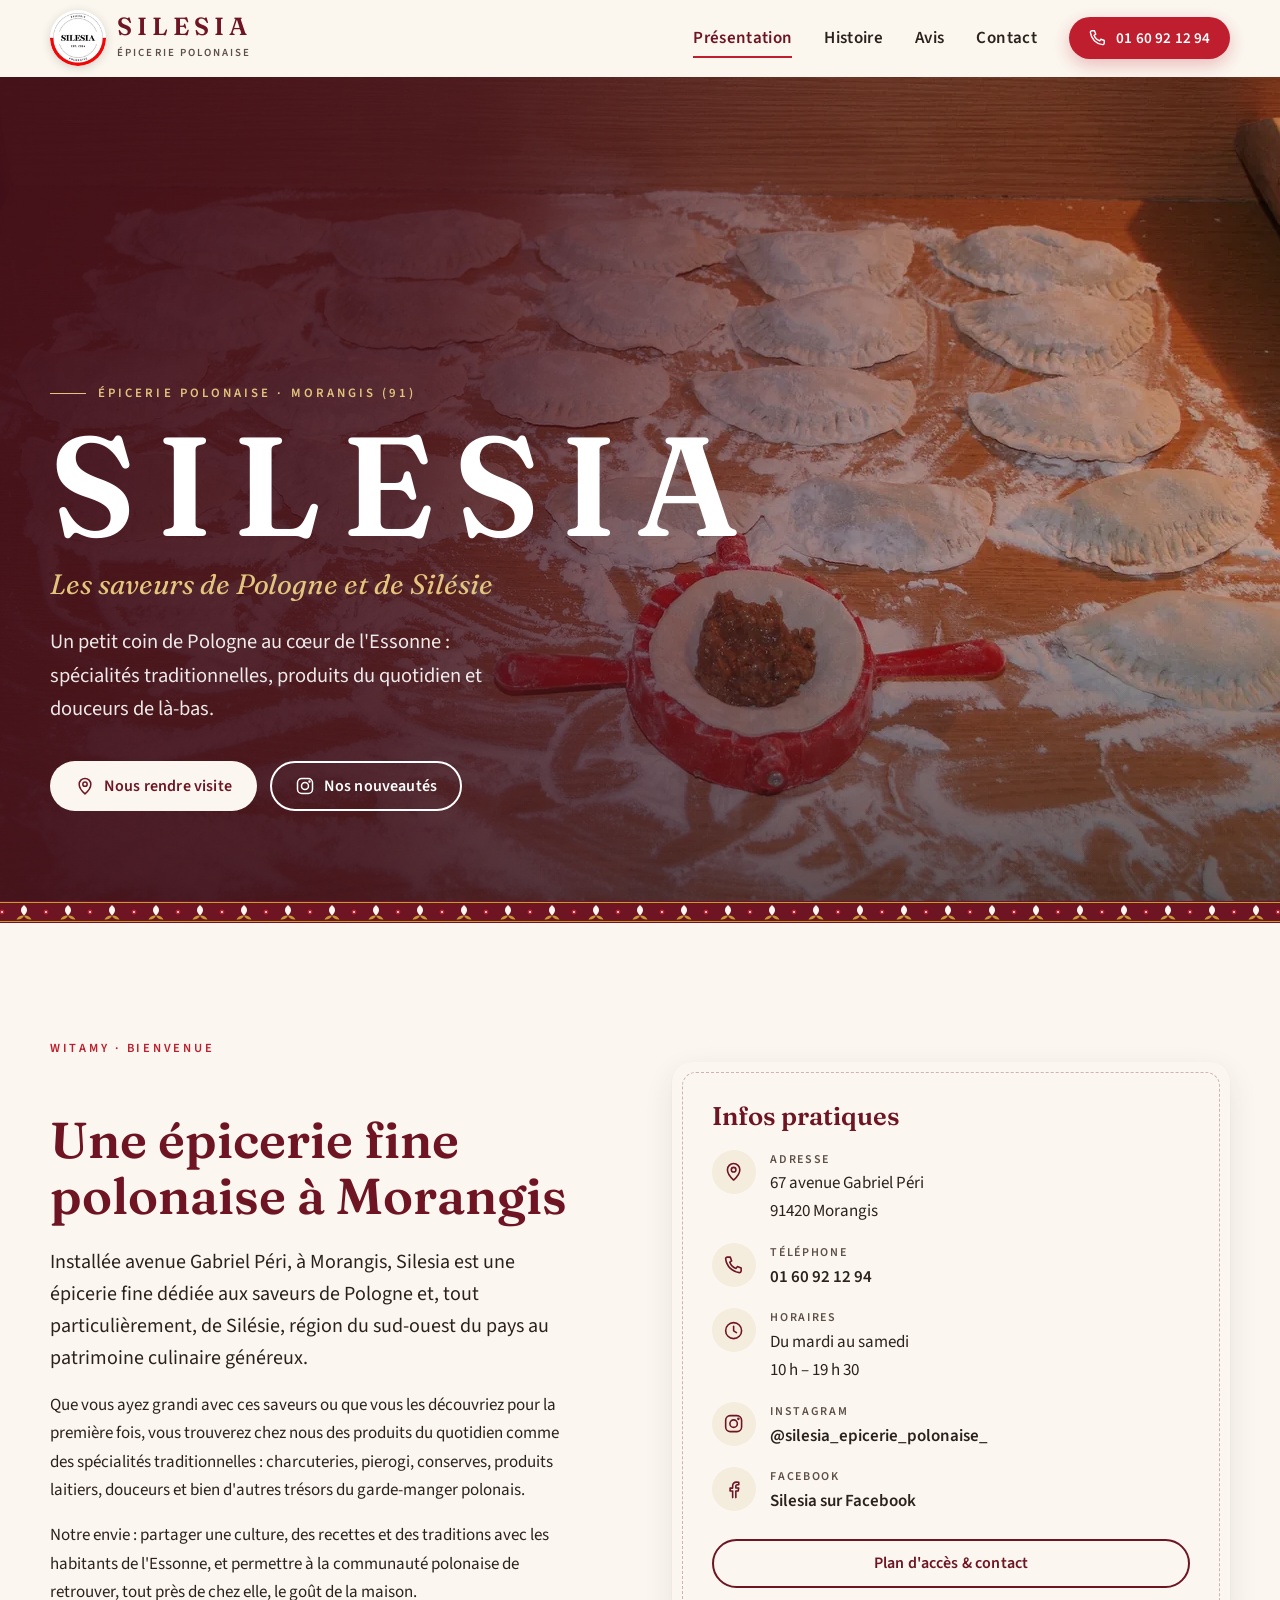
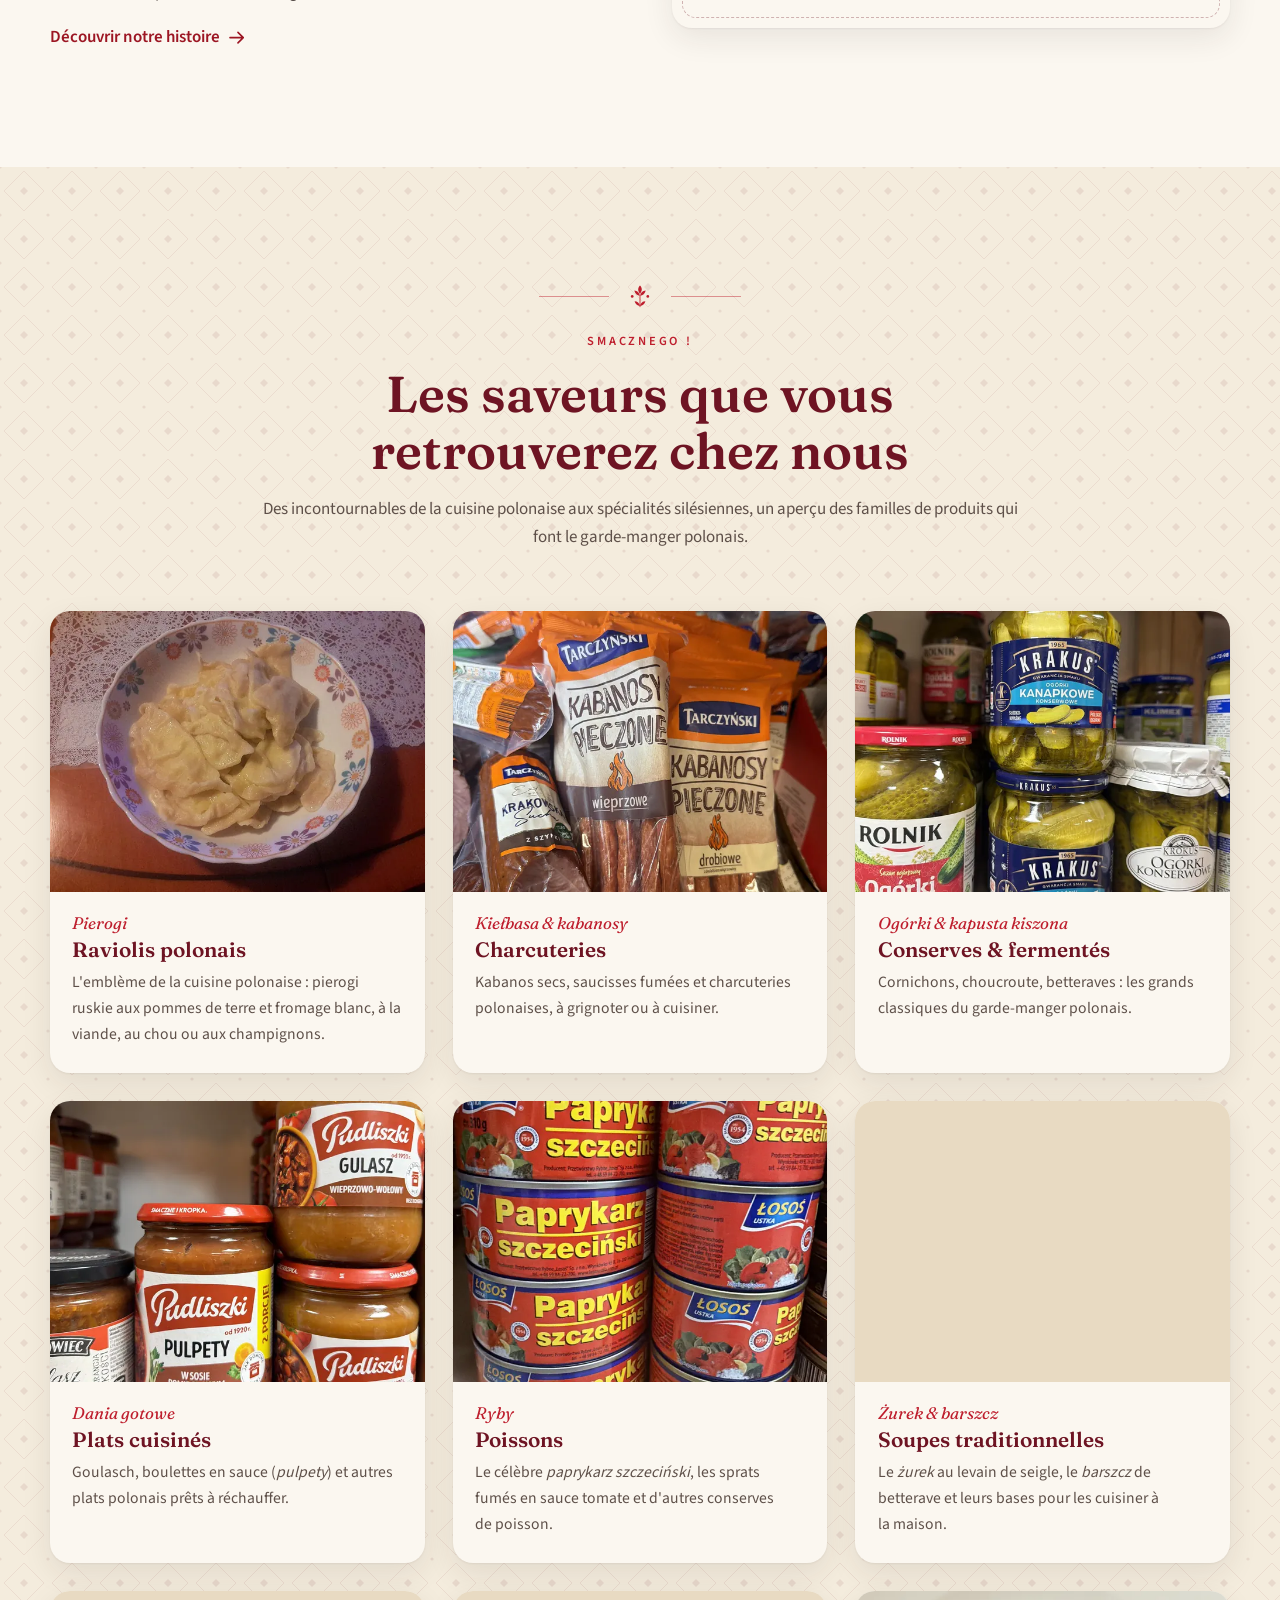
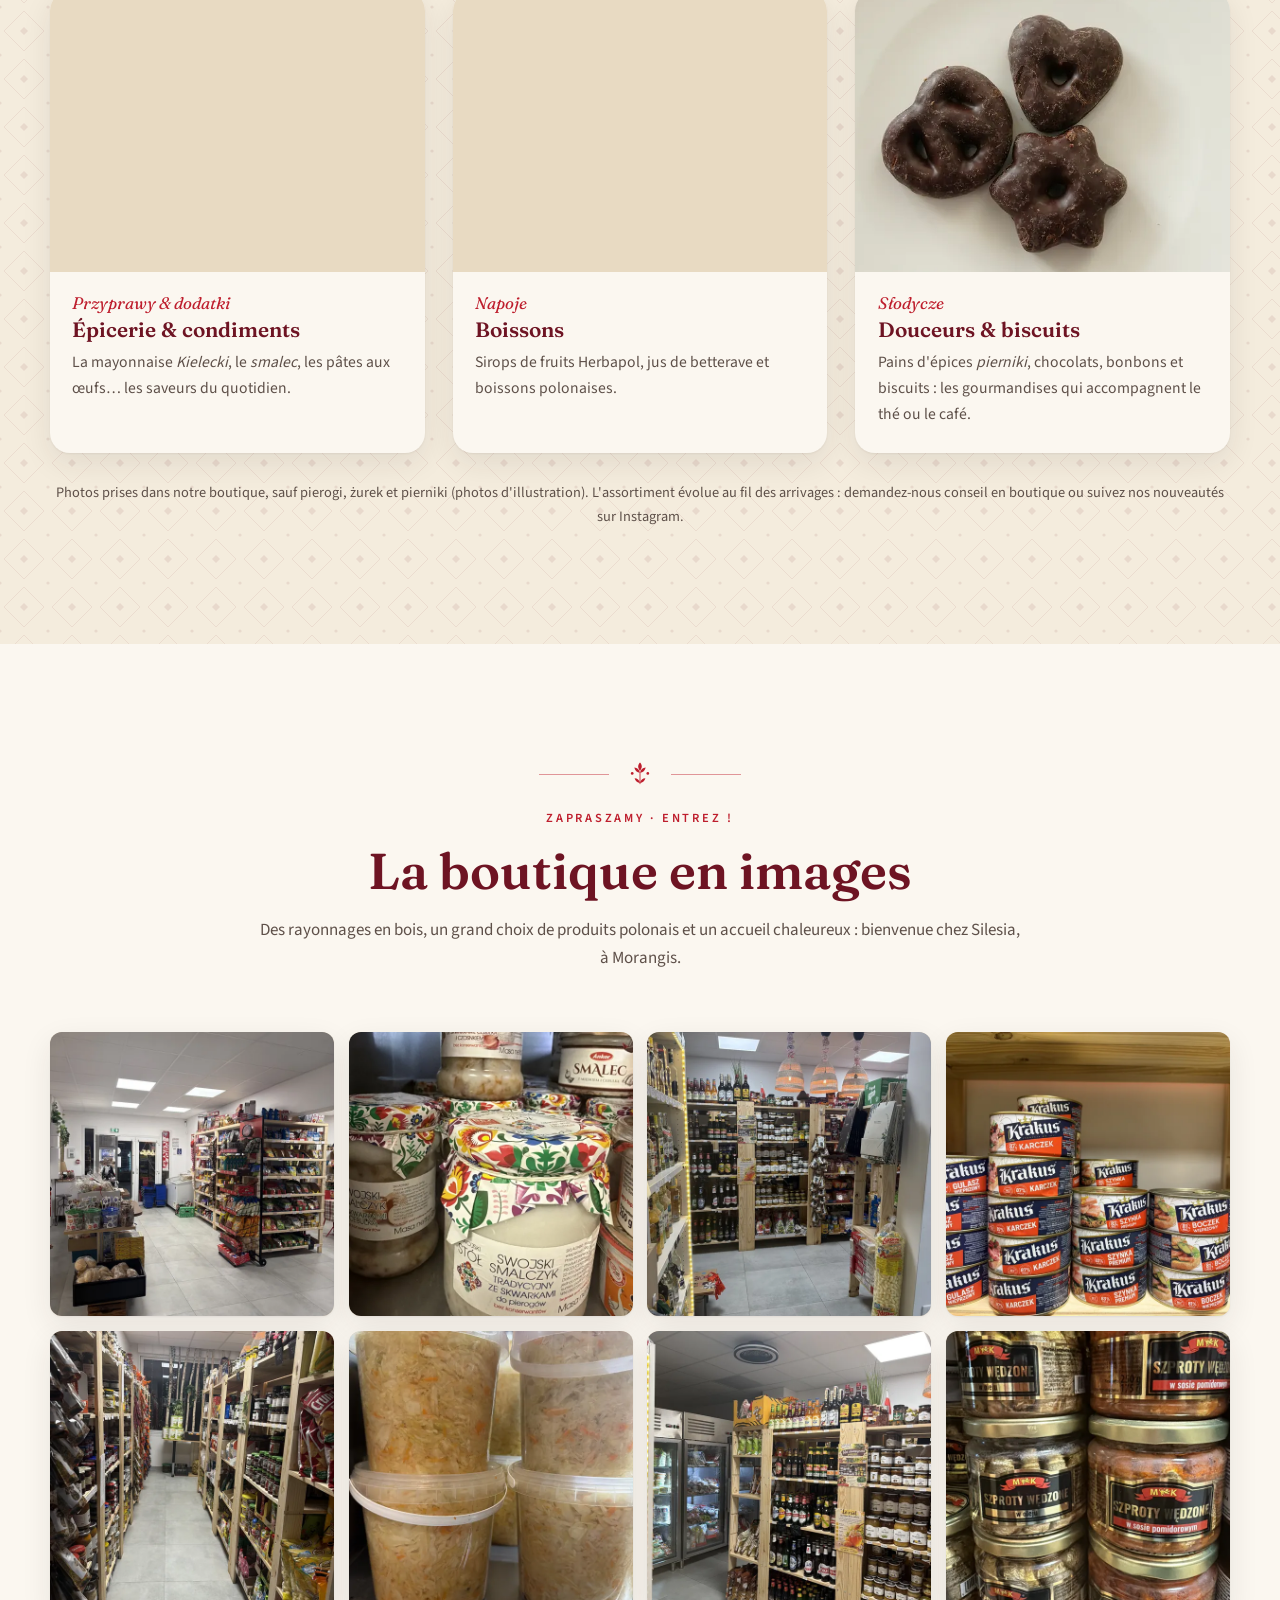
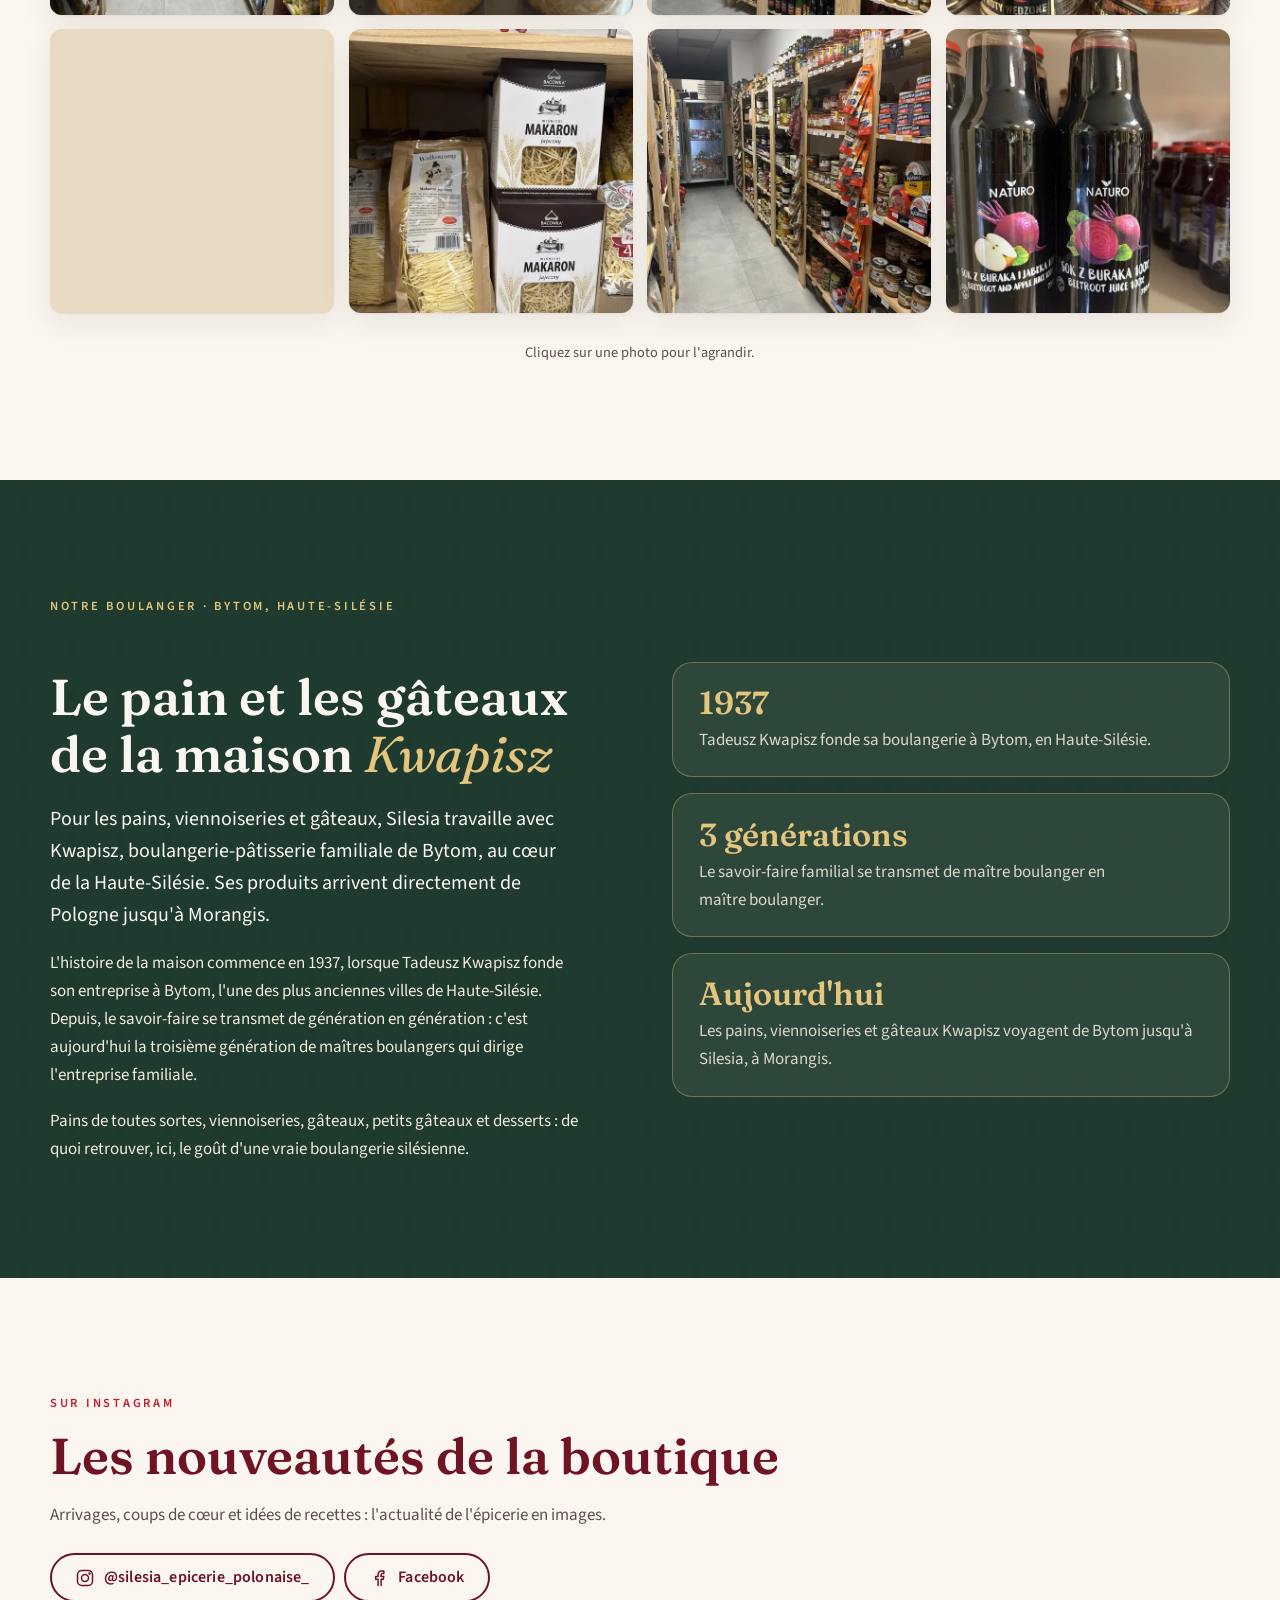
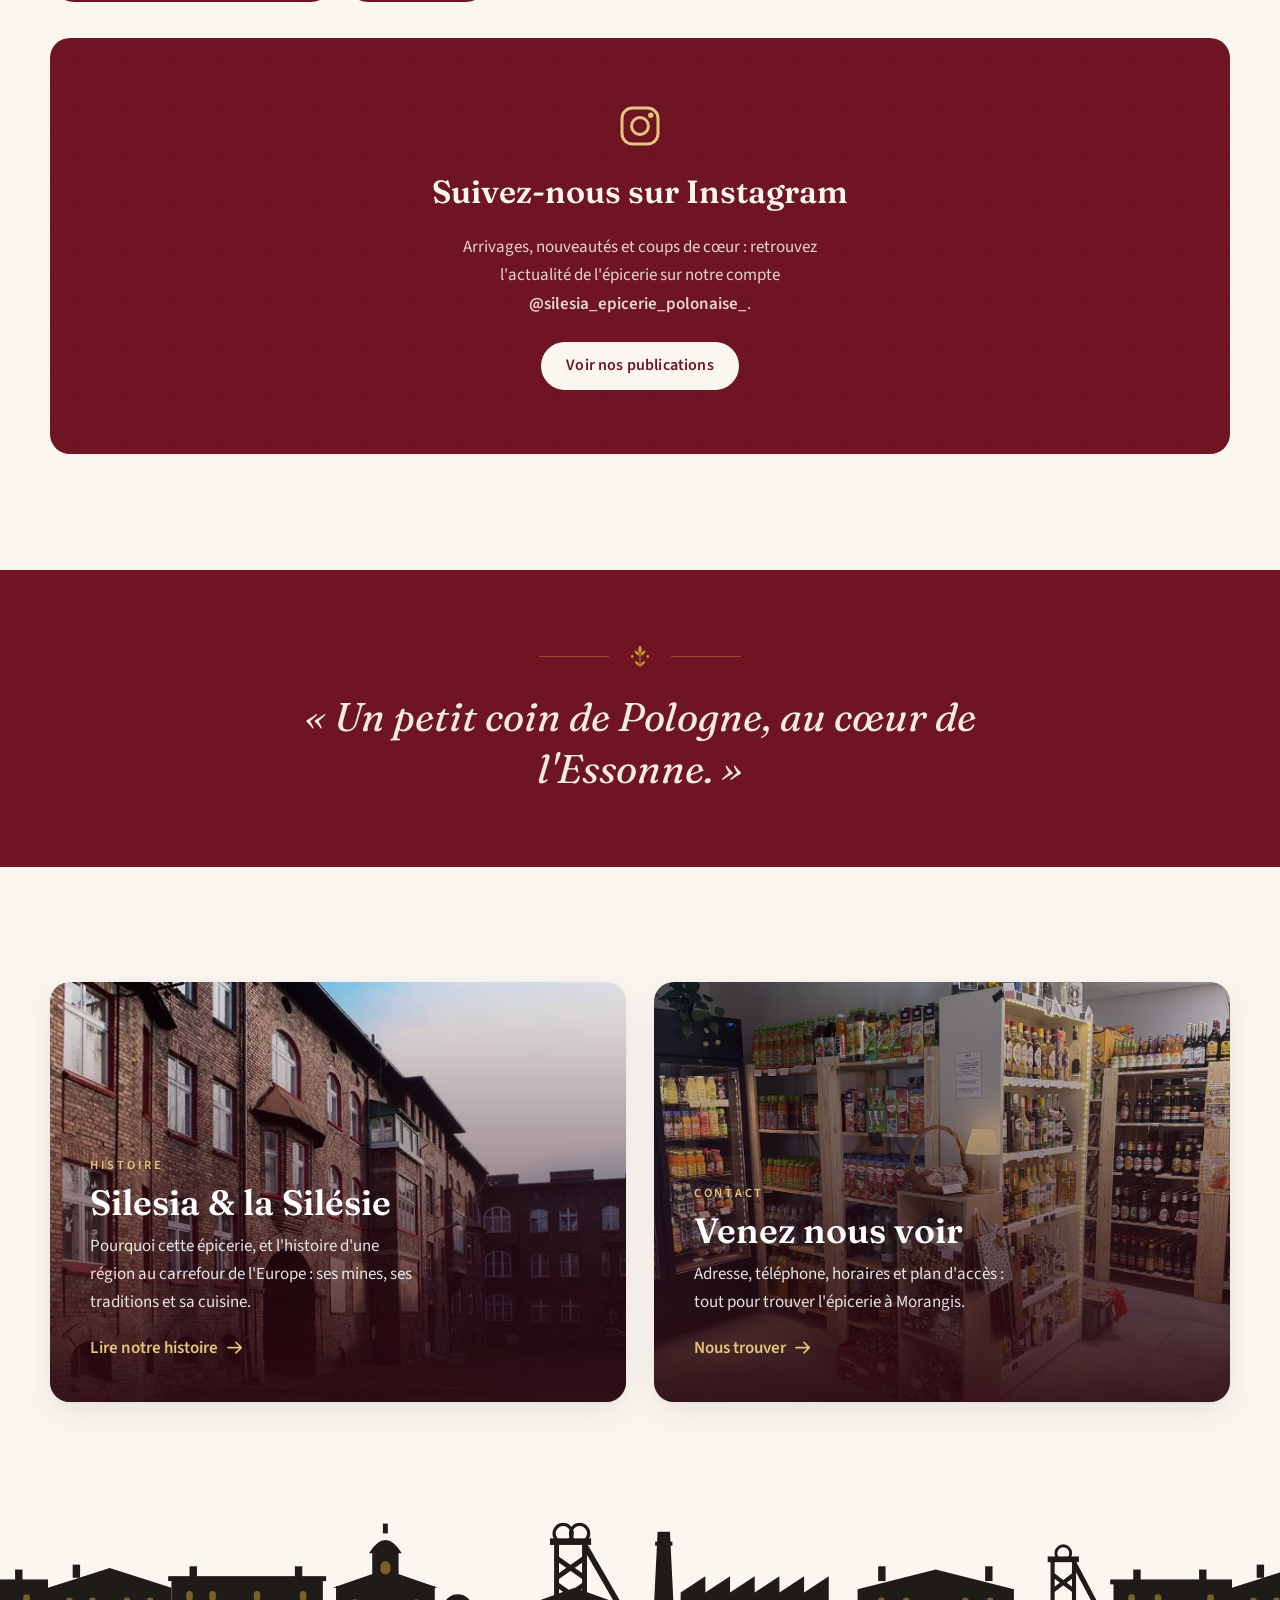
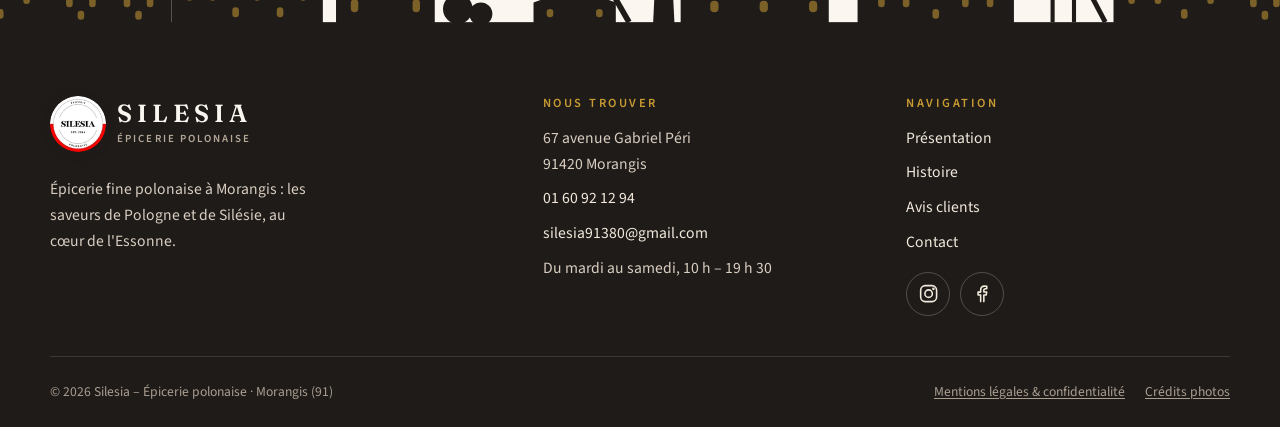
<file: index.html>
<!doctype html>
<html lang="fr">
<head>
  <meta charset="utf-8">
  <meta name="viewport" content="width=device-width, initial-scale=1">
  <title>Silesia – Épicerie polonaise à Morangis (91) | Produits polonais et silésiens</title>
  <meta name="description" content="Silesia, épicerie fine polonaise à Morangis (Essonne) : pierogi, charcuteries, kabanos, conserves, plats cuisinés, pains et gâteaux de Bytom, douceurs de Pologne et de Silésie. 67 avenue Gabriel Péri.">
  <link rel="canonical" href="https://SITE-URL/">
  <meta name="theme-color" content="#6E1423">
  <!-- Validation Google Search Console (ne pas supprimer) -->
  <meta name="google-site-verification" content="VaV1F73uS2Yorue4avq0N9XZgXknJYZbbEyVnaHCwKs" />
  <meta name="geo.region" content="FR-91">
  <meta name="geo.placename" content="Morangis">
  <meta name="geo.position" content="48.700933;2.32659">
  <meta name="ICBM" content="48.700933, 2.32659">

  <meta property="og:type" content="website">
  <meta property="og:locale" content="fr_FR">
  <meta property="og:site_name" content="Silesia – Épicerie polonaise">
  <meta property="og:title" content="Silesia – Épicerie polonaise à Morangis">
  <meta property="og:description" content="Les saveurs de Pologne et de Silésie au cœur de l'Essonne.">
  <meta property="og:url" content="https://SITE-URL/">
  <meta property="og:image" content="https://SITE-URL/assets/img/og-image.jpg">
  <meta property="og:image:width" content="1200">
  <meta property="og:image:height" content="630">
  <meta property="og:image:alt" content="Pierogi faits maison sur un plan de travail fariné">
  <meta name="twitter:card" content="summary_large_image">

  <link rel="icon" href="assets/img/favicon-48.png" sizes="48x48" type="image/png">
  <link rel="icon" href="assets/img/favicon-32.png" sizes="32x32" type="image/png">
  <link rel="apple-touch-icon" href="assets/img/apple-touch-icon.png">
  <link rel="manifest" href="site.webmanifest">
  <link rel="preload" href="assets/fonts/fraunces-latin-600-normal.woff2" as="font" type="font/woff2" crossorigin>
  <link rel="stylesheet" href="assets/css/style.css">
  <script>document.documentElement.classList.add("js")</script>
  <script src="assets/js/main.js" defer></script>

  <!-- Données structurées pour le référencement local (Google, Bing…).
       Les horaires et le téléphone doivent rester identiques à ceux affichés sur le site. -->
  <script type="application/ld+json">
  {
    "@context": "https://schema.org",
    "@type": "GroceryStore",
    "@id": "https://SITE-URL/#epicerie",
    "name": "Silesia – Épicerie polonaise",
    "alternateName": "Épicerie Silesia",
    "description": "Épicerie fine polonaise à Morangis (Essonne) : spécialités et produits traditionnels de Pologne et de Silésie.",
    "url": "https://SITE-URL/",
    "image": "https://SITE-URL/assets/img/og-image.jpg",
    "logo": "https://SITE-URL/assets/img/icon-512.png",
    "foundingDate": "2024",
    "telephone": "+33160921294",
    "address": {
      "@type": "PostalAddress",
      "streetAddress": "67 avenue Gabriel Péri",
      "postalCode": "91420",
      "addressLocality": "Morangis",
      "addressRegion": "Essonne",
      "addressCountry": "FR"
    },
    "geo": { "@type": "GeoCoordinates", "latitude": 48.700933, "longitude": 2.32659 },
    "openingHoursSpecification": [
      { "@type": "OpeningHoursSpecification", "dayOfWeek": ["Tuesday", "Wednesday", "Thursday", "Friday", "Saturday"], "opens": "10:00", "closes": "19:30" }
    ],
    "areaServed": ["Morangis", "Chilly-Mazarin", "Paray-Vieille-Poste", "Savigny-sur-Orge", "Athis-Mons", "Juvisy-sur-Orge", "Longjumeau", "Wissous", "Massy", "Essonne"],
    "email": "silesia91380@gmail.com",
    "sameAs": ["https://www.instagram.com/silesia_epicerie_polonaise_/", "https://www.facebook.com/p/Silesia-61571059755196/"]
  }
  </script>
</head>
<body>
  <!-- Bibliothèque d'icônes et d'ornements (réutilisés via <use href="#...">) -->
  <svg width="0" height="0" style="position:absolute" aria-hidden="true" focusable="false">
    <symbol id="fleur" viewBox="0 0 100 100">
      <g fill="currentColor">
        <rect x="48.6" y="44" width="2.8" height="40" rx="1.4"/>
        <path d="M50 80c-9-1-16-7-18-16 9 0 16 6 18 16zM50 80c9-1 16-7 18-16-9 0-16 6-18 16z"/>
        <path d="M50 12c7 7 9 16 0 28-9-12-7-21 0-28zM50 46c-10-1-17-8-19-18 10 0 17 7 19 18zM50 46c10-1 17-8 19-18-10 0-17 7-19 18z"/>
        <circle cx="24" cy="48" r="4.5"/><circle cx="76" cy="48" r="4.5"/>
      </g>
    </symbol>
    <symbol id="i-phone" viewBox="0 0 24 24"><path d="M5 3.5h3.2l1.6 4.3-2.1 1.4a11.5 11.5 0 0 0 7.1 7.1l1.4-2.1 4.3 1.6v3.2a2 2 0 0 1-2.1 2A17.5 17.5 0 0 1 3 5.6a2 2 0 0 1 2-2.1z"/></symbol>
    <symbol id="i-pin" viewBox="0 0 24 24"><path d="M12 21.5s-7-6.1-7-11.6a7 7 0 0 1 14 0c0 5.5-7 11.6-7 11.6z"/><circle cx="12" cy="9.8" r="2.6"/></symbol>
    <symbol id="i-clock" viewBox="0 0 24 24"><circle cx="12" cy="12" r="9"/><path d="M12 7v5.2l3.2 2"/></symbol>
    <symbol id="i-instagram" viewBox="0 0 24 24"><rect x="3" y="3" width="18" height="18" rx="5.2"/><circle cx="12" cy="12" r="4.2"/><circle cx="17.4" cy="6.6" r=".6" fill="currentColor"/></symbol>
    <symbol id="i-facebook" viewBox="0 0 24 24"><path d="M14.5 21v-7.5h2.7l.5-3.3h-3.2V8.3c0-.9.4-1.8 1.9-1.8h1.4V3.7s-1.3-.2-2.6-.2c-2.6 0-4.3 1.6-4.3 4.4v2.4H8v3.3h2.9V21"/></symbol>
    <symbol id="i-mail" viewBox="0 0 24 24"><rect x="3" y="5" width="18" height="14" rx="2.2"/><path d="m3.8 6.8 8.2 6.2 8.2-6.2"/></symbol>
    <symbol id="i-arrow" viewBox="0 0 24 24"><path d="M4.5 12h15M13.5 6l6 6-6 6"/></symbol>
    <symbol id="i-route" viewBox="0 0 24 24"><path d="M3.5 11 20.5 3.5 13 20.5l-2-7.5z"/></symbol>
  </svg>

  <a class="skip-link" href="#contenu">Aller au contenu</a>

  <!-- ===================== EN-TÊTE (identique sur toutes les pages) ===================== -->
  <header class="site-header" data-header>
    <div class="container header-inner">
      <a class="brand" href="./" aria-label="Silesia, épicerie polonaise – retour à l'accueil">
        <img class="brand__logo" src="assets/img/logo-silesia-96.webp" srcset="assets/img/logo-silesia-192.webp 2x" width="56" height="56" alt="">
        <span><span class="brand__name">SILESIA</span><span class="brand__sub">Épicerie polonaise</span></span>
      </a>
      <button class="nav-toggle" type="button" aria-expanded="false" aria-controls="site-nav" data-nav-toggle>
        <span class="nav-toggle__bars" aria-hidden="true"></span><span class="visually-hidden">Ouvrir le menu</span>
      </button>
      <nav class="site-nav" id="site-nav" aria-label="Navigation principale" data-nav>
        <ul class="nav-list">
          <li><a class="nav-link" href="./" aria-current="page">Présentation</a></li>
          <li><a class="nav-link" href="histoire.html">Histoire</a></li>
          <li><a class="nav-link" href="avis.html">Avis</a></li>
          <li><a class="nav-link" href="contact.html">Contact</a></li>
        </ul>
        <!-- TÉLÉPHONE -->
        <a class="btn btn--primary btn--sm nav-call" href="tel:+33160921294"><svg class="icon" aria-hidden="true"><use href="#i-phone"/></svg>01 60 92 12 94</a>
      </nav>
    </div>
  </header>

  <main id="contenu">
    <!-- ===================== HÉROS ===================== -->
    <section class="hero" aria-labelledby="titre-accueil">
      <img class="hero__img" src="assets/img/hero-pierogi-1280.webp"
           srcset="assets/img/hero-pierogi-640.webp 640w, assets/img/hero-pierogi-1280.webp 1280w, assets/img/hero-pierogi-1920.webp 1920w"
           sizes="100vw" width="1920" height="1278" alt="" fetchpriority="high" decoding="async">
      <div class="container">
        <div class="hero__content">
          <p class="hero__eyebrow">Épicerie polonaise · Morangis (91)</p>
          <h1 class="hero__title" id="titre-accueil">SILESIA<span class="hero__title-sub">Les saveurs de Pologne et de Silésie</span></h1>
          <p class="hero__lead">Un petit coin de Pologne au cœur de l'Essonne : spécialités traditionnelles, produits du quotidien et douceurs de là-bas.</p>
          <div class="hero__actions">
            <a class="btn btn--light" href="contact.html"><svg class="icon" aria-hidden="true"><use href="#i-pin"/></svg>Nous rendre visite</a>
            <a class="btn btn--ghost" href="#instagram"><svg class="icon" aria-hidden="true"><use href="#i-instagram"/></svg>Nos nouveautés</a>
          </div>
        </div>
      </div>
    </section>
    <div class="ribbon" aria-hidden="true"></div>

    <!-- ===================== BIENVENUE ===================== -->
    <section class="section" aria-labelledby="titre-bienvenue">
      <div class="container grid-2">
        <div class="prose" data-reveal>
          <span class="eyebrow">Witamy · Bienvenue</span>
          <h2 id="titre-bienvenue">Une épicerie fine polonaise à Morangis</h2>
          <p class="lead">Installée avenue Gabriel Péri, à Morangis, Silesia est une épicerie fine dédiée aux saveurs de Pologne et, tout particulièrement, de Silésie, région du sud-ouest du pays au patrimoine culinaire généreux.</p>
          <p>Que vous ayez grandi avec ces saveurs ou que vous les découvriez pour la première fois, vous trouverez chez nous des produits du quotidien comme des spécialités traditionnelles : charcuteries, pierogi, conserves, produits laitiers, douceurs et bien d'autres trésors du garde-manger polonais.</p>
          <p>Notre envie : partager une culture, des recettes et des traditions avec les habitants de l'Essonne, et permettre à la communauté polonaise de retrouver, tout près de chez elle, le goût de la maison.</p>
          <p><a class="link-arrow" href="histoire.html">Découvrir notre histoire <svg class="icon" aria-hidden="true"><use href="#i-arrow"/></svg></a></p>
        </div>

        <aside class="info-panel" aria-labelledby="titre-infos" data-reveal data-reveal-delay="1">
          <h3 id="titre-infos">Infos pratiques</h3>
          <ul class="info-list">
            <li class="info-item">
              <span class="info-item__icon"><svg class="icon" aria-hidden="true"><use href="#i-pin"/></svg></span>
              <span><span class="info-item__label">Adresse</span>67 avenue Gabriel Péri<br>91420 Morangis</span>
            </li>
            <li class="info-item">
              <span class="info-item__icon"><svg class="icon" aria-hidden="true"><use href="#i-phone"/></svg></span>
              <!-- TÉLÉPHONE -->
              <span><span class="info-item__label">Téléphone</span><a href="tel:+33160921294">01 60 92 12 94</a></span>
            </li>
            <li class="info-item">
              <span class="info-item__icon"><svg class="icon" aria-hidden="true"><use href="#i-clock"/></svg></span>
              <!-- HORAIRES -->
              <span><span class="info-item__label">Horaires</span>Du mardi au samedi<br>10 h – 19 h 30</span>
            </li>
            <li class="info-item">
              <span class="info-item__icon"><svg class="icon" aria-hidden="true"><use href="#i-instagram"/></svg></span>
              <span><span class="info-item__label">Instagram</span><a href="https://www.instagram.com/silesia_epicerie_polonaise_/" rel="noopener" target="_blank">@silesia_epicerie_polonaise_</a></span>
            </li>
            <li class="info-item">
              <span class="info-item__icon"><svg class="icon" aria-hidden="true"><use href="#i-facebook"/></svg></span>
              <!-- FACEBOOK -->
              <span><span class="info-item__label">Facebook</span><a href="https://www.facebook.com/p/Silesia-61571059755196/" rel="noopener" target="_blank">Silesia sur Facebook</a></span>
            </li>
          </ul>
          <p style="margin-top:1.5rem"><a class="btn btn--outline btn--block" href="contact.html">Plan d'accès &amp; contact</a></p>
        </aside>
      </div>
    </section>

    <!-- ===================== SPÉCIALITÉS ===================== -->
    <section class="section section--cream pattern-bg" aria-labelledby="titre-specialites">
      <div class="container">
        <div class="section-head" data-reveal>
          <div class="ornament" aria-hidden="true"><svg><use href="#fleur"/></svg></div>
          <span class="eyebrow">Smacznego !</span>
          <h2 id="titre-specialites">Les saveurs que vous retrouverez chez nous</h2>
          <p class="muted">Des incontournables de la cuisine polonaise aux spécialités silésiennes, un aperçu des familles de produits qui font le garde-manger polonais.</p>
        </div>

        <ul class="cards" role="list">
          <li class="card" data-reveal>
            <div class="card__media"><img src="assets/img/pierogi-640.webp" width="640" height="480" loading="lazy" decoding="async" alt="Assiette de pierogi, raviolis polonais"></div>
            <div class="card__body">
              <span class="card__pl" lang="pl">Pierogi</span>
              <h3>Raviolis polonais</h3>
              <p>L'emblème de la cuisine polonaise : pierogi ruskie aux pommes de terre et fromage blanc, à la viande, au chou ou aux champignons.</p>
            </div>
          </li>
          <li class="card" data-reveal data-reveal-delay="1">
            <div class="card__media"><img src="assets/img/boutique/carte-kabanosy-640.webp" srcset="assets/img/boutique/carte-kabanosy-640.webp 640w, assets/img/boutique/carte-kabanosy-1280.webp 1280w" sizes="(min-width: 1180px) 380px, (min-width: 560px) 50vw, 100vw" width="640" height="480" loading="lazy" decoding="async" alt="Sachets de kabanos Tarczyński dans un rayon de l'épicerie Silesia"></div>
            <div class="card__body">
              <span class="card__pl" lang="pl">Kiełbasa &amp; kabanosy</span>
              <h3>Charcuteries</h3>
              <p>Kabanos secs, saucisses fumées et charcuteries polonaises, à grignoter ou à cuisiner.</p>
            </div>
          </li>
          <li class="card" data-reveal data-reveal-delay="2">
            <div class="card__media"><img src="assets/img/boutique/carte-ogorki-640.webp" srcset="assets/img/boutique/carte-ogorki-640.webp 640w, assets/img/boutique/carte-ogorki-1280.webp 1280w" sizes="(min-width: 1180px) 380px, (min-width: 560px) 50vw, 100vw" width="640" height="480" loading="lazy" decoding="async" alt="Bocaux de cornichons polonais Krakus et Rolnik en rayon"></div>
            <div class="card__body">
              <span class="card__pl" lang="pl">Ogórki &amp; kapusta kiszona</span>
              <h3>Conserves &amp; fermentés</h3>
              <p>Cornichons, choucroute, betteraves : les grands classiques du garde-manger polonais.</p>
            </div>
          </li>
          <li class="card" data-reveal>
            <div class="card__media"><img src="assets/img/boutique/carte-gulasz-640.webp" srcset="assets/img/boutique/carte-gulasz-640.webp 640w, assets/img/boutique/carte-gulasz-1280.webp 1280w" sizes="(min-width: 1180px) 380px, (min-width: 560px) 50vw, 100vw" width="640" height="480" loading="lazy" decoding="async" alt="Bocaux de goulasch et de boulettes en sauce Pudliszki"></div>
            <div class="card__body">
              <span class="card__pl" lang="pl">Dania gotowe</span>
              <h3>Plats cuisinés</h3>
              <p>Goulasch, boulettes en sauce (<i lang="pl">pulpety</i>) et autres plats polonais prêts à réchauffer.</p>
            </div>
          </li>
          <li class="card" data-reveal data-reveal-delay="1">
            <div class="card__media"><img src="assets/img/boutique/carte-paprykarz-640.webp" srcset="assets/img/boutique/carte-paprykarz-640.webp 640w, assets/img/boutique/carte-paprykarz-1280.webp 1280w" sizes="(min-width: 1180px) 380px, (min-width: 560px) 50vw, 100vw" width="640" height="480" loading="lazy" decoding="async" alt="Boîtes de paprykarz szczeciński empilées en rayon"></div>
            <div class="card__body">
              <span class="card__pl" lang="pl">Ryby</span>
              <h3>Poissons</h3>
              <p>Le célèbre <i lang="pl">paprykarz szczeciński</i>, les sprats fumés en sauce tomate et d'autres conserves de poisson.</p>
            </div>
          </li>
          <li class="card" data-reveal data-reveal-delay="2">
            <div class="card__media"><img src="assets/img/zurek-640.webp" srcset="assets/img/zurek-640.webp 640w, assets/img/zurek-1280.webp 1280w" sizes="(min-width: 1180px) 380px, (min-width: 560px) 50vw, 100vw" width="640" height="444" loading="lazy" decoding="async" alt="Bol de żurek, soupe polonaise au levain de seigle"></div>
            <div class="card__body">
              <span class="card__pl" lang="pl">Żurek &amp; barszcz</span>
              <h3>Soupes traditionnelles</h3>
              <p>Le <i lang="pl">żurek</i> au levain de seigle, le <i lang="pl">barszcz</i> de betterave et leurs bases pour les cuisiner à la maison.</p>
            </div>
          </li>
          <li class="card" data-reveal>
            <div class="card__media"><img src="assets/img/boutique/carte-majonez-640.webp" srcset="assets/img/boutique/carte-majonez-640.webp 640w, assets/img/boutique/carte-majonez-1280.webp 1280w" sizes="(min-width: 1180px) 380px, (min-width: 560px) 50vw, 100vw" width="640" height="480" loading="lazy" decoding="async" alt="Bocal de mayonnaise Majonez Kielecki"></div>
            <div class="card__body">
              <span class="card__pl" lang="pl">Przyprawy &amp; dodatki</span>
              <h3>Épicerie &amp; condiments</h3>
              <p>La mayonnaise <i lang="pl">Kielecki</i>, le <i lang="pl">smalec</i>, les pâtes aux œufs… les saveurs du quotidien.</p>
            </div>
          </li>
          <li class="card" data-reveal data-reveal-delay="1">
            <div class="card__media"><img src="assets/img/boutique/carte-syropy-640.webp" srcset="assets/img/boutique/carte-syropy-640.webp 640w, assets/img/boutique/carte-syropy-1280.webp 1280w" sizes="(min-width: 1180px) 380px, (min-width: 560px) 50vw, 100vw" width="640" height="480" loading="lazy" decoding="async" alt="Bouteilles de sirops de fruits Herbapol alignées sur une étagère"></div>
            <div class="card__body">
              <span class="card__pl" lang="pl">Napoje</span>
              <h3>Boissons</h3>
              <p>Sirops de fruits Herbapol, jus de betterave et boissons polonaises.</p>
            </div>
          </li>
          <li class="card" data-reveal data-reveal-delay="2">
            <div class="card__media"><img src="assets/img/pierniki-640.webp" srcset="assets/img/pierniki-640.webp 640w, assets/img/pierniki-1280.webp 1280w" sizes="(min-width: 1180px) 380px, (min-width: 560px) 50vw, 100vw" width="640" height="427" loading="lazy" decoding="async" alt="Pierniki, pains d'épices enrobés de chocolat"></div>
            <div class="card__body">
              <span class="card__pl" lang="pl">Słodycze</span>
              <h3>Douceurs &amp; biscuits</h3>
              <p>Pains d'épices <i lang="pl">pierniki</i>, chocolats, bonbons et biscuits : les gourmandises qui accompagnent le thé ou le café.</p>
            </div>
          </li>
        </ul>
        <p class="cards-note">Photos prises dans notre boutique, sauf pierogi, żurek et pierniki (photos d'illustration). L'assortiment évolue au fil des arrivages : demandez-nous conseil en boutique ou suivez nos nouveautés sur Instagram.</p>
      </div>
    </section>

    <!-- ===================== LA BOUTIQUE EN IMAGES (photos de l'épicerie) ===================== -->
    <section class="section" aria-labelledby="titre-boutique">
      <div class="container">
        <div class="section-head" data-reveal>
          <div class="ornament" aria-hidden="true"><svg><use href="#fleur"/></svg></div>
          <span class="eyebrow">Zapraszamy · Entrez !</span>
          <h2 id="titre-boutique">La boutique en images</h2>
          <p class="muted">Des rayonnages en bois, un grand choix de produits polonais et un accueil chaleureux : bienvenue chez Silesia, à Morangis.</p>
        </div>
        <ul class="photo-grid" role="list" data-reveal>
          <li><a class="photo-grid__item" href="assets/img/boutique/boutique-entree-1280.webp" data-lightbox><img src="assets/img/boutique/boutique-entree-carre.webp" width="600" height="600" loading="lazy" decoding="async" alt="Vue d'ensemble de l'épicerie Silesia : rayonnages et étals à l'entrée de la boutique"></a></li>
          <li><a class="photo-grid__item" href="assets/img/boutique/smalczyk-1280.webp" data-lightbox><img src="assets/img/boutique/smalczyk-carre.webp" width="600" height="600" loading="lazy" decoding="async" alt="Bocaux de smalczyk traditionnel, couvercle en tissu à motifs folkloriques"></a></li>
          <li><a class="photo-grid__item" href="assets/img/boutique/boutique-rayons-1280.webp" data-lightbox><img src="assets/img/boutique/boutique-rayons-carre.webp" width="600" height="600" loading="lazy" decoding="async" alt="Rayonnages de bocaux, de bouteilles et de conserves polonaises, sous des suspensions en osier"></a></li>
          <li><a class="photo-grid__item" href="assets/img/boutique/krakus-1280.webp" data-lightbox><img src="assets/img/boutique/krakus-carre.webp" width="600" height="600" loading="lazy" decoding="async" alt="Conserves de viande Krakus empilées sur une étagère"></a></li>
          <li><a class="photo-grid__item" href="assets/img/boutique/boutique-allee-1280.webp" data-lightbox><img src="assets/img/boutique/boutique-allee-carre.webp" width="600" height="600" loading="lazy" decoding="async" alt="Allée bordée d'étagères en bois remplies de produits polonais"></a></li>
          <li><a class="photo-grid__item" href="assets/img/boutique/kapusta-1280.webp" data-lightbox><img src="assets/img/boutique/kapusta-carre.webp" width="600" height="600" loading="lazy" decoding="async" alt="Pots de choucroute polonaise (kapusta kiszona)"></a></li>
          <li><a class="photo-grid__item" href="assets/img/boutique/boutique-epicerie-1280.webp" data-lightbox><img src="assets/img/boutique/boutique-epicerie-carre.webp" width="600" height="600" loading="lazy" decoding="async" alt="Étagères de bocaux, de sauces et de boissons à côté des vitrines réfrigérées"></a></li>
          <li><a class="photo-grid__item" href="assets/img/boutique/szproty-1280.webp" data-lightbox><img src="assets/img/boutique/szproty-carre.webp" width="600" height="600" loading="lazy" decoding="async" alt="Bocaux de sprats fumés en sauce (szproty wędzone)"></a></li>
          <li><a class="photo-grid__item" href="assets/img/boutique/boutique-douceurs-1280.webp" data-lightbox><img src="assets/img/boutique/boutique-douceurs-carre.webp" width="600" height="600" loading="lazy" decoding="async" alt="Rayon de biscuits, de bonbons et de douceurs polonaises"></a></li>
          <li><a class="photo-grid__item" href="assets/img/boutique/makaron-1280.webp" data-lightbox><img src="assets/img/boutique/makaron-carre.webp" width="600" height="600" loading="lazy" decoding="async" alt="Sachets de pâtes aux œufs polonaises (makaron)"></a></li>
          <li><a class="photo-grid__item" href="assets/img/boutique/boutique-conserves-1280.webp" data-lightbox><img src="assets/img/boutique/boutique-conserves-carre.webp" width="600" height="600" loading="lazy" decoding="async" alt="Allée de conserves, de bocaux et de produits d'épicerie polonaise"></a></li>
          <li><a class="photo-grid__item" href="assets/img/boutique/sok-buraczany-1280.webp" data-lightbox><img src="assets/img/boutique/sok-buraczany-carre.webp" width="600" height="600" loading="lazy" decoding="async" alt="Bouteilles de jus de betterave Naturo"></a></li>
        </ul>
        <p class="cards-note">Cliquez sur une photo pour l'agrandir.</p>
      </div>
    </section>

    <!-- Visionneuse photo (s'ouvre au clic sur une photo de la galerie) -->
    <dialog class="lightbox" data-lightbox-dialog aria-label="Photo agrandie">
      <figure class="lightbox__figure">
        <img class="lightbox__img" alt="">
        <figcaption class="lightbox__caption"></figcaption>
      </figure>
      <button class="lightbox__btn lightbox__close" type="button" data-lightbox-close aria-label="Fermer">×</button>
      <button class="lightbox__btn lightbox__prev" type="button" data-lightbox-prev aria-label="Photo précédente">‹</button>
      <button class="lightbox__btn lightbox__next" type="button" data-lightbox-next aria-label="Photo suivante">›</button>
    </dialog>

    <!-- ===================== NOTRE BOULANGER : KWAPISZ (Bytom) =====================
         Sources : annuaires professionnels Orły Piekarnictwa / Orły Branży Spożywczej. -->
    <section class="section section--green kwapisz" id="kwapisz" aria-labelledby="titre-kwapisz">
      <div class="container grid-2">
        <div class="prose" data-reveal>
          <span class="eyebrow">Notre boulanger · Bytom, Haute-Silésie</span>
          <h2 id="titre-kwapisz">Le pain et les gâteaux de la maison <span class="title-pl">Kwapisz</span></h2>
          <p class="lead">Pour les pains, viennoiseries et gâteaux, Silesia travaille avec Kwapisz, boulangerie-pâtisserie familiale de Bytom, au cœur de la Haute-Silésie. Ses produits arrivent directement de Pologne jusqu'à Morangis.</p>
          <p>L'histoire de la maison commence en 1937, lorsque Tadeusz Kwapisz fonde son entreprise à Bytom, l'une des plus anciennes villes de Haute-Silésie. Depuis, le savoir-faire se transmet de génération en génération : c'est aujourd'hui la troisième génération de maîtres boulangers qui dirige l'entreprise familiale.</p>
          <p>Pains de toutes sortes, viennoiseries, gâteaux, petits gâteaux et desserts : de quoi retrouver, ici, le goût d'une vraie boulangerie silésienne.</p>
        </div>
        <ol class="kw-steps" role="list" data-reveal data-reveal-delay="1">
          <li><span class="kw-steps__key">1937</span><p>Tadeusz Kwapisz fonde sa boulangerie à Bytom, en Haute-Silésie.</p></li>
          <li><span class="kw-steps__key">3 générations</span><p>Le savoir-faire familial se transmet de maître boulanger en maître boulanger.</p></li>
          <li><span class="kw-steps__key">Aujourd'hui</span><p>Les pains, viennoiseries et gâteaux Kwapisz voyagent de Bytom jusqu'à Silesia, à Morangis.</p></li>
        </ol>
      </div>
    </section>

    <!-- ===================== INSTAGRAM =====================
         Le contenu entre les deux marqueurs INSTAGRAM est généré automatiquement
         par scripts/instagram_sync.py (voir GUIDE.md). Ne modifiez pas cette zone à la main. -->
    <section class="section" id="instagram" aria-labelledby="titre-instagram">
      <div class="container">
        <div class="insta-head" data-reveal>
          <div class="section-head">
            <span class="eyebrow">Sur Instagram</span>
            <h2 id="titre-instagram">Les nouveautés de la boutique</h2>
            <p class="muted">Arrivages, coups de cœur et idées de recettes : l'actualité de l'épicerie en images.</p>
          </div>
          <div class="insta-head__links">
            <a class="btn btn--outline" href="https://www.instagram.com/silesia_epicerie_polonaise_/" target="_blank" rel="noopener"><svg class="icon" aria-hidden="true"><use href="#i-instagram"/></svg>@silesia_epicerie_polonaise_</a>
            <a class="btn btn--outline" href="https://www.facebook.com/p/Silesia-61571059755196/" target="_blank" rel="noopener"><svg class="icon" aria-hidden="true"><use href="#i-facebook"/></svg>Facebook</a>
          </div>
        </div>
<!-- INSTAGRAM:DEBUT -->
        <div class="insta-cta" data-reveal>
          <svg class="icon" aria-hidden="true"><use href="#i-instagram"/></svg>
          <h3>Suivez-nous sur Instagram</h3>
          <p>Arrivages, nouveautés et coups de cœur : retrouvez l'actualité de l'épicerie sur notre compte <strong>@silesia_epicerie_polonaise_</strong>.</p>
          <a class="btn btn--light" href="https://www.instagram.com/silesia_epicerie_polonaise_/" target="_blank" rel="noopener">Voir nos publications</a>
        </div>
<!-- INSTAGRAM:FIN -->
      </div>
    </section>

    <!-- ===================== CITATION ===================== -->
    <section class="section section--tight section--burgundy quote-band" aria-label="Notre devise">
      <div class="container" data-reveal>
        <div class="ornament" aria-hidden="true"><svg><use href="#fleur"/></svg></div>
        <p>« Un petit coin de Pologne, au cœur de l'Essonne. »</p>
      </div>
    </section>

    <!-- ===================== RACCOURCIS ===================== -->
    <section class="section" aria-label="Pour aller plus loin">
      <div class="container duo">
        <a class="teaser" href="histoire.html" data-reveal>
          <img src="assets/img/familoki-640.webp" srcset="assets/img/familoki-640.webp 640w, assets/img/familoki-1280.webp 1280w" sizes="(min-width: 760px) 50vw, 100vw" width="640" height="415" loading="lazy" decoding="async" alt="">
          <span class="eyebrow">Histoire</span>
          <h3>Silesia &amp; la Silésie</h3>
          <p>Pourquoi cette épicerie, et l'histoire d'une région au carrefour de l'Europe : ses mines, ses traditions et sa cuisine.</p>
          <span class="link-arrow">Lire notre histoire <svg class="icon" aria-hidden="true"><use href="#i-arrow"/></svg></span>
        </a>
        <a class="teaser" href="contact.html" data-reveal data-reveal-delay="1">
          <img src="assets/img/boutique/boutique-vue-1280.webp" width="1280" height="1707" loading="lazy" decoding="async" alt="">
          <span class="eyebrow">Contact</span>
          <h3>Venez nous voir</h3>
          <p>Adresse, téléphone, horaires et plan d'accès : tout pour trouver l'épicerie à Morangis.</p>
          <span class="link-arrow">Nous trouver <svg class="icon" aria-hidden="true"><use href="#i-arrow"/></svg></span>
        </a>
      </div>
    </section>
  </main>

  <!-- ===================== PIED DE PAGE (identique sur toutes les pages) ===================== -->
  <footer class="site-footer">
    <div class="footer-skyline" aria-hidden="true"></div>
    <div class="footer-body">
      <div class="container">
        <div class="footer-grid">
          <div class="footer-brand">
            <a class="brand" href="./" aria-label="Silesia – accueil">
              <img class="brand__logo" src="assets/img/logo-silesia-96.webp" srcset="assets/img/logo-silesia-192.webp 2x" width="56" height="56" alt="">
              <span><span class="brand__name">SILESIA</span><span class="brand__sub">Épicerie polonaise</span></span>
            </a>
            <p>Épicerie fine polonaise à Morangis : les saveurs de Pologne et de Silésie, au cœur de l'Essonne.</p>
          </div>
          <div>
            <h2 class="footer-title">Nous trouver</h2>
            <ul class="footer-list">
              <li>67 avenue Gabriel Péri<br>91420 Morangis</li>
              <!-- TÉLÉPHONE -->
              <li><a href="tel:+33160921294">01 60 92 12 94</a></li>
              <!-- E-MAIL -->
              <li><a href="mailto:silesia91380@gmail.com">silesia91380@gmail.com</a></li>
              <!-- HORAIRES -->
              <li>Du mardi au samedi, 10 h – 19 h 30</li>
            </ul>
          </div>
          <div>
            <h2 class="footer-title">Navigation</h2>
            <ul class="footer-list">
              <li><a href="./">Présentation</a></li>
              <li><a href="histoire.html">Histoire</a></li>
              <li><a href="avis.html">Avis clients</a></li>
              <li><a href="contact.html">Contact</a></li>
            </ul>
            <ul class="footer-social">
              <li><a href="https://www.instagram.com/silesia_epicerie_polonaise_/" target="_blank" rel="noopener" aria-label="Instagram de Silesia"><svg class="icon" aria-hidden="true"><use href="#i-instagram"/></svg></a></li>
              <!-- FACEBOOK -->
              <li><a href="https://www.facebook.com/p/Silesia-61571059755196/" target="_blank" rel="noopener" aria-label="Facebook de Silesia"><svg class="icon" aria-hidden="true"><use href="#i-facebook"/></svg></a></li>
            </ul>
          </div>
        </div>
        <div class="footer-bottom">
          <p>© <span data-year>2026</span> Silesia – Épicerie polonaise · Morangis (91)</p>
          <ul>
            <li><a href="mentions-legales.html">Mentions légales &amp; confidentialité</a></li>
            <li><a href="mentions-legales.html#credits">Crédits photos</a></li>
          </ul>
        </div>
      </div>
    </div>
  </footer>
</body>
</html>
</file>
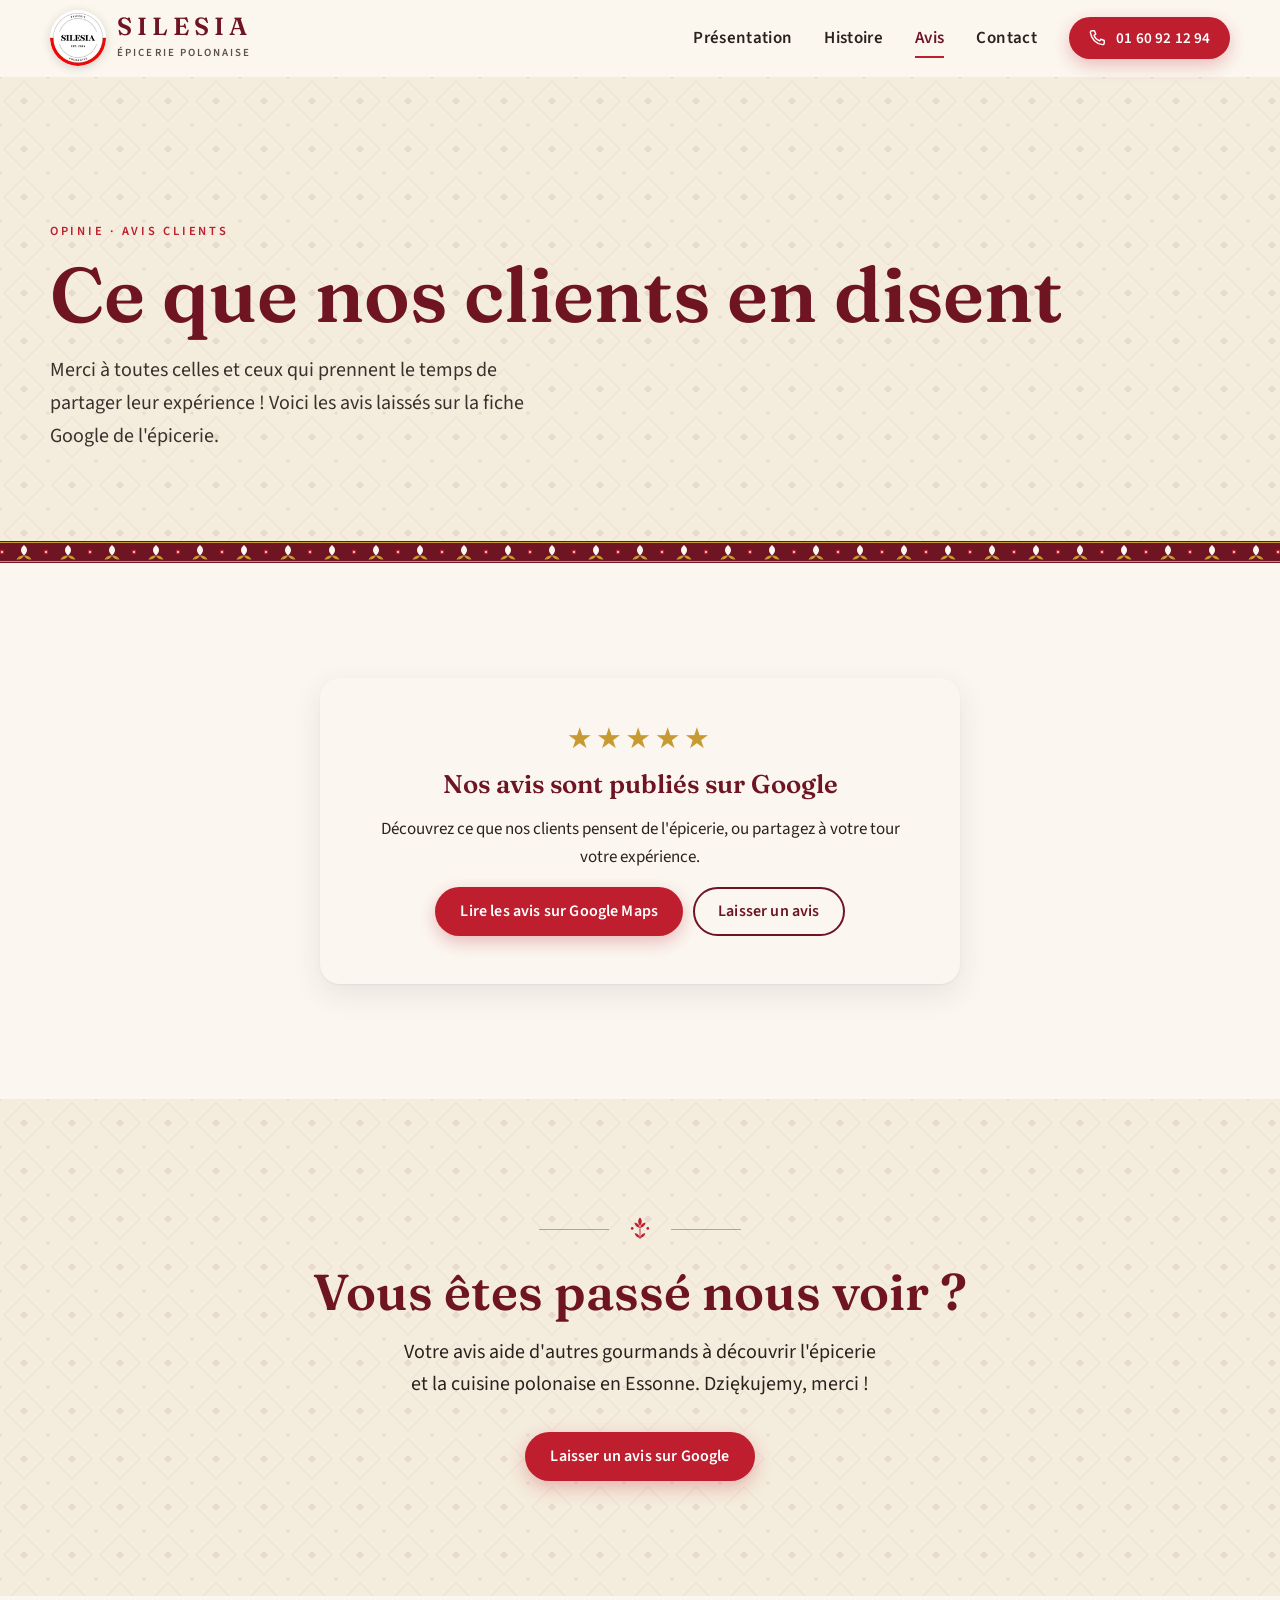
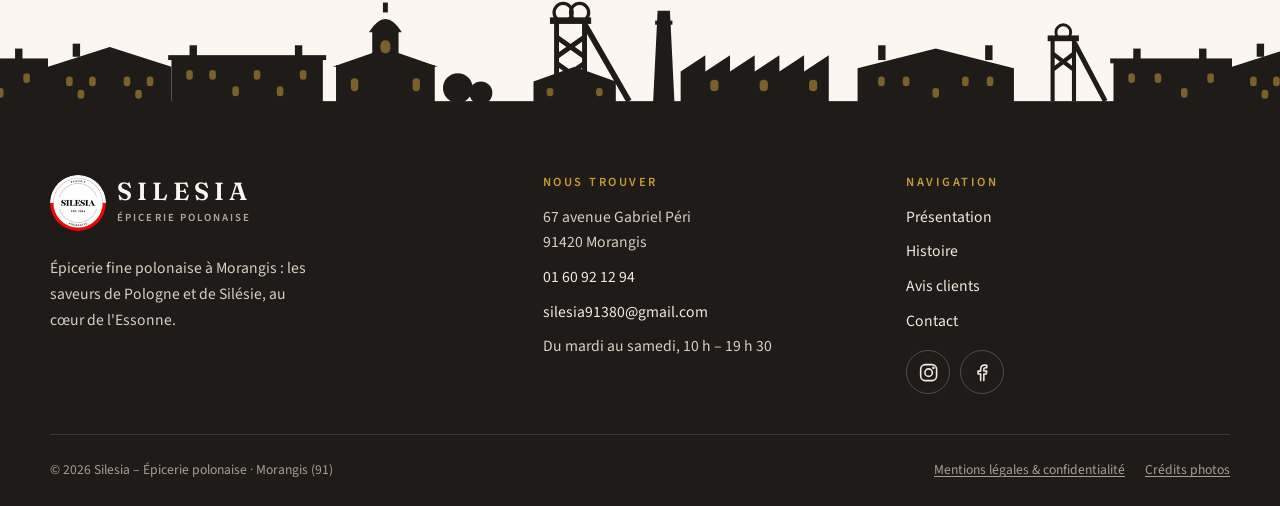
<file: avis.html>
<!doctype html>
<html lang="fr">
<head>
  <meta charset="utf-8">
  <meta name="viewport" content="width=device-width, initial-scale=1">
  <title>Avis clients | Silesia – Épicerie polonaise à Morangis</title>
  <meta name="description" content="Les avis Google des clients de Silesia, épicerie polonaise à Morangis (Essonne), mis à jour en direct. Partagez à votre tour votre expérience !">
  <link rel="canonical" href="https://SITE-URL/avis.html">
  <meta name="theme-color" content="#6E1423">

  <meta property="og:type" content="website">
  <meta property="og:locale" content="fr_FR">
  <meta property="og:site_name" content="Silesia – Épicerie polonaise">
  <meta property="og:title" content="Avis clients – Silesia, épicerie polonaise à Morangis">
  <meta property="og:description" content="Ce que nos clients disent de l'épicerie Silesia.">
  <meta property="og:url" content="https://SITE-URL/avis.html">
  <meta property="og:image" content="https://SITE-URL/assets/img/og-image.jpg">
  <meta property="og:image:width" content="1200">
  <meta property="og:image:height" content="630">
  <meta name="twitter:card" content="summary_large_image">

  <link rel="icon" href="assets/img/favicon-48.png" sizes="48x48" type="image/png">
  <link rel="icon" href="assets/img/favicon-32.png" sizes="32x32" type="image/png">
  <link rel="apple-touch-icon" href="assets/img/apple-touch-icon.png">
  <link rel="manifest" href="site.webmanifest">
  <link rel="preload" href="assets/fonts/fraunces-latin-600-normal.woff2" as="font" type="font/woff2" crossorigin>
  <link rel="stylesheet" href="assets/css/style.css">
  <script>document.documentElement.classList.add("js")</script>
  <script src="assets/js/main.js" defer></script>
  <script src="assets/js/avis.js" defer></script>
</head>
<body>
  <svg width="0" height="0" style="position:absolute" aria-hidden="true" focusable="false">
    <symbol id="fleur" viewBox="0 0 100 100">
      <g fill="currentColor">
        <rect x="48.6" y="44" width="2.8" height="40" rx="1.4"/>
        <path d="M50 80c-9-1-16-7-18-16 9 0 16 6 18 16zM50 80c9-1 16-7 18-16-9 0-16 6-18 16z"/>
        <path d="M50 12c7 7 9 16 0 28-9-12-7-21 0-28zM50 46c-10-1-17-8-19-18 10 0 17 7 19 18zM50 46c10-1 17-8 19-18-10 0-17 7-19 18z"/>
        <circle cx="24" cy="48" r="4.5"/><circle cx="76" cy="48" r="4.5"/>
      </g>
    </symbol>
    <symbol id="i-phone" viewBox="0 0 24 24"><path d="M5 3.5h3.2l1.6 4.3-2.1 1.4a11.5 11.5 0 0 0 7.1 7.1l1.4-2.1 4.3 1.6v3.2a2 2 0 0 1-2.1 2A17.5 17.5 0 0 1 3 5.6a2 2 0 0 1 2-2.1z"/></symbol>
    <symbol id="i-pin" viewBox="0 0 24 24"><path d="M12 21.5s-7-6.1-7-11.6a7 7 0 0 1 14 0c0 5.5-7 11.6-7 11.6z"/><circle cx="12" cy="9.8" r="2.6"/></symbol>
    <symbol id="i-clock" viewBox="0 0 24 24"><circle cx="12" cy="12" r="9"/><path d="M12 7v5.2l3.2 2"/></symbol>
    <symbol id="i-instagram" viewBox="0 0 24 24"><rect x="3" y="3" width="18" height="18" rx="5.2"/><circle cx="12" cy="12" r="4.2"/><circle cx="17.4" cy="6.6" r=".6" fill="currentColor"/></symbol>
    <symbol id="i-facebook" viewBox="0 0 24 24"><path d="M14.5 21v-7.5h2.7l.5-3.3h-3.2V8.3c0-.9.4-1.8 1.9-1.8h1.4V3.7s-1.3-.2-2.6-.2c-2.6 0-4.3 1.6-4.3 4.4v2.4H8v3.3h2.9V21"/></symbol>
    <symbol id="i-mail" viewBox="0 0 24 24"><rect x="3" y="5" width="18" height="14" rx="2.2"/><path d="m3.8 6.8 8.2 6.2 8.2-6.2"/></symbol>
    <symbol id="i-arrow" viewBox="0 0 24 24"><path d="M4.5 12h15M13.5 6l6 6-6 6"/></symbol>
    <symbol id="i-route" viewBox="0 0 24 24"><path d="M3.5 11 20.5 3.5 13 20.5l-2-7.5z"/></symbol>
  </svg>

  <a class="skip-link" href="#contenu">Aller au contenu</a>

  <header class="site-header" data-header>
    <div class="container header-inner">
      <a class="brand" href="./" aria-label="Silesia, épicerie polonaise – retour à l'accueil">
        <img class="brand__logo" src="assets/img/logo-silesia-96.webp" srcset="assets/img/logo-silesia-192.webp 2x" width="56" height="56" alt="">
        <span><span class="brand__name">SILESIA</span><span class="brand__sub">Épicerie polonaise</span></span>
      </a>
      <button class="nav-toggle" type="button" aria-expanded="false" aria-controls="site-nav" data-nav-toggle>
        <span class="nav-toggle__bars" aria-hidden="true"></span><span class="visually-hidden">Ouvrir le menu</span>
      </button>
      <nav class="site-nav" id="site-nav" aria-label="Navigation principale" data-nav>
        <ul class="nav-list">
          <li><a class="nav-link" href="./">Présentation</a></li>
          <li><a class="nav-link" href="histoire.html">Histoire</a></li>
          <li><a class="nav-link" href="avis.html" aria-current="page">Avis</a></li>
          <li><a class="nav-link" href="contact.html">Contact</a></li>
        </ul>
        <!-- TÉLÉPHONE -->
        <a class="btn btn--primary btn--sm nav-call" href="tel:+33160921294"><svg class="icon" aria-hidden="true"><use href="#i-phone"/></svg>01 60 92 12 94</a>
      </nav>
    </div>
  </header>

  <main id="contenu">
    <section class="page-hero page-hero--plain" aria-labelledby="titre-page">
      <div class="container">
        <span class="eyebrow">Opinie · Avis clients</span>
        <h1 class="page-hero__title" id="titre-page">Ce que nos clients en disent</h1>
        <p class="page-hero__lead">Merci à toutes celles et ceux qui prennent le temps de partager leur expérience ! Voici les avis laissés sur la fiche Google de l'épicerie.</p>
      </div>
    </section>
    <div class="ribbon" aria-hidden="true"></div>

    <section class="section" aria-labelledby="titre-avis">
      <div class="container">
        <h2 class="visually-hidden" id="titre-avis">Avis Google</h2>
        <!-- ============ CONFIGURATION DES AVIS GOOGLE (voir GUIDE.md, partie 5) ============
             data-place-id : identifiant Google de la fiche de l'épicerie (« Place ID », commence souvent par ChIJ)
             data-api-key  : clé d'API Google Maps Platform, restreinte à l'adresse du site
             Tant que ces deux valeurs sont vides, la page affiche simplement des liens vers Google Maps.
             Les avis ne sont jamais copiés sur le site : ils sont lus en direct chez Google
             (obligation des conditions de Google), donc toujours à jour. -->
        <div class="reviews" data-reviews data-place-id="" data-api-key="">

          <div class="reviews-panel" data-reviews-state="fallback">
            <span class="stars stars--lg" style="--rating:5" aria-hidden="true"></span>
            <h3>Nos avis sont publiés sur Google</h3>
            <p>Découvrez ce que nos clients pensent de l'épicerie, ou partagez à votre tour votre expérience.</p>
            <div class="reviews-actions">
              <a class="btn btn--primary" href="https://www.google.com/maps/search/?api=1&amp;query=Silesia+%C3%A9picerie+polonaise+67+avenue+Gabriel+P%C3%A9ri+91420+Morangis" target="_blank" rel="noopener" data-review-maps>Lire les avis sur Google Maps</a>
              <a class="btn btn--outline" href="https://www.google.com/maps/search/?api=1&amp;query=Silesia+%C3%A9picerie+polonaise+67+avenue+Gabriel+P%C3%A9ri+91420+Morangis" target="_blank" rel="noopener" data-review-write>Laisser un avis</a>
            </div>
          </div>

          <div class="reviews-panel" data-reviews-state="consent" hidden>
            <span class="stars stars--lg" style="--rating:5" aria-hidden="true"></span>
            <h3>Afficher les avis Google</h3>
            <p>Les avis sont lus en direct sur Google, pour être toujours à jour. En les affichant, votre navigateur se connecte aux serveurs de Google (<a href="mentions-legales.html#confidentialite">en savoir plus</a>).</p>
            <button class="btn btn--primary" type="button" data-reviews-load>Afficher les avis Google</button>
            <label class="reviews-remember"><input type="checkbox" data-reviews-remember> Mémoriser mon choix sur cet appareil</label>
          </div>

          <div class="reviews-panel" data-reviews-state="loading" hidden>
            <p class="reviews-loading" role="status">Chargement des avis…</p>
          </div>

          <div class="reviews-panel" data-reviews-state="error" role="alert" hidden>
            <h3>Les avis n'ont pas pu être chargés</h3>
            <p>Vous pouvez les consulter directement sur Google Maps.</p>
            <div class="reviews-actions">
              <a class="btn btn--primary" href="https://www.google.com/maps/search/?api=1&amp;query=Silesia+%C3%A9picerie+polonaise+67+avenue+Gabriel+P%C3%A9ri+91420+Morangis" target="_blank" rel="noopener" data-review-maps>Voir les avis sur Google Maps</a>
            </div>
          </div>

          <div data-reviews-state="loaded" hidden>
            <div class="reviews-summary" data-reviews-summary></div>
            <ul class="reviews-list" role="list" data-reviews-list></ul>
            <p class="reviews-attribution">Avis fournis par <strong>Google Maps</strong>. Google les trie par pertinence et n'en transmet que 5 au maximum : retrouvez tous les avis sur <a href="https://www.google.com/maps/search/?api=1&amp;query=Silesia+%C3%A9picerie+polonaise+67+avenue+Gabriel+P%C3%A9ri+91420+Morangis" target="_blank" rel="noopener" data-review-maps>notre fiche Google</a>.</p>
            <p class="reviews-forget"><button class="link-button" type="button" data-reviews-forget hidden>Ne plus afficher automatiquement les avis Google sur cet appareil</button></p>
          </div>
        </div>
      </div>
    </section>

    <section class="section section--cream pattern-bg" aria-labelledby="titre-laisser-avis">
      <div class="container container--narrow center" data-reveal>
        <div class="ornament" aria-hidden="true"><svg><use href="#fleur"/></svg></div>
        <h2 id="titre-laisser-avis">Vous êtes passé nous voir ?</h2>
        <p class="lead" style="margin:1rem auto 2rem;max-width:48ch">Votre avis aide d'autres gourmands à découvrir l'épicerie et la cuisine polonaise en Essonne. <span lang="pl">Dziękujemy</span>, merci !</p>
        <a class="btn btn--primary" href="https://www.google.com/maps/search/?api=1&amp;query=Silesia+%C3%A9picerie+polonaise+67+avenue+Gabriel+P%C3%A9ri+91420+Morangis" target="_blank" rel="noopener" data-review-write>Laisser un avis sur Google</a>
      </div>
    </section>
  </main>

  <footer class="site-footer">
    <div class="footer-skyline" aria-hidden="true"></div>
    <div class="footer-body">
      <div class="container">
        <div class="footer-grid">
          <div class="footer-brand">
            <a class="brand" href="./" aria-label="Silesia – accueil">
              <img class="brand__logo" src="assets/img/logo-silesia-96.webp" srcset="assets/img/logo-silesia-192.webp 2x" width="56" height="56" alt="">
              <span><span class="brand__name">SILESIA</span><span class="brand__sub">Épicerie polonaise</span></span>
            </a>
            <p>Épicerie fine polonaise à Morangis : les saveurs de Pologne et de Silésie, au cœur de l'Essonne.</p>
          </div>
          <div>
            <h2 class="footer-title">Nous trouver</h2>
            <ul class="footer-list">
              <li>67 avenue Gabriel Péri<br>91420 Morangis</li>
              <!-- TÉLÉPHONE -->
              <li><a href="tel:+33160921294">01 60 92 12 94</a></li>
              <!-- E-MAIL -->
              <li><a href="mailto:silesia91380@gmail.com">silesia91380@gmail.com</a></li>
              <!-- HORAIRES -->
              <li>Du mardi au samedi, 10 h – 19 h 30</li>
            </ul>
          </div>
          <div>
            <h2 class="footer-title">Navigation</h2>
            <ul class="footer-list">
              <li><a href="./">Présentation</a></li>
              <li><a href="histoire.html">Histoire</a></li>
              <li><a href="avis.html">Avis clients</a></li>
              <li><a href="contact.html">Contact</a></li>
            </ul>
            <ul class="footer-social">
              <li><a href="https://www.instagram.com/silesia_epicerie_polonaise_/" target="_blank" rel="noopener" aria-label="Instagram de Silesia"><svg class="icon" aria-hidden="true"><use href="#i-instagram"/></svg></a></li>
              <!-- FACEBOOK -->
              <li><a href="https://www.facebook.com/p/Silesia-61571059755196/" target="_blank" rel="noopener" aria-label="Facebook de Silesia"><svg class="icon" aria-hidden="true"><use href="#i-facebook"/></svg></a></li>
            </ul>
          </div>
        </div>
        <div class="footer-bottom">
          <p>© <span data-year>2026</span> Silesia – Épicerie polonaise · Morangis (91)</p>
          <ul>
            <li><a href="mentions-legales.html">Mentions légales &amp; confidentialité</a></li>
            <li><a href="mentions-legales.html#credits">Crédits photos</a></li>
          </ul>
        </div>
      </div>
    </div>
  </footer>
</body>
</html>
</file>
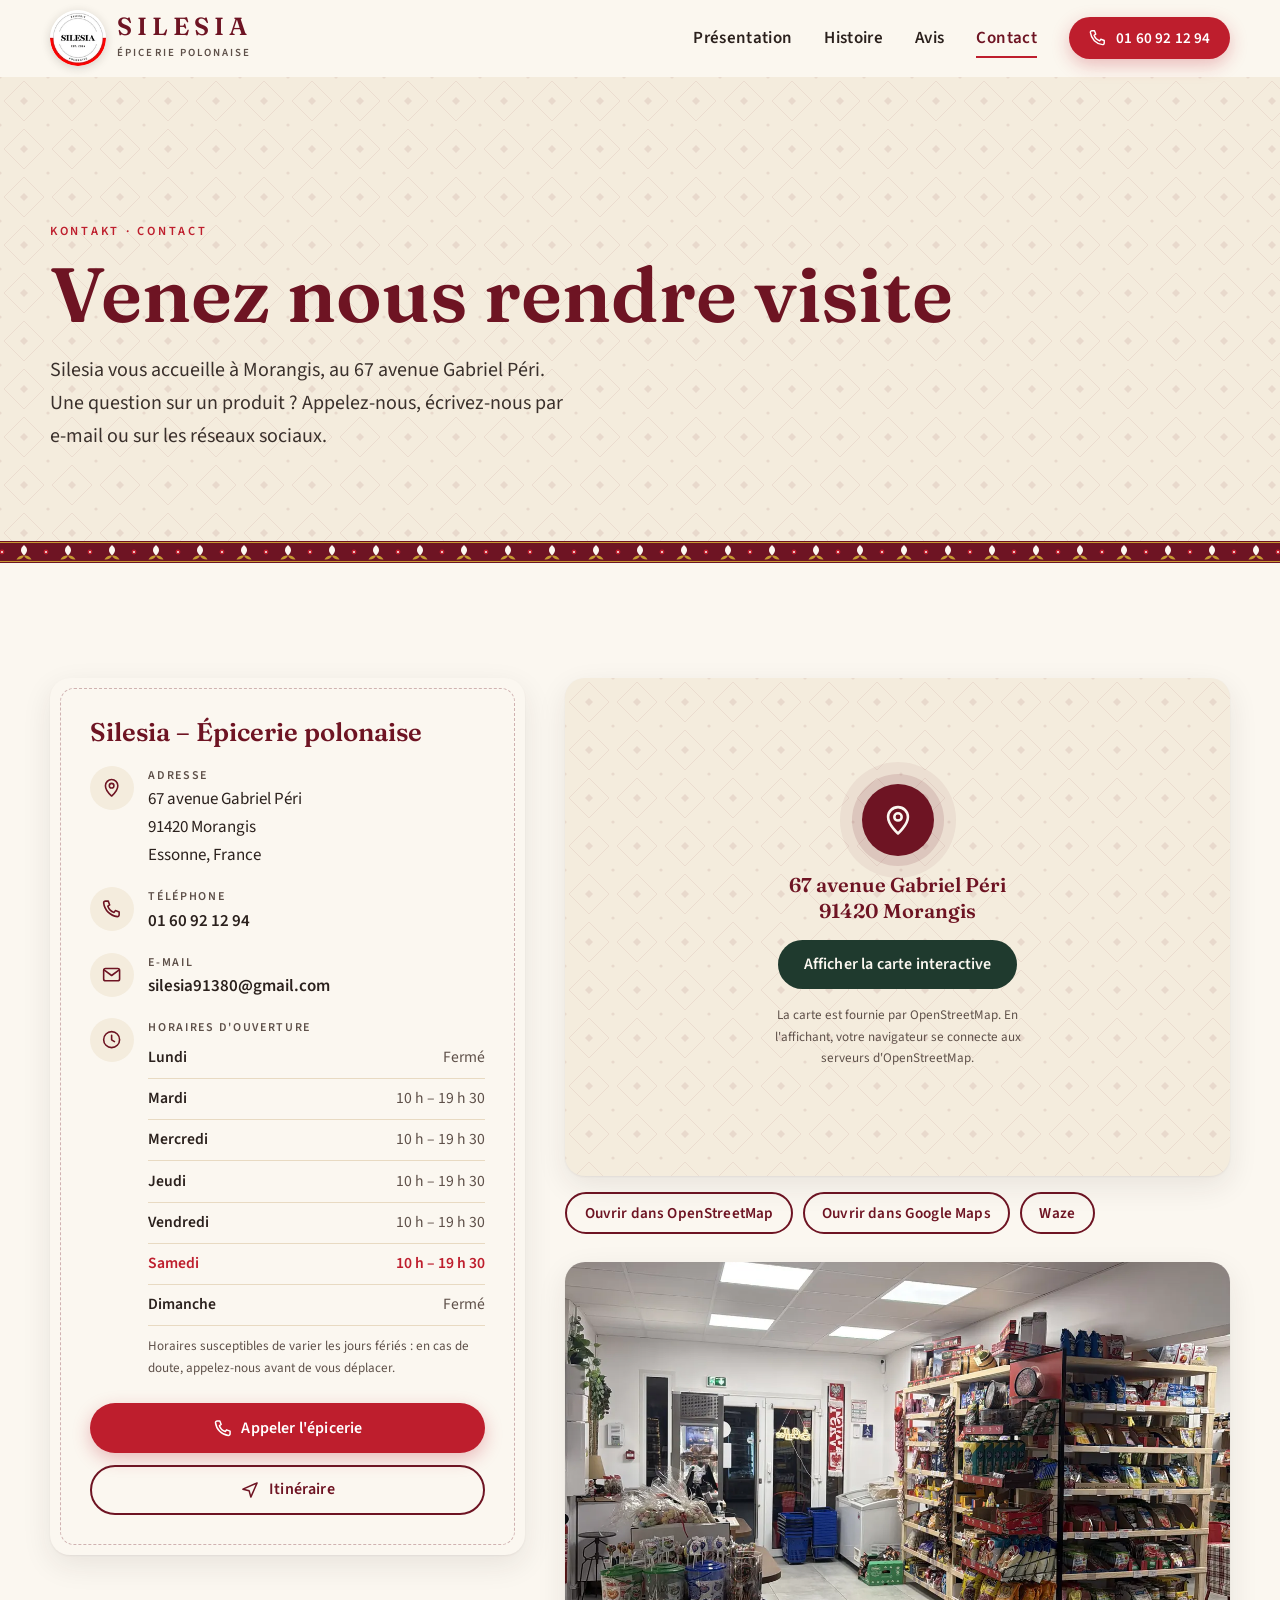
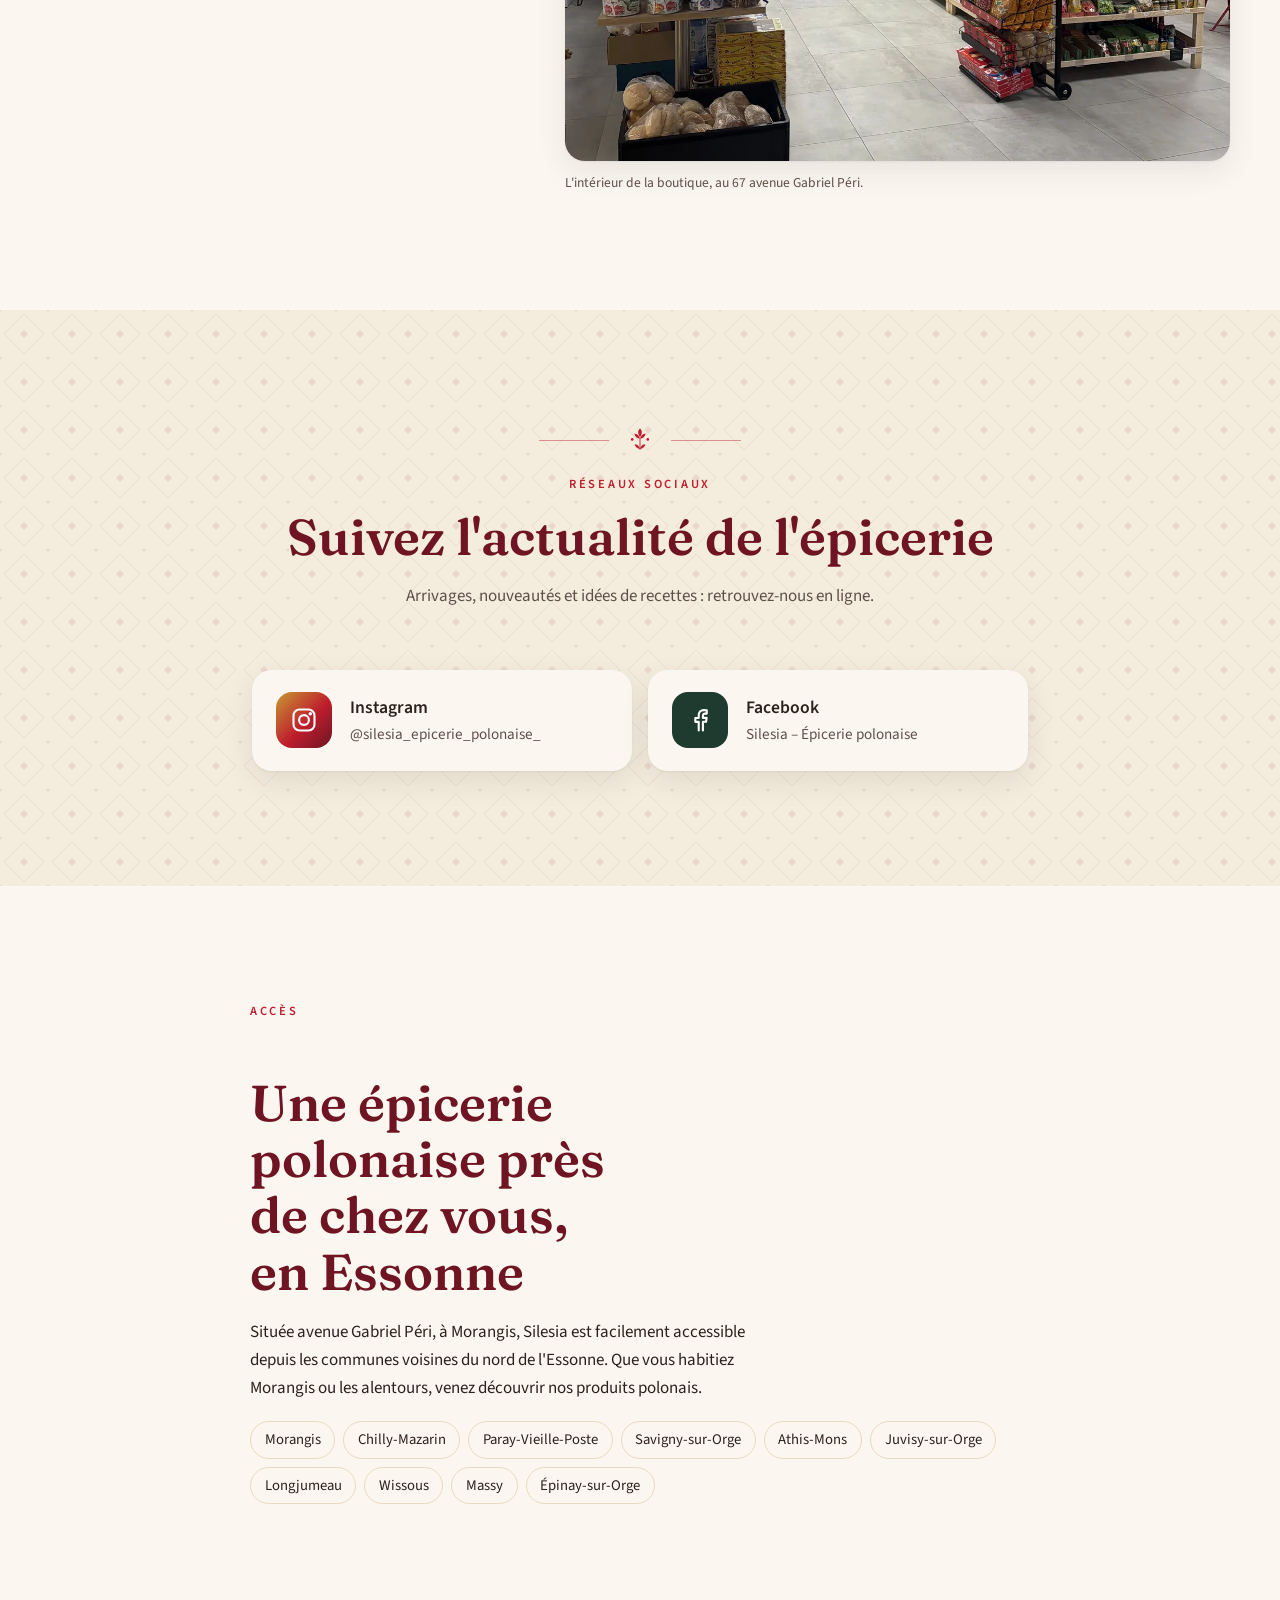
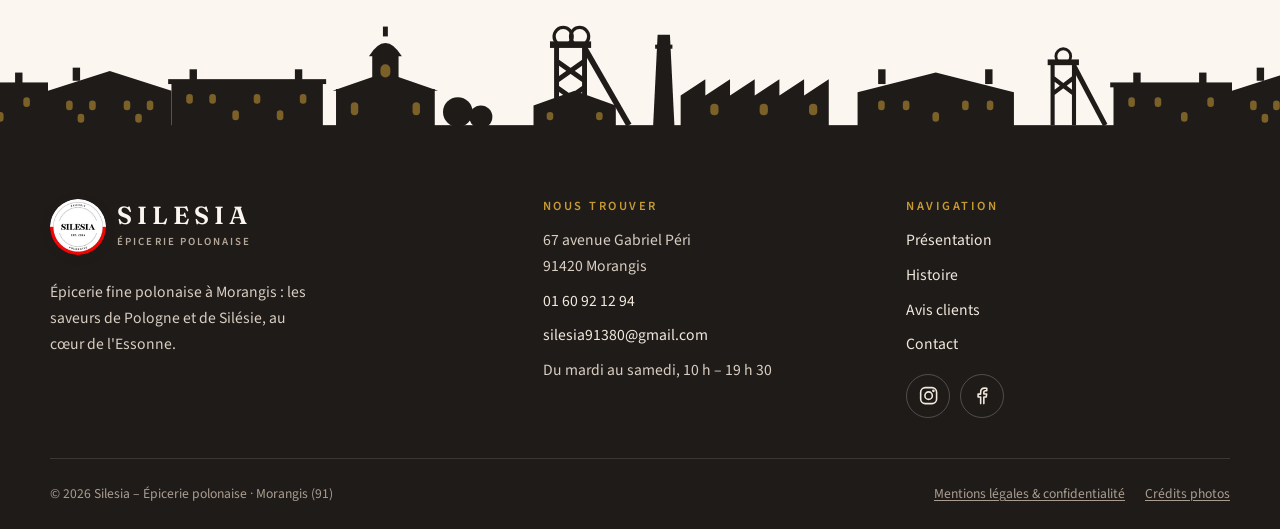
<file: contact.html>
<!doctype html>
<html lang="fr">
<head>
  <meta charset="utf-8">
  <meta name="viewport" content="width=device-width, initial-scale=1">
  <title>Contact &amp; accès | Silesia – Épicerie polonaise, 67 av. Gabriel Péri, Morangis</title>
  <meta name="description" content="Venir à l'épicerie polonaise Silesia : 67 avenue Gabriel Péri, 91420 Morangis (Essonne). Téléphone, horaires, plan d'accès et réseaux sociaux.">
  <link rel="canonical" href="https://SITE-URL/contact.html">
  <meta name="theme-color" content="#6E1423">
  <meta name="geo.region" content="FR-91">
  <meta name="geo.placename" content="Morangis">
  <meta name="geo.position" content="48.700933;2.32659">
  <meta name="ICBM" content="48.700933, 2.32659">

  <meta property="og:type" content="website">
  <meta property="og:locale" content="fr_FR">
  <meta property="og:site_name" content="Silesia – Épicerie polonaise">
  <meta property="og:title" content="Contact &amp; accès – Silesia, épicerie polonaise à Morangis">
  <meta property="og:description" content="67 avenue Gabriel Péri, 91420 Morangis. Téléphone, horaires et plan d'accès.">
  <meta property="og:url" content="https://SITE-URL/contact.html">
  <meta property="og:image" content="https://SITE-URL/assets/img/og-image.jpg">
  <meta property="og:image:width" content="1200">
  <meta property="og:image:height" content="630">
  <meta name="twitter:card" content="summary_large_image">

  <link rel="icon" href="assets/img/favicon-48.png" sizes="48x48" type="image/png">
  <link rel="icon" href="assets/img/favicon-32.png" sizes="32x32" type="image/png">
  <link rel="apple-touch-icon" href="assets/img/apple-touch-icon.png">
  <link rel="manifest" href="site.webmanifest">
  <link rel="preload" href="assets/fonts/fraunces-latin-600-normal.woff2" as="font" type="font/woff2" crossorigin>
  <link rel="stylesheet" href="assets/css/style.css">
  <script>document.documentElement.classList.add("js")</script>
  <script src="assets/js/main.js" defer></script>
  <script type="application/ld+json">
  {
    "@context": "https://schema.org",
    "@type": "GroceryStore",
    "@id": "https://SITE-URL/#epicerie",
    "name": "Silesia – Épicerie polonaise",
    "url": "https://SITE-URL/",
    "image": "https://SITE-URL/assets/img/og-image.jpg",
    "logo": "https://SITE-URL/assets/img/icon-512.png",
    "telephone": "+33160921294",
    "address": {
      "@type": "PostalAddress",
      "streetAddress": "67 avenue Gabriel Péri",
      "postalCode": "91420",
      "addressLocality": "Morangis",
      "addressRegion": "Essonne",
      "addressCountry": "FR"
    },
    "geo": { "@type": "GeoCoordinates", "latitude": 48.700933, "longitude": 2.32659 },
    "hasMap": "https://www.openstreetmap.org/?mlat=48.700933&mlon=2.32659#map=18/48.700933/2.32659",
    "openingHoursSpecification": [
      { "@type": "OpeningHoursSpecification", "dayOfWeek": ["Tuesday", "Wednesday", "Thursday", "Friday", "Saturday"], "opens": "10:00", "closes": "19:30" }
    ],
    "email": "silesia91380@gmail.com",
    "sameAs": ["https://www.instagram.com/silesia_epicerie_polonaise_/", "https://www.facebook.com/p/Silesia-61571059755196/"]
  }
  </script>
</head>
<body>
  <svg width="0" height="0" style="position:absolute" aria-hidden="true" focusable="false">
    <symbol id="fleur" viewBox="0 0 100 100">
      <g fill="currentColor">
        <rect x="48.6" y="44" width="2.8" height="40" rx="1.4"/>
        <path d="M50 80c-9-1-16-7-18-16 9 0 16 6 18 16zM50 80c9-1 16-7 18-16-9 0-16 6-18 16z"/>
        <path d="M50 12c7 7 9 16 0 28-9-12-7-21 0-28zM50 46c-10-1-17-8-19-18 10 0 17 7 19 18zM50 46c10-1 17-8 19-18-10 0-17 7-19 18z"/>
        <circle cx="24" cy="48" r="4.5"/><circle cx="76" cy="48" r="4.5"/>
      </g>
    </symbol>
    <symbol id="i-phone" viewBox="0 0 24 24"><path d="M5 3.5h3.2l1.6 4.3-2.1 1.4a11.5 11.5 0 0 0 7.1 7.1l1.4-2.1 4.3 1.6v3.2a2 2 0 0 1-2.1 2A17.5 17.5 0 0 1 3 5.6a2 2 0 0 1 2-2.1z"/></symbol>
    <symbol id="i-pin" viewBox="0 0 24 24"><path d="M12 21.5s-7-6.1-7-11.6a7 7 0 0 1 14 0c0 5.5-7 11.6-7 11.6z"/><circle cx="12" cy="9.8" r="2.6"/></symbol>
    <symbol id="i-clock" viewBox="0 0 24 24"><circle cx="12" cy="12" r="9"/><path d="M12 7v5.2l3.2 2"/></symbol>
    <symbol id="i-instagram" viewBox="0 0 24 24"><rect x="3" y="3" width="18" height="18" rx="5.2"/><circle cx="12" cy="12" r="4.2"/><circle cx="17.4" cy="6.6" r=".6" fill="currentColor"/></symbol>
    <symbol id="i-facebook" viewBox="0 0 24 24"><path d="M14.5 21v-7.5h2.7l.5-3.3h-3.2V8.3c0-.9.4-1.8 1.9-1.8h1.4V3.7s-1.3-.2-2.6-.2c-2.6 0-4.3 1.6-4.3 4.4v2.4H8v3.3h2.9V21"/></symbol>
    <symbol id="i-mail" viewBox="0 0 24 24"><rect x="3" y="5" width="18" height="14" rx="2.2"/><path d="m3.8 6.8 8.2 6.2 8.2-6.2"/></symbol>
    <symbol id="i-arrow" viewBox="0 0 24 24"><path d="M4.5 12h15M13.5 6l6 6-6 6"/></symbol>
    <symbol id="i-route" viewBox="0 0 24 24"><path d="M3.5 11 20.5 3.5 13 20.5l-2-7.5z"/></symbol>
  </svg>

  <a class="skip-link" href="#contenu">Aller au contenu</a>

  <header class="site-header" data-header>
    <div class="container header-inner">
      <a class="brand" href="./" aria-label="Silesia, épicerie polonaise – retour à l'accueil">
        <img class="brand__logo" src="assets/img/logo-silesia-96.webp" srcset="assets/img/logo-silesia-192.webp 2x" width="56" height="56" alt="">
        <span><span class="brand__name">SILESIA</span><span class="brand__sub">Épicerie polonaise</span></span>
      </a>
      <button class="nav-toggle" type="button" aria-expanded="false" aria-controls="site-nav" data-nav-toggle>
        <span class="nav-toggle__bars" aria-hidden="true"></span><span class="visually-hidden">Ouvrir le menu</span>
      </button>
      <nav class="site-nav" id="site-nav" aria-label="Navigation principale" data-nav>
        <ul class="nav-list">
          <li><a class="nav-link" href="./">Présentation</a></li>
          <li><a class="nav-link" href="histoire.html">Histoire</a></li>
          <li><a class="nav-link" href="avis.html">Avis</a></li>
          <li><a class="nav-link" href="contact.html" aria-current="page">Contact</a></li>
        </ul>
        <!-- TÉLÉPHONE -->
        <a class="btn btn--primary btn--sm nav-call" href="tel:+33160921294"><svg class="icon" aria-hidden="true"><use href="#i-phone"/></svg>01 60 92 12 94</a>
      </nav>
    </div>
  </header>

  <main id="contenu">
    <section class="page-hero page-hero--plain" aria-labelledby="titre-page">
      <div class="container">
        <span class="eyebrow">Kontakt · Contact</span>
        <h1 class="page-hero__title" id="titre-page">Venez nous rendre visite</h1>
        <p class="page-hero__lead">Silesia vous accueille à Morangis, au 67 avenue Gabriel Péri. Une question sur un produit ? Appelez-nous, écrivez-nous par e-mail ou sur les réseaux sociaux.</p>
      </div>
    </section>
    <div class="ribbon" aria-hidden="true"></div>

    <section class="section" aria-label="Coordonnées et plan d'accès">
      <div class="container contact-grid">
        <div class="info-panel" data-reveal>
          <h2 class="h3">Silesia – Épicerie polonaise</h2>
          <ul class="info-list" style="margin-top:1.2rem">
            <li class="info-item">
              <span class="info-item__icon"><svg class="icon" aria-hidden="true"><use href="#i-pin"/></svg></span>
              <address style="font-style:normal"><span class="info-item__label">Adresse</span>67 avenue Gabriel Péri<br>91420 Morangis<br>Essonne, France</address>
            </li>
            <li class="info-item">
              <span class="info-item__icon"><svg class="icon" aria-hidden="true"><use href="#i-phone"/></svg></span>
              <!-- TÉLÉPHONE -->
              <span><span class="info-item__label">Téléphone</span><a href="tel:+33160921294">01 60 92 12 94</a></span>
            </li>
            <li class="info-item">
              <span class="info-item__icon"><svg class="icon" aria-hidden="true"><use href="#i-mail"/></svg></span>
              <!-- E-MAIL -->
              <span><span class="info-item__label">E-mail</span><a href="mailto:silesia91380@gmail.com">silesia91380@gmail.com</a></span>
            </li>
            <li class="info-item">
              <span class="info-item__icon"><svg class="icon" aria-hidden="true"><use href="#i-clock"/></svg></span>
              <div>
                <span class="info-item__label" id="horaires">Horaires d'ouverture</span>
                <!-- HORAIRES : pour modifier un jour, changez simplement le texte de la ligne correspondante. -->
                <table class="hours" aria-labelledby="horaires">
                  <tbody>
                    <tr data-day="1"><th scope="row">Lundi</th><td>Fermé</td></tr>
                    <tr data-day="2"><th scope="row">Mardi</th><td>10 h – 19 h 30</td></tr>
                    <tr data-day="3"><th scope="row">Mercredi</th><td>10 h – 19 h 30</td></tr>
                    <tr data-day="4"><th scope="row">Jeudi</th><td>10 h – 19 h 30</td></tr>
                    <tr data-day="5"><th scope="row">Vendredi</th><td>10 h – 19 h 30</td></tr>
                    <tr data-day="6"><th scope="row">Samedi</th><td>10 h – 19 h 30</td></tr>
                    <tr data-day="0"><th scope="row">Dimanche</th><td>Fermé</td></tr>
                  </tbody>
                </table>
                <p class="hours__note">Horaires susceptibles de varier les jours fériés : en cas de doute, appelez-nous avant de vous déplacer.</p>
              </div>
            </li>
          </ul>
          <div class="call-cta">
            <!-- TÉLÉPHONE -->
            <a class="btn btn--primary btn--block" href="tel:+33160921294"><svg class="icon" aria-hidden="true"><use href="#i-phone"/></svg>Appeler l'épicerie</a>
            <a class="btn btn--outline btn--block" href="https://www.google.com/maps/dir/?api=1&amp;destination=67+avenue+Gabriel+P%C3%A9ri+91420+Morangis" target="_blank" rel="noopener"><svg class="icon" aria-hidden="true"><use href="#i-route"/></svg>Itinéraire</a>
          </div>
        </div>

        <div data-reveal data-reveal-delay="1">
          <!-- Carte : l'iframe OpenStreetMap n'est chargée qu'après un clic du visiteur.
               Aucun contenu tiers n'est donc chargé sans son accord (pas de bandeau cookies nécessaire). -->
          <div class="map" data-map
               data-map-src="https://www.openstreetmap.org/export/embed.html?bbox=2.3196%2C48.6975%2C2.3336%2C48.7044&amp;layer=mapnik&amp;marker=48.700933%2C2.32659">
            <div class="map__placeholder">
              <span class="map__pin"><svg class="icon" aria-hidden="true"><use href="#i-pin"/></svg></span>
              <p class="map__address">67 avenue Gabriel Péri<br>91420 Morangis</p>
              <button class="btn btn--green" type="button" data-map-load>Afficher la carte interactive</button>
              <p class="map__note">La carte est fournie par OpenStreetMap. En l'affichant, votre navigateur se connecte aux serveurs d'OpenStreetMap.</p>
            </div>
          </div>
          <div class="map-links">
            <a class="btn btn--outline btn--sm" href="https://www.openstreetmap.org/?mlat=48.700933&amp;mlon=2.32659#map=18/48.700933/2.32659" target="_blank" rel="noopener">Ouvrir dans OpenStreetMap</a>
            <a class="btn btn--outline btn--sm" href="https://www.google.com/maps/search/?api=1&amp;query=67+avenue+Gabriel+P%C3%A9ri+91420+Morangis" target="_blank" rel="noopener">Ouvrir dans Google Maps</a>
            <a class="btn btn--outline btn--sm" href="https://waze.com/ul?ll=48.700933,2.32659&amp;navigate=yes" target="_blank" rel="noopener">Waze</a>
          </div>
          <figure class="figure contact-photo">
            <img src="assets/img/boutique/boutique-entree-1280.webp" width="1280" height="1707" loading="lazy" decoding="async" alt="Intérieur de l'épicerie Silesia : rayonnages de produits polonais et étals">
            <figcaption>L'intérieur de la boutique, au 67 avenue Gabriel Péri.</figcaption>
          </figure>
        </div>
      </div>
    </section>

    <section class="section section--cream pattern-bg" aria-labelledby="titre-reseaux">
      <div class="container">
        <div class="section-head" data-reveal>
          <div class="ornament" aria-hidden="true"><svg><use href="#fleur"/></svg></div>
          <span class="eyebrow">Réseaux sociaux</span>
          <h2 id="titre-reseaux">Suivez l'actualité de l'épicerie</h2>
          <p class="muted">Arrivages, nouveautés et idées de recettes : retrouvez-nous en ligne.</p>
        </div>
        <div class="socials">
          <a class="social-card social-card--instagram" href="https://www.instagram.com/silesia_epicerie_polonaise_/" target="_blank" rel="noopener" data-reveal>
            <span class="social-card__icon"><svg class="icon" aria-hidden="true"><use href="#i-instagram"/></svg></span>
            <span class="social-card__text"><strong>Instagram</strong><span>@silesia_epicerie_polonaise_</span></span>
          </a>
          <!-- FACEBOOK -->
          <a class="social-card social-card--facebook" href="https://www.facebook.com/p/Silesia-61571059755196/" target="_blank" rel="noopener" data-reveal data-reveal-delay="1">
            <span class="social-card__icon"><svg class="icon" aria-hidden="true"><use href="#i-facebook"/></svg></span>
            <span class="social-card__text"><strong>Facebook</strong><span>Silesia – Épicerie polonaise</span></span>
          </a>
        </div>
      </div>
    </section>

    <section class="section" aria-labelledby="titre-alentours">
      <div class="container container--narrow">
        <div class="prose" data-reveal>
          <span class="eyebrow">Accès</span>
          <h2 id="titre-alentours">Une épicerie polonaise près de chez vous, en Essonne</h2>
          <p>Située avenue Gabriel Péri, à Morangis, Silesia est facilement accessible depuis les communes voisines du nord de l'Essonne. Que vous habitiez Morangis ou les alentours, venez découvrir nos produits polonais.</p>
        </div>
        <ul class="towns" role="list" data-reveal>
          <li>Morangis</li><li>Chilly-Mazarin</li><li>Paray-Vieille-Poste</li><li>Savigny-sur-Orge</li><li>Athis-Mons</li><li>Juvisy-sur-Orge</li><li>Longjumeau</li><li>Wissous</li><li>Massy</li><li>Épinay-sur-Orge</li>
        </ul>
      </div>
    </section>
  </main>

  <footer class="site-footer">
    <div class="footer-skyline" aria-hidden="true"></div>
    <div class="footer-body">
      <div class="container">
        <div class="footer-grid">
          <div class="footer-brand">
            <a class="brand" href="./" aria-label="Silesia – accueil">
              <img class="brand__logo" src="assets/img/logo-silesia-96.webp" srcset="assets/img/logo-silesia-192.webp 2x" width="56" height="56" alt="">
              <span><span class="brand__name">SILESIA</span><span class="brand__sub">Épicerie polonaise</span></span>
            </a>
            <p>Épicerie fine polonaise à Morangis : les saveurs de Pologne et de Silésie, au cœur de l'Essonne.</p>
          </div>
          <div>
            <h2 class="footer-title">Nous trouver</h2>
            <ul class="footer-list">
              <li>67 avenue Gabriel Péri<br>91420 Morangis</li>
              <!-- TÉLÉPHONE -->
              <li><a href="tel:+33160921294">01 60 92 12 94</a></li>
              <!-- E-MAIL -->
              <li><a href="mailto:silesia91380@gmail.com">silesia91380@gmail.com</a></li>
              <!-- HORAIRES -->
              <li>Du mardi au samedi, 10 h – 19 h 30</li>
            </ul>
          </div>
          <div>
            <h2 class="footer-title">Navigation</h2>
            <ul class="footer-list">
              <li><a href="./">Présentation</a></li>
              <li><a href="histoire.html">Histoire</a></li>
              <li><a href="avis.html">Avis clients</a></li>
              <li><a href="contact.html">Contact</a></li>
            </ul>
            <ul class="footer-social">
              <li><a href="https://www.instagram.com/silesia_epicerie_polonaise_/" target="_blank" rel="noopener" aria-label="Instagram de Silesia"><svg class="icon" aria-hidden="true"><use href="#i-instagram"/></svg></a></li>
              <!-- FACEBOOK -->
              <li><a href="https://www.facebook.com/p/Silesia-61571059755196/" target="_blank" rel="noopener" aria-label="Facebook de Silesia"><svg class="icon" aria-hidden="true"><use href="#i-facebook"/></svg></a></li>
            </ul>
          </div>
        </div>
        <div class="footer-bottom">
          <p>© <span data-year>2026</span> Silesia – Épicerie polonaise · Morangis (91)</p>
          <ul>
            <li><a href="mentions-legales.html">Mentions légales &amp; confidentialité</a></li>
            <li><a href="mentions-legales.html#credits">Crédits photos</a></li>
          </ul>
        </div>
      </div>
    </div>
  </footer>
</body>
</html>
</file>
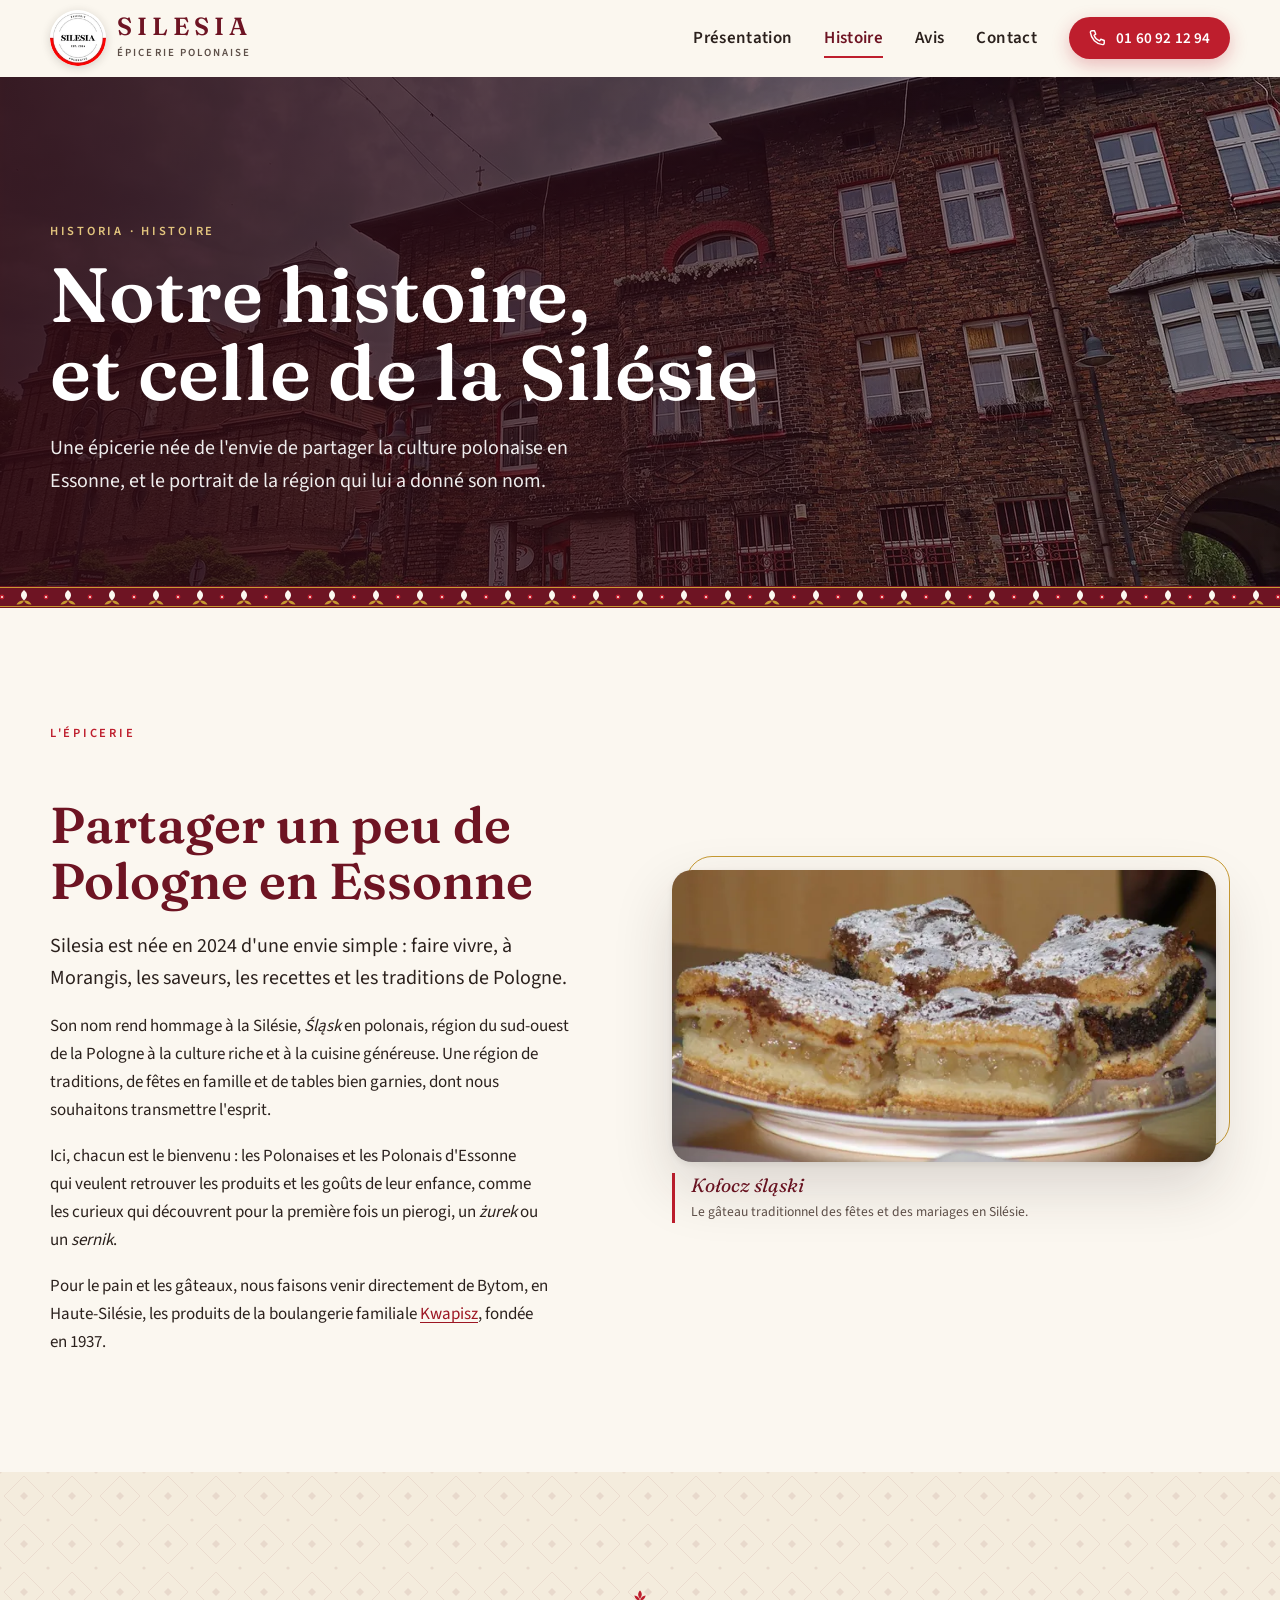
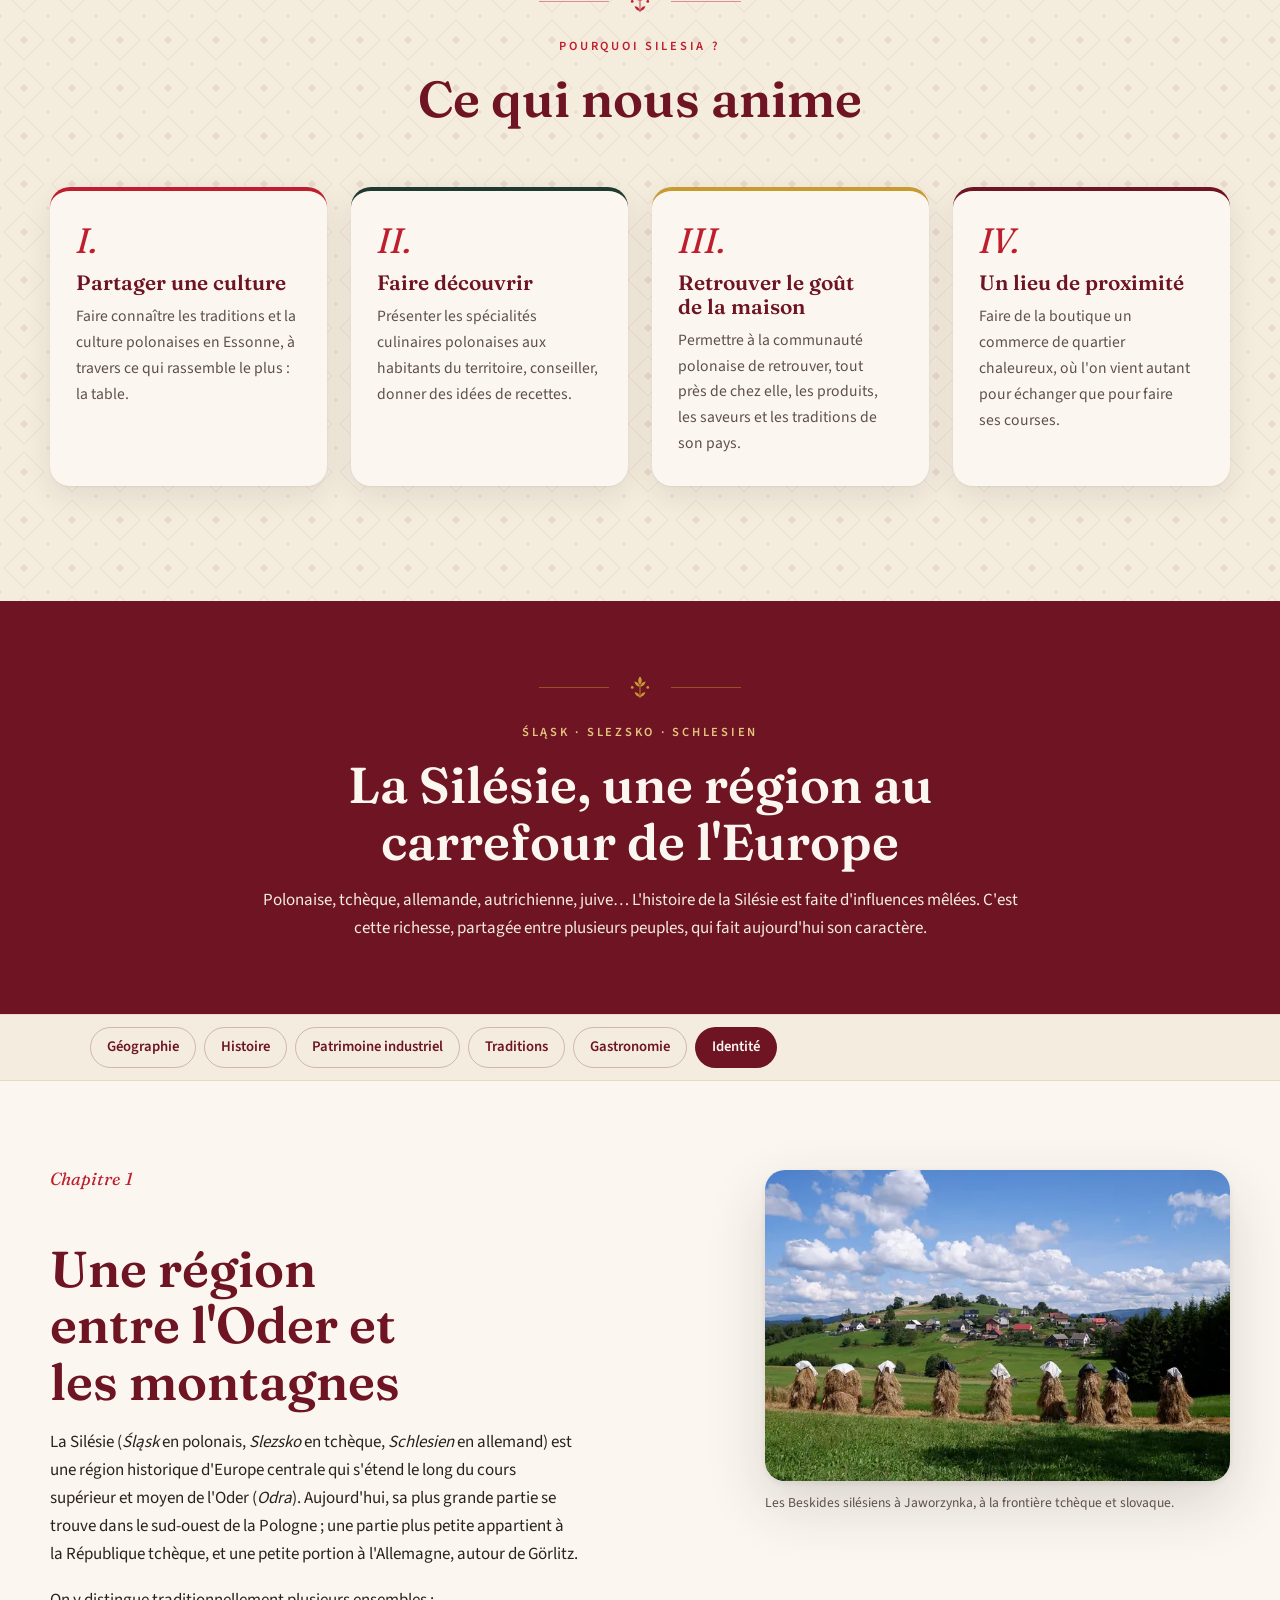
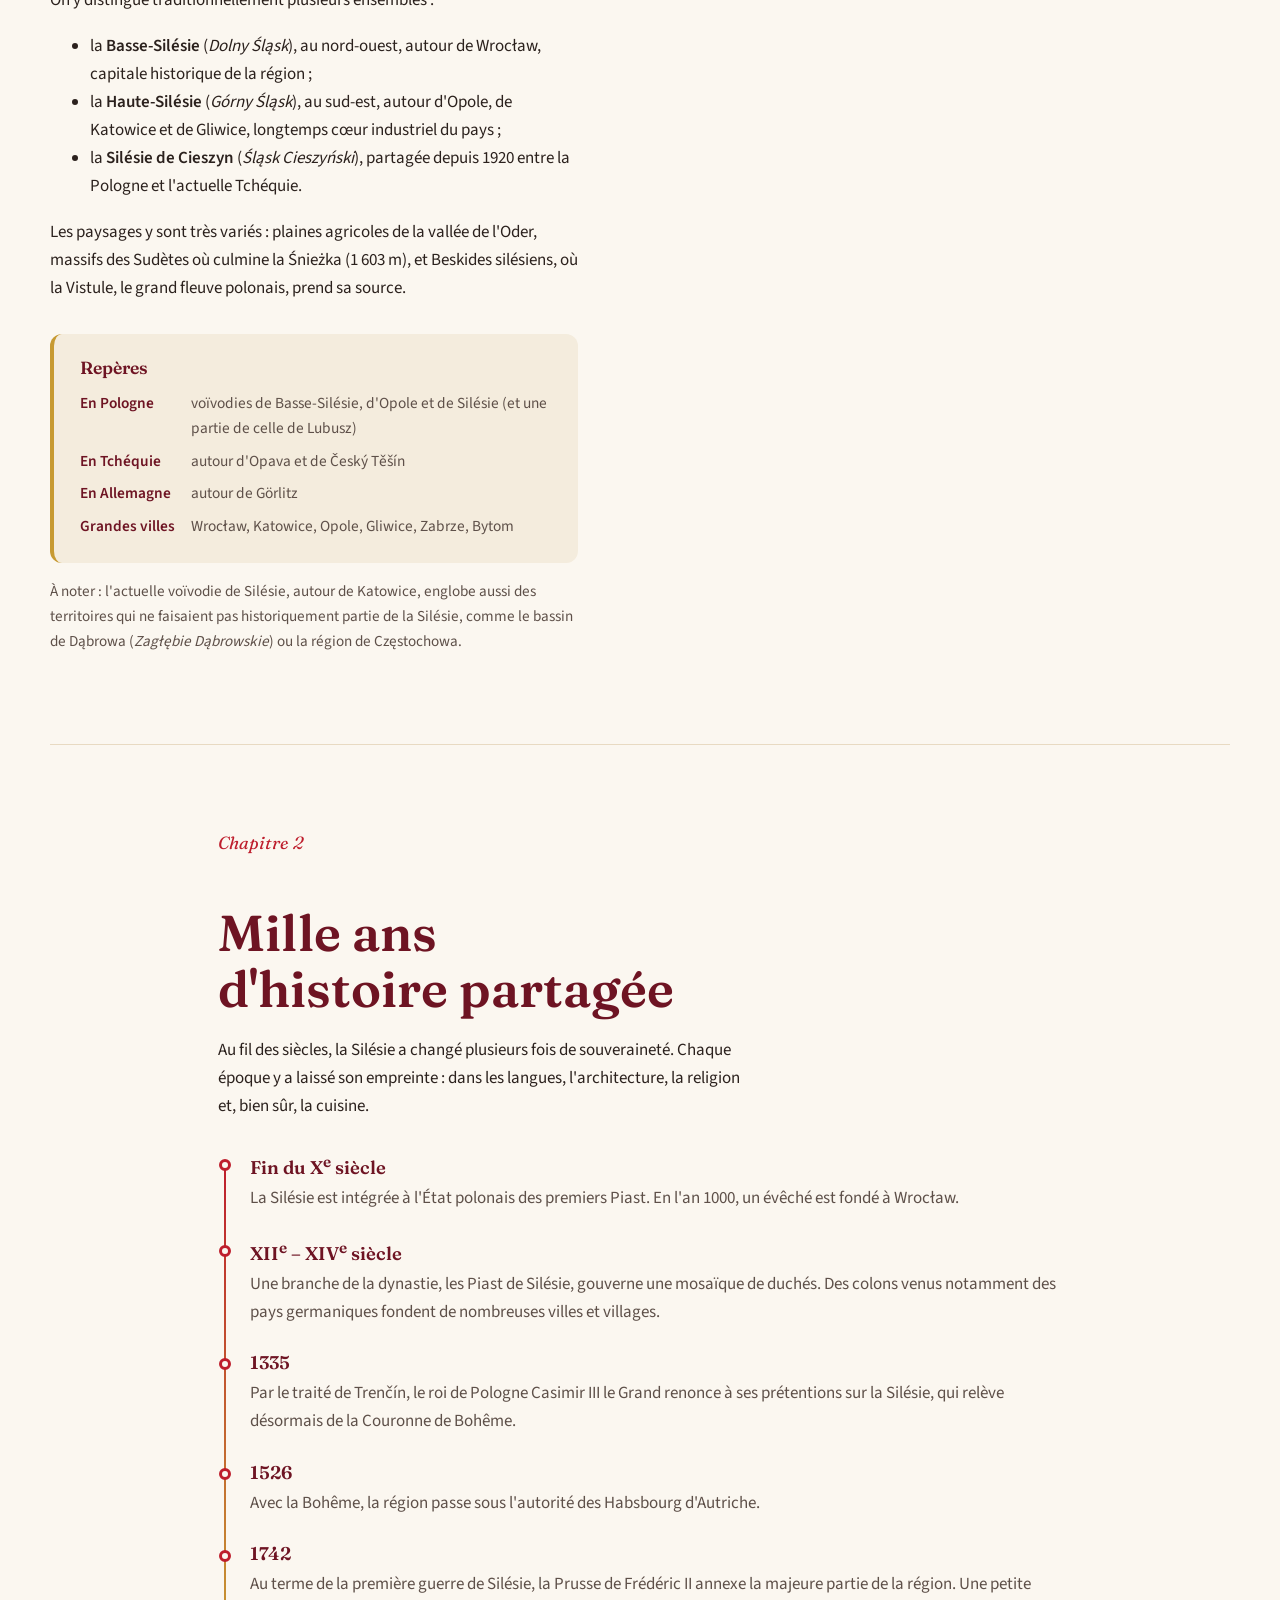
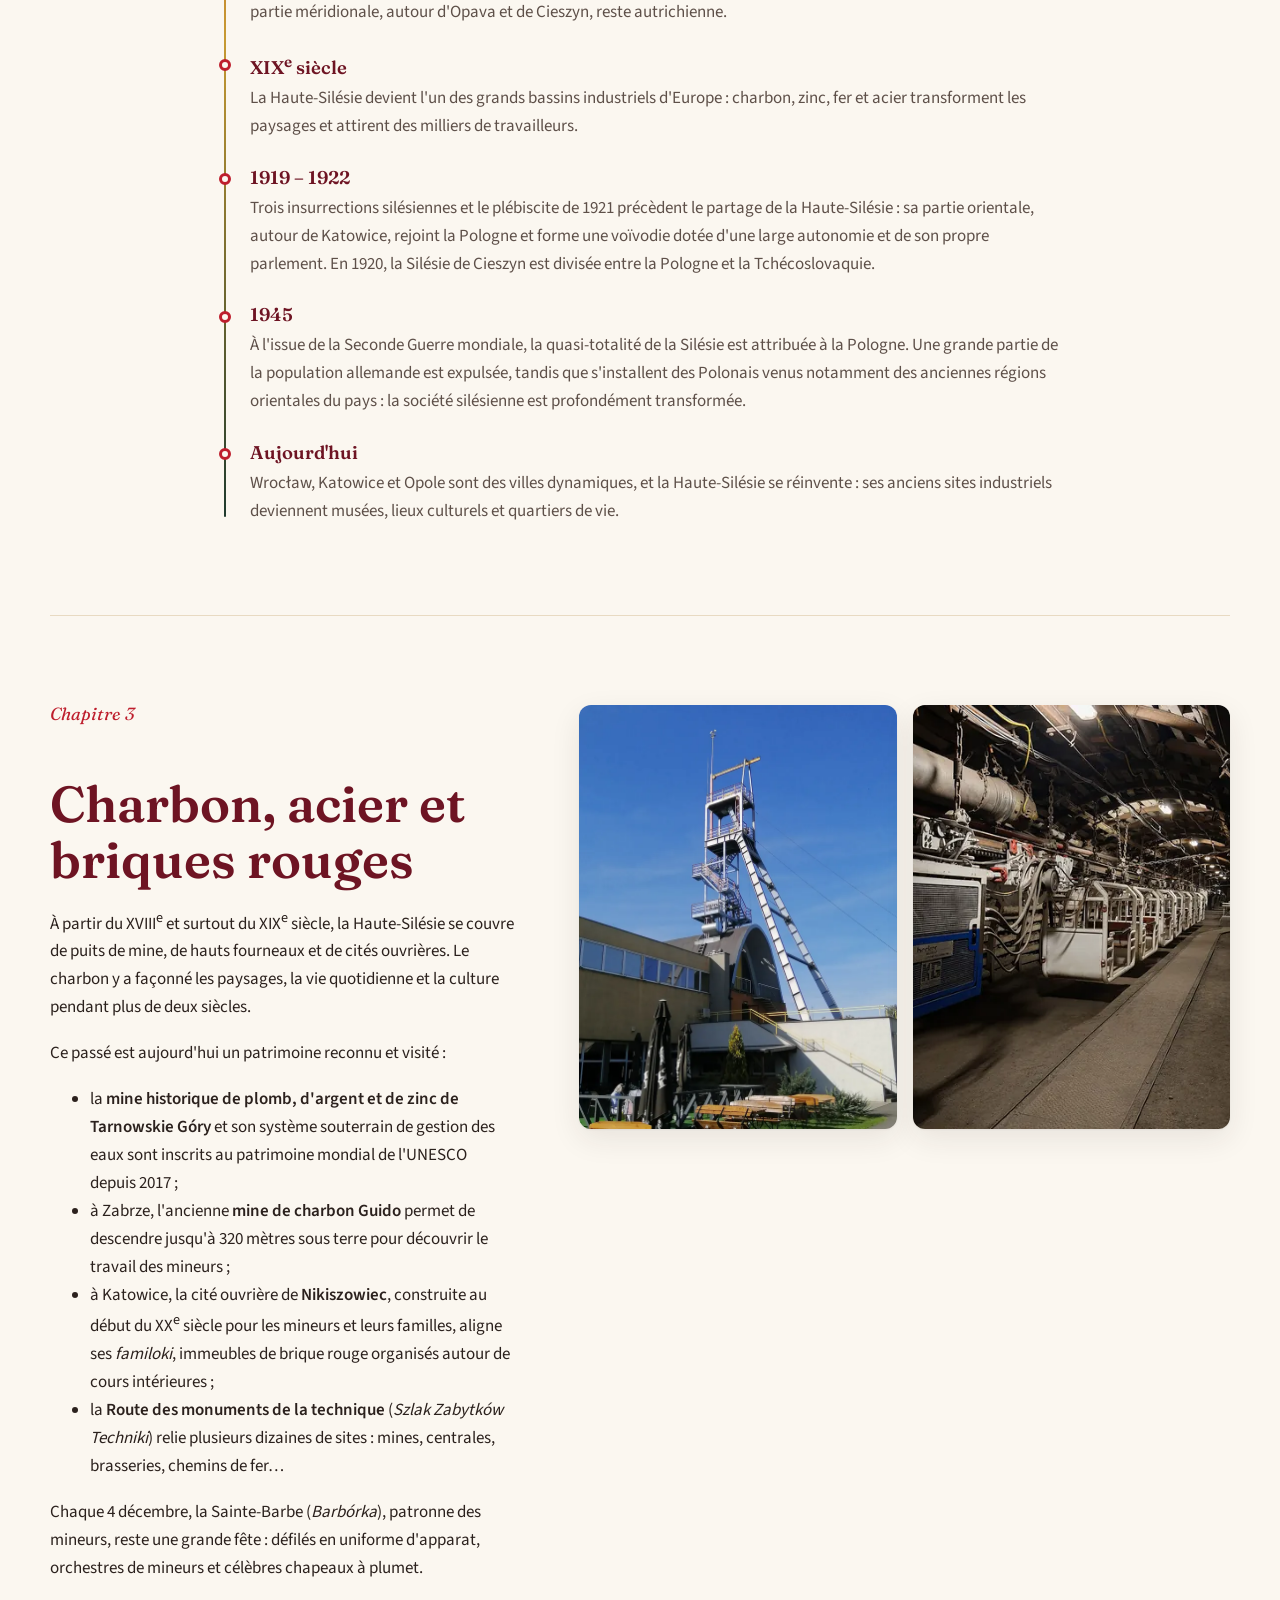
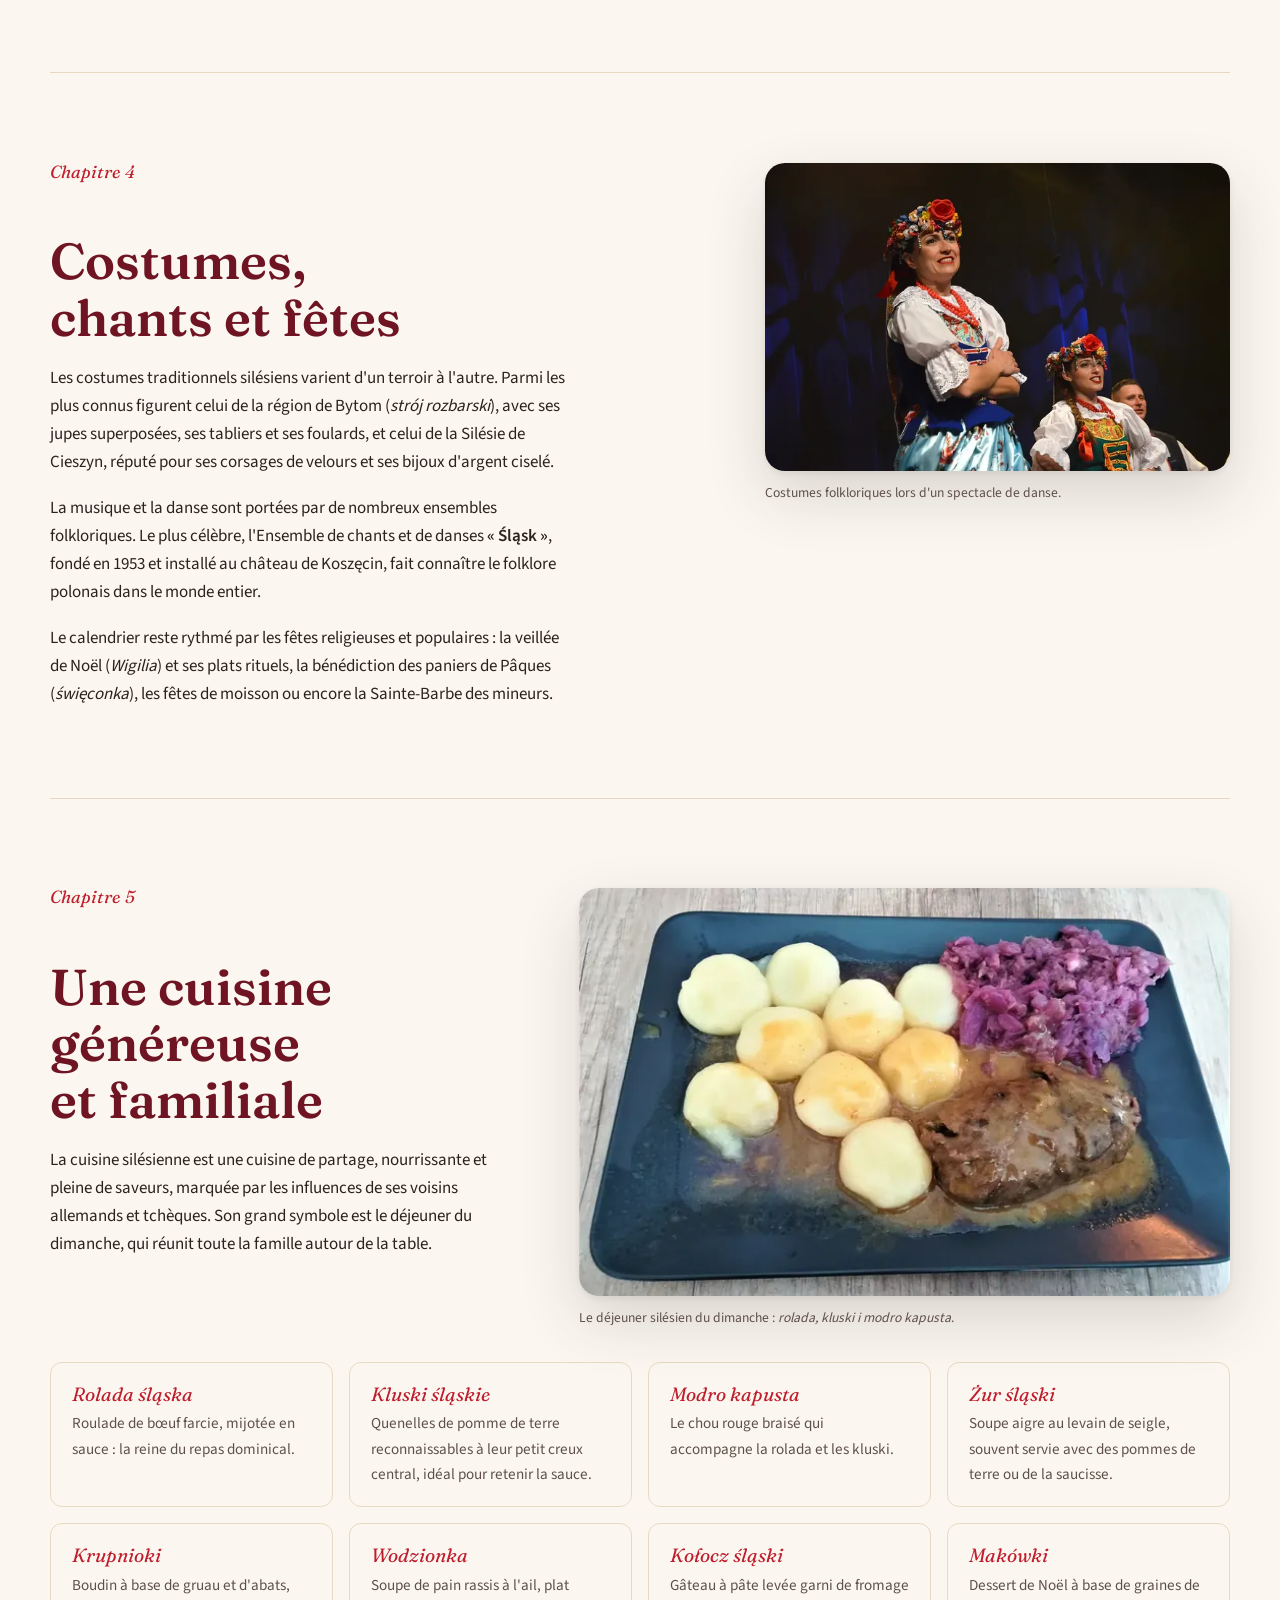
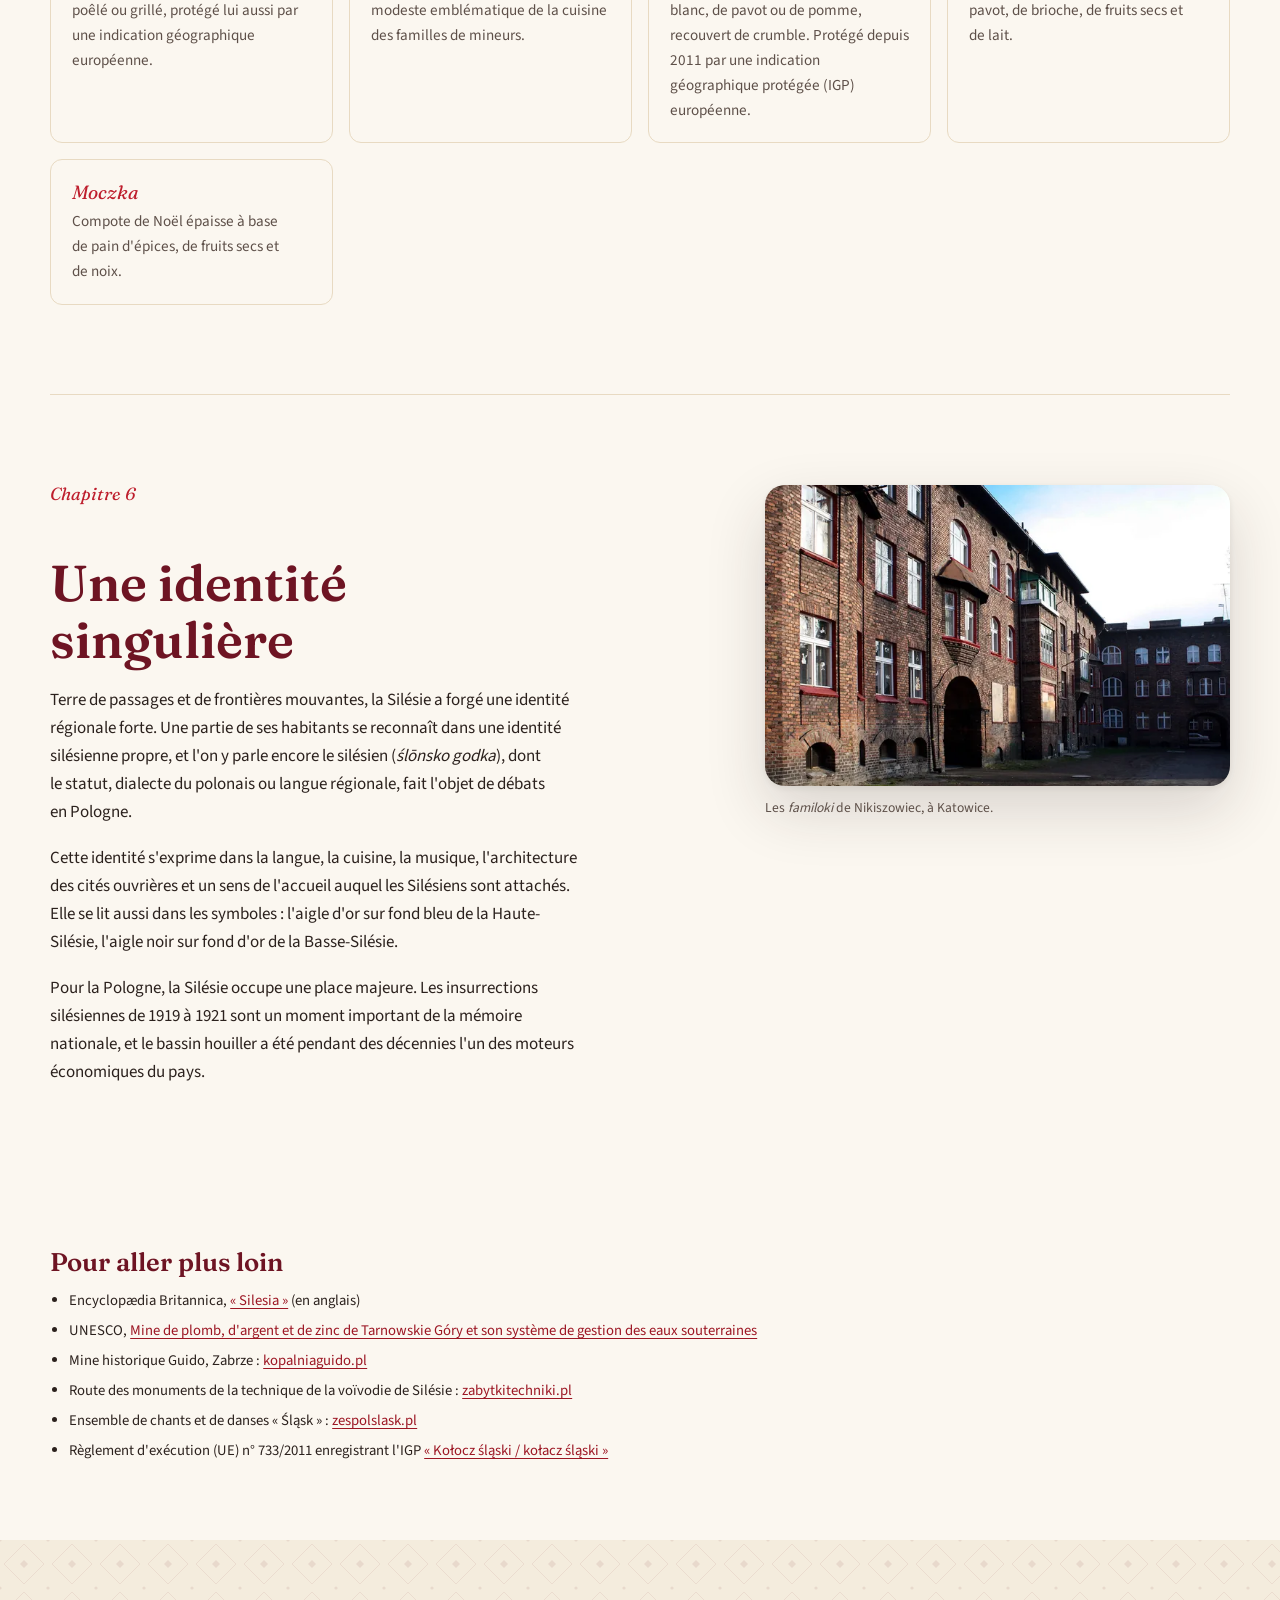
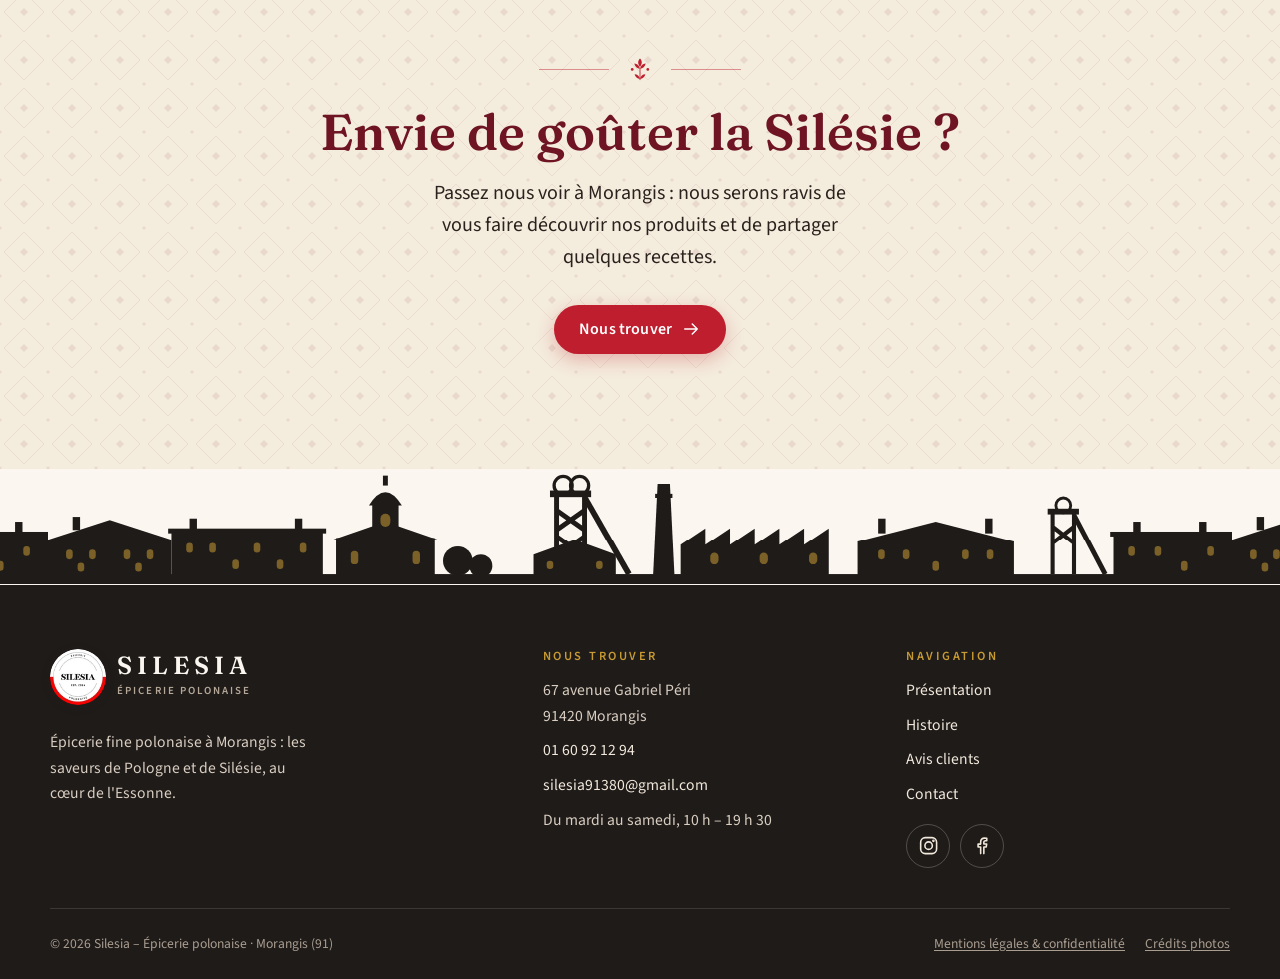
<file: histoire.html>
<!doctype html>
<html lang="fr">
<head>
  <meta charset="utf-8">
  <meta name="viewport" content="width=device-width, initial-scale=1">
  <title>Notre histoire &amp; la Silésie | Silesia – Épicerie polonaise à Morangis</title>
  <meta name="description" content="Pourquoi l'épicerie polonaise Silesia est née à Morangis, et l'histoire de la Silésie : géographie, patrimoine minier, traditions folkloriques, gastronomie et identité d'une région au carrefour de l'Europe.">
  <link rel="canonical" href="https://SITE-URL/histoire.html">
  <meta name="theme-color" content="#6E1423">

  <meta property="og:type" content="article">
  <meta property="og:locale" content="fr_FR">
  <meta property="og:site_name" content="Silesia – Épicerie polonaise">
  <meta property="og:title" content="Notre histoire &amp; la Silésie – Silesia, épicerie polonaise">
  <meta property="og:description" content="Une épicerie pour partager la culture polonaise en Essonne, et le portrait d'une région aux mille facettes : la Silésie.">
  <meta property="og:url" content="https://SITE-URL/histoire.html">
  <meta property="og:image" content="https://SITE-URL/assets/img/nikiszowiec-1280.webp">
  <meta property="og:image:alt" content="Les immeubles de brique rouge de la cité ouvrière de Nikiszowiec, à Katowice">
  <meta name="twitter:card" content="summary_large_image">

  <link rel="icon" href="assets/img/favicon-48.png" sizes="48x48" type="image/png">
  <link rel="icon" href="assets/img/favicon-32.png" sizes="32x32" type="image/png">
  <link rel="apple-touch-icon" href="assets/img/apple-touch-icon.png">
  <link rel="manifest" href="site.webmanifest">
  <link rel="preload" href="assets/fonts/fraunces-latin-600-normal.woff2" as="font" type="font/woff2" crossorigin>
  <link rel="stylesheet" href="assets/css/style.css">
  <script>document.documentElement.classList.add("js")</script>
  <script src="assets/js/main.js" defer></script>
  <script type="application/ld+json">
  {
    "@context": "https://schema.org",
    "@type": "BreadcrumbList",
    "itemListElement": [
      { "@type": "ListItem", "position": 1, "name": "Présentation", "item": "https://SITE-URL/" },
      { "@type": "ListItem", "position": 2, "name": "Histoire", "item": "https://SITE-URL/histoire.html" }
    ]
  }
  </script>
</head>
<body>
  <svg width="0" height="0" style="position:absolute" aria-hidden="true" focusable="false">
    <symbol id="fleur" viewBox="0 0 100 100">
      <g fill="currentColor">
        <rect x="48.6" y="44" width="2.8" height="40" rx="1.4"/>
        <path d="M50 80c-9-1-16-7-18-16 9 0 16 6 18 16zM50 80c9-1 16-7 18-16-9 0-16 6-18 16z"/>
        <path d="M50 12c7 7 9 16 0 28-9-12-7-21 0-28zM50 46c-10-1-17-8-19-18 10 0 17 7 19 18zM50 46c10-1 17-8 19-18-10 0-17 7-19 18z"/>
        <circle cx="24" cy="48" r="4.5"/><circle cx="76" cy="48" r="4.5"/>
      </g>
    </symbol>
    <symbol id="i-phone" viewBox="0 0 24 24"><path d="M5 3.5h3.2l1.6 4.3-2.1 1.4a11.5 11.5 0 0 0 7.1 7.1l1.4-2.1 4.3 1.6v3.2a2 2 0 0 1-2.1 2A17.5 17.5 0 0 1 3 5.6a2 2 0 0 1 2-2.1z"/></symbol>
    <symbol id="i-instagram" viewBox="0 0 24 24"><rect x="3" y="3" width="18" height="18" rx="5.2"/><circle cx="12" cy="12" r="4.2"/><circle cx="17.4" cy="6.6" r=".6" fill="currentColor"/></symbol>
    <symbol id="i-facebook" viewBox="0 0 24 24"><path d="M14.5 21v-7.5h2.7l.5-3.3h-3.2V8.3c0-.9.4-1.8 1.9-1.8h1.4V3.7s-1.3-.2-2.6-.2c-2.6 0-4.3 1.6-4.3 4.4v2.4H8v3.3h2.9V21"/></symbol>
    <symbol id="i-arrow" viewBox="0 0 24 24"><path d="M4.5 12h15M13.5 6l6 6-6 6"/></symbol>
  </svg>

  <a class="skip-link" href="#contenu">Aller au contenu</a>

  <header class="site-header" data-header>
    <div class="container header-inner">
      <a class="brand" href="./" aria-label="Silesia, épicerie polonaise – retour à l'accueil">
        <img class="brand__logo" src="assets/img/logo-silesia-96.webp" srcset="assets/img/logo-silesia-192.webp 2x" width="56" height="56" alt="">
        <span><span class="brand__name">SILESIA</span><span class="brand__sub">Épicerie polonaise</span></span>
      </a>
      <button class="nav-toggle" type="button" aria-expanded="false" aria-controls="site-nav" data-nav-toggle>
        <span class="nav-toggle__bars" aria-hidden="true"></span><span class="visually-hidden">Ouvrir le menu</span>
      </button>
      <nav class="site-nav" id="site-nav" aria-label="Navigation principale" data-nav>
        <ul class="nav-list">
          <li><a class="nav-link" href="./">Présentation</a></li>
          <li><a class="nav-link" href="histoire.html" aria-current="page">Histoire</a></li>
          <li><a class="nav-link" href="avis.html">Avis</a></li>
          <li><a class="nav-link" href="contact.html">Contact</a></li>
        </ul>
        <!-- TÉLÉPHONE -->
        <a class="btn btn--primary btn--sm nav-call" href="tel:+33160921294"><svg class="icon" aria-hidden="true"><use href="#i-phone"/></svg>01 60 92 12 94</a>
      </nav>
    </div>
  </header>

  <main id="contenu">
    <section class="page-hero" aria-labelledby="titre-page">
      <img class="page-hero__img" src="assets/img/nikiszowiec-1280.webp"
           srcset="assets/img/nikiszowiec-640.webp 640w, assets/img/nikiszowiec-1280.webp 1280w, assets/img/nikiszowiec-1920.webp 1920w"
           sizes="100vw" width="1920" height="930" alt="" fetchpriority="high" decoding="async">
      <div class="container">
        <span class="eyebrow">Historia · Histoire</span>
        <h1 class="page-hero__title" id="titre-page">Notre histoire,<br>et celle de la Silésie</h1>
        <p class="page-hero__lead">Une épicerie née de l'envie de partager la culture polonaise en Essonne, et le portrait de la région qui lui a donné son nom.</p>
      </div>
    </section>
    <div class="ribbon" aria-hidden="true"></div>

    <!-- =========================================================
         PARTIE A — L'HISTOIRE DE L'ÉPICERIE SILESIA
         ========================================================= -->
    <section class="section" aria-labelledby="titre-epicerie">
      <div class="container grid-2">
        <div class="prose" data-reveal>
          <span class="eyebrow">L'épicerie</span>
          <h2 id="titre-epicerie">Partager un peu de Pologne en Essonne</h2>
          <p class="lead">Silesia est née en 2024 d'une envie simple : faire vivre, à Morangis, les saveurs, les recettes et les traditions de Pologne.</p>
          <p>Son nom rend hommage à la Silésie, <i lang="pl">Śląsk</i> en polonais, région du sud-ouest de la Pologne à la culture riche et à la cuisine généreuse. Une région de traditions, de fêtes en famille et de tables bien garnies, dont nous souhaitons transmettre l'esprit.</p>
          <p>Ici, chacun est le bienvenu : les Polonaises et les Polonais d'Essonne qui veulent retrouver les produits et les goûts de leur enfance, comme les curieux qui découvrent pour la première fois un pierogi, un <i lang="pl">żurek</i> ou un <i lang="pl">sernik</i>.</p>
          <p>Pour le pain et les gâteaux, nous faisons venir directement de Bytom, en Haute-Silésie, les produits de la boulangerie familiale <a href="./#kwapisz">Kwapisz</a>, fondée en 1937.</p>

          <!-- À COMPLÉTER (facultatif) — L'histoire personnelle de l'épicerie.
               Vous pouvez raconter ici, avec vos mots : l'origine de la famille, l'année d'ouverture,
               ce qui vous a donné envie d'ouvrir la boutique, vos produits préférés…
               Pour l'afficher : remplacez le texte entre crochets puis supprimez la ligne « <!- -  » et la ligne « - ->  ».
          <h3>Le mot de l'épicerie</h3>
          <p>[Votre texte ici]</p>
          -->
        </div>
        <figure class="figure figure--framed" data-reveal data-reveal-delay="1">
          <div class="figure__frame">
            <img src="assets/img/kolocz-640.webp" srcset="assets/img/kolocz-640.webp 640w, assets/img/kolocz-1280.webp 1280w" sizes="(min-width: 900px) 45vw, 100vw" width="640" height="343" loading="lazy" decoding="async" alt="Plaque de kołocz śląski, gâteau silésien garni et recouvert de crumble">
          </div>
          <figcaption class="figure__caption">
            <span class="figure__caption-title" lang="pl">Kołocz śląski</span>
            <span>Le gâteau traditionnel des fêtes et des mariages en Silésie.</span>
          </figcaption>
        </figure>
      </div>
    </section>

    <section class="section section--cream pattern-bg" aria-labelledby="titre-valeurs">
      <div class="container">
        <div class="section-head" data-reveal>
          <div class="ornament" aria-hidden="true"><svg><use href="#fleur"/></svg></div>
          <span class="eyebrow">Pourquoi Silesia ?</span>
          <h2 id="titre-valeurs">Ce qui nous anime</h2>
        </div>
        <ul class="values" role="list">
          <li class="value" data-reveal>
            <span class="value__num" aria-hidden="true">I.</span>
            <h3>Partager une culture</h3>
            <p>Faire connaître les traditions et la culture polonaises en Essonne, à travers ce qui rassemble le plus : la table.</p>
          </li>
          <li class="value" data-reveal data-reveal-delay="1">
            <span class="value__num" aria-hidden="true">II.</span>
            <h3>Faire découvrir</h3>
            <p>Présenter les spécialités culinaires polonaises aux habitants du territoire, conseiller, donner des idées de recettes.</p>
          </li>
          <li class="value" data-reveal data-reveal-delay="2">
            <span class="value__num" aria-hidden="true">III.</span>
            <h3>Retrouver le goût de la maison</h3>
            <p>Permettre à la communauté polonaise de retrouver, tout près de chez elle, les produits, les saveurs et les traditions de son pays.</p>
          </li>
          <li class="value" data-reveal data-reveal-delay="3">
            <span class="value__num" aria-hidden="true">IV.</span>
            <h3>Un lieu de proximité</h3>
            <p>Faire de la boutique un commerce de quartier chaleureux, où l'on vient autant pour échanger que pour faire ses courses.</p>
          </li>
        </ul>
      </div>
    </section>

    <!-- =========================================================
         PARTIE B — L'HISTOIRE DE LA SILÉSIE
         ========================================================= -->
    <section class="section section--tight section--burgundy" aria-labelledby="titre-silesie">
      <div class="container container--narrow center" data-reveal>
        <div class="ornament" aria-hidden="true"><svg><use href="#fleur"/></svg></div>
        <span class="eyebrow">Śląsk · Slezsko · Schlesien</span>
        <h2 id="titre-silesie">La Silésie, une région au carrefour de l'Europe</h2>
        <p style="margin-top:1rem">Polonaise, tchèque, allemande, autrichienne, juive… L'histoire de la Silésie est faite d'influences mêlées. C'est cette richesse, partagée entre plusieurs peuples, qui fait aujourd'hui son caractère.</p>
      </div>
    </section>

    <nav class="chapters" aria-label="Chapitres sur la Silésie">
      <div class="container">
        <ul>
          <li><a href="#geographie">Géographie</a></li>
          <li><a href="#histoire-silesie">Histoire</a></li>
          <li><a href="#patrimoine">Patrimoine industriel</a></li>
          <li><a href="#traditions">Traditions</a></li>
          <li><a href="#gastronomie">Gastronomie</a></li>
          <li><a href="#identite">Identité</a></li>
        </ul>
      </div>
    </nav>

    <div class="container">
      <!-- 1. Géographie -->
      <section class="chapter" id="geographie" aria-labelledby="t-geo">
        <div class="split">
          <div class="prose" data-reveal>
            <span class="chapter__num">Chapitre 1</span>
            <h2 id="t-geo">Une région entre l'Oder et les montagnes</h2>
            <p>La Silésie (<i lang="pl">Śląsk</i> en polonais, <i lang="cs">Slezsko</i> en tchèque, <i lang="de">Schlesien</i> en allemand) est une région historique d'Europe centrale qui s'étend le long du cours supérieur et moyen de l'Oder (<i lang="pl">Odra</i>). Aujourd'hui, sa plus grande partie se trouve dans le sud-ouest de la Pologne ; une partie plus petite appartient à la République tchèque, et une petite portion à l'Allemagne, autour de Görlitz.</p>
            <p>On y distingue traditionnellement plusieurs ensembles :</p>
            <ul>
              <li>la <strong>Basse-Silésie</strong> (<i lang="pl">Dolny Śląsk</i>), au nord-ouest, autour de Wrocław, capitale historique de la région ;</li>
              <li>la <strong>Haute-Silésie</strong> (<i lang="pl">Górny Śląsk</i>), au sud-est, autour d'Opole, de Katowice et de Gliwice, longtemps cœur industriel du pays ;</li>
              <li>la <strong>Silésie de Cieszyn</strong> (<i lang="pl">Śląsk Cieszyński</i>), partagée depuis 1920 entre la Pologne et l'actuelle Tchéquie.</li>
            </ul>
            <p>Les paysages y sont très variés : plaines agricoles de la vallée de l'Oder, massifs des Sudètes où culmine la Śnieżka (1 603 m), et Beskides silésiens, où la Vistule, le grand fleuve polonais, prend sa source.</p>
            <div class="facts">
              <h3>Repères</h3>
              <dl>
                <dt>En Pologne</dt><dd>voïvodies de Basse-Silésie, d'Opole et de Silésie (et une partie de celle de Lubusz)</dd>
                <dt>En Tchéquie</dt><dd>autour d'Opava et de Český Těšín</dd>
                <dt>En Allemagne</dt><dd>autour de Görlitz</dd>
                <dt>Grandes villes</dt><dd>Wrocław, Katowice, Opole, Gliwice, Zabrze, Bytom</dd>
              </dl>
            </div>
            <p class="muted" style="font-size:.95rem">À noter : l'actuelle voïvodie de Silésie, autour de Katowice, englobe aussi des territoires qui ne faisaient pas historiquement partie de la Silésie, comme le bassin de Dąbrowa (<i lang="pl">Zagłębie Dąbrowskie</i>) ou la région de Częstochowa.</p>
          </div>
          <figure class="figure" data-reveal data-reveal-delay="1">
            <img src="assets/img/beskidy-640.webp" srcset="assets/img/beskidy-640.webp 640w, assets/img/beskidy-1280.webp 1280w" sizes="(min-width: 960px) 40vw, 100vw" width="640" height="427" loading="lazy" decoding="async" alt="Collines verdoyantes des Beskides silésiens, avec des gerbes de blé au premier plan et un village au loin">
            <figcaption>Les Beskides silésiens à Jaworzynka, à la frontière tchèque et slovaque.</figcaption>
          </figure>
        </div>
      </section>

      <!-- 2. Histoire -->
      <section class="chapter" id="histoire-silesie" aria-labelledby="t-hist">
        <div class="container--narrow" style="margin-inline:auto;padding:0">
          <div class="prose" data-reveal>
            <span class="chapter__num">Chapitre 2</span>
            <h2 id="t-hist">Mille ans d'histoire partagée</h2>
            <p>Au fil des siècles, la Silésie a changé plusieurs fois de souveraineté. Chaque époque y a laissé son empreinte : dans les langues, l'architecture, la religion et, bien sûr, la cuisine.</p>
          </div>
          <ol class="timeline" role="list" data-reveal>
            <li><span class="timeline__date">Fin du X<sup>e</sup> siècle</span><p>La Silésie est intégrée à l'État polonais des premiers Piast. En l'an 1000, un évêché est fondé à Wrocław.</p></li>
            <li><span class="timeline__date">XII<sup>e</sup> – XIV<sup>e</sup> siècle</span><p>Une branche de la dynastie, les Piast de Silésie, gouverne une mosaïque de duchés. Des colons venus notamment des pays germaniques fondent de nombreuses villes et villages.</p></li>
            <li><span class="timeline__date">1335</span><p>Par le traité de Trenčín, le roi de Pologne Casimir III le Grand renonce à ses prétentions sur la Silésie, qui relève désormais de la Couronne de Bohême.</p></li>
            <li><span class="timeline__date">1526</span><p>Avec la Bohême, la région passe sous l'autorité des Habsbourg d'Autriche.</p></li>
            <li><span class="timeline__date">1742</span><p>Au terme de la première guerre de Silésie, la Prusse de Frédéric II annexe la majeure partie de la région. Une petite partie méridionale, autour d'Opava et de Cieszyn, reste autrichienne.</p></li>
            <li><span class="timeline__date">XIX<sup>e</sup> siècle</span><p>La Haute-Silésie devient l'un des grands bassins industriels d'Europe : charbon, zinc, fer et acier transforment les paysages et attirent des milliers de travailleurs.</p></li>
            <li><span class="timeline__date">1919 – 1922</span><p>Trois insurrections silésiennes et le plébiscite de 1921 précèdent le partage de la Haute-Silésie : sa partie orientale, autour de Katowice, rejoint la Pologne et forme une voïvodie dotée d'une large autonomie et de son propre parlement. En 1920, la Silésie de Cieszyn est divisée entre la Pologne et la Tchécoslovaquie.</p></li>
            <li><span class="timeline__date">1945</span><p>À l'issue de la Seconde Guerre mondiale, la quasi-totalité de la Silésie est attribuée à la Pologne. Une grande partie de la population allemande est expulsée, tandis que s'installent des Polonais venus notamment des anciennes régions orientales du pays : la société silésienne est profondément transformée.</p></li>
            <li><span class="timeline__date">Aujourd'hui</span><p>Wrocław, Katowice et Opole sont des villes dynamiques, et la Haute-Silésie se réinvente : ses anciens sites industriels deviennent musées, lieux culturels et quartiers de vie.</p></li>
          </ol>
        </div>
      </section>

      <!-- 3. Patrimoine industriel -->
      <section class="chapter" id="patrimoine" aria-labelledby="t-pat">
        <div class="split split--reverse">
          <div class="photo-pair" data-reveal>
            <figure>
              <img src="assets/img/szyb-tarnowskie-gory-640.webp" srcset="assets/img/szyb-tarnowskie-gory-640.webp 640w, assets/img/szyb-tarnowskie-gory-1280.webp 1280w" sizes="(min-width: 960px) 20vw, 50vw" width="640" height="854" loading="lazy" decoding="async" alt="Chevalement métallique du puits Anioł, à la mine historique d'argent de Tarnowskie Góry">
            </figure>
            <figure>
              <img src="assets/img/guido-640.webp" srcset="assets/img/guido-640.webp 640w, assets/img/guido-1280.webp 1280w" sizes="(min-width: 960px) 20vw, 50vw" width="640" height="480" loading="lazy" decoding="async" alt="Galerie souterraine équipée de la mine de charbon Guido, à Zabrze">
            </figure>
          </div>
          <div class="prose" data-reveal data-reveal-delay="1">
            <span class="chapter__num">Chapitre 3</span>
            <h2 id="t-pat">Charbon, acier et briques rouges</h2>
            <p>À partir du XVIII<sup>e</sup> et surtout du XIX<sup>e</sup> siècle, la Haute-Silésie se couvre de puits de mine, de hauts fourneaux et de cités ouvrières. Le charbon y a façonné les paysages, la vie quotidienne et la culture pendant plus de deux siècles.</p>
            <p>Ce passé est aujourd'hui un patrimoine reconnu et visité :</p>
            <ul>
              <li>la <strong>mine historique de plomb, d'argent et de zinc de Tarnowskie Góry</strong> et son système souterrain de gestion des eaux sont inscrits au patrimoine mondial de l'UNESCO depuis 2017 ;</li>
              <li>à Zabrze, l'ancienne <strong>mine de charbon Guido</strong> permet de descendre jusqu'à 320 mètres sous terre pour découvrir le travail des mineurs ;</li>
              <li>à Katowice, la cité ouvrière de <strong>Nikiszowiec</strong>, construite au début du XX<sup>e</sup> siècle pour les mineurs et leurs familles, aligne ses <i lang="pl">familoki</i>, immeubles de brique rouge organisés autour de cours intérieures ;</li>
              <li>la <strong>Route des monuments de la technique</strong> (<i lang="pl">Szlak Zabytków Techniki</i>) relie plusieurs dizaines de sites : mines, centrales, brasseries, chemins de fer…</li>
            </ul>
            <p>Chaque 4 décembre, la Sainte-Barbe (<i lang="pl">Barbórka</i>), patronne des mineurs, reste une grande fête : défilés en uniforme d'apparat, orchestres de mineurs et célèbres chapeaux à plumet.</p>
          </div>
        </div>
      </section>

      <!-- 4. Traditions -->
      <section class="chapter" id="traditions" aria-labelledby="t-trad">
        <div class="split">
          <div class="prose" data-reveal>
            <span class="chapter__num">Chapitre 4</span>
            <h2 id="t-trad">Costumes, chants et fêtes</h2>
            <p>Les costumes traditionnels silésiens varient d'un terroir à l'autre. Parmi les plus connus figurent celui de la région de Bytom (<i lang="pl">strój rozbarski</i>), avec ses jupes superposées, ses tabliers et ses foulards, et celui de la Silésie de Cieszyn, réputé pour ses corsages de velours et ses bijoux d'argent ciselé.</p>
            <p>La musique et la danse sont portées par de nombreux ensembles folkloriques. Le plus célèbre, l'Ensemble de chants et de danses <strong>« Śląsk »</strong>, fondé en 1953 et installé au château de Koszęcin, fait connaître le folklore polonais dans le monde entier.</p>
            <p>Le calendrier reste rythmé par les fêtes religieuses et populaires : la veillée de Noël (<i lang="pl">Wigilia</i>) et ses plats rituels, la bénédiction des paniers de Pâques (<i lang="pl">święconka</i>), les fêtes de moisson ou encore la Sainte-Barbe des mineurs.</p>
          </div>
          <figure class="figure" data-reveal data-reveal-delay="1">
            <img src="assets/img/stroj-640.webp" srcset="assets/img/stroj-640.webp 640w, assets/img/stroj-1280.webp 1280w" sizes="(min-width: 960px) 40vw, 100vw" width="640" height="424" loading="lazy" decoding="async" alt="Danseuses en costume traditionnel, avec couronnes de fleurs et rubans, lors d'un spectacle folklorique">
            <figcaption>Costumes folkloriques lors d'un spectacle de danse.</figcaption>
          </figure>
        </div>
      </section>

      <!-- 5. Gastronomie -->
      <section class="chapter" id="gastronomie" aria-labelledby="t-gastro">
        <div class="split split--reverse">
          <figure class="figure" data-reveal>
            <img src="assets/img/rolada-640.webp" srcset="assets/img/rolada-640.webp 640w, assets/img/rolada-1280.webp 1280w" sizes="(min-width: 960px) 40vw, 100vw" width="640" height="401" loading="lazy" decoding="async" alt="Assiette silésienne : roulade de bœuf en sauce, quenelles kluski śląskie et chou rouge">
            <figcaption>Le déjeuner silésien du dimanche : <i lang="pl">rolada, kluski i modro kapusta</i>.</figcaption>
          </figure>
          <div class="prose" data-reveal data-reveal-delay="1">
            <span class="chapter__num">Chapitre 5</span>
            <h2 id="t-gastro">Une cuisine généreuse et familiale</h2>
            <p>La cuisine silésienne est une cuisine de partage, nourrissante et pleine de saveurs, marquée par les influences de ses voisins allemands et tchèques. Son grand symbole est le déjeuner du dimanche, qui réunit toute la famille autour de la table.</p>
          </div>
        </div>
        <ul class="dishes" role="list" data-reveal>
          <li class="dish"><span class="dish__name" lang="pl">Rolada śląska</span><p>Roulade de bœuf farcie, mijotée en sauce : la reine du repas dominical.</p></li>
          <li class="dish"><span class="dish__name" lang="pl">Kluski śląskie</span><p>Quenelles de pomme de terre reconnaissables à leur petit creux central, idéal pour retenir la sauce.</p></li>
          <li class="dish"><span class="dish__name" lang="pl">Modro kapusta</span><p>Le chou rouge braisé qui accompagne la rolada et les kluski.</p></li>
          <li class="dish"><span class="dish__name" lang="pl">Żur śląski</span><p>Soupe aigre au levain de seigle, souvent servie avec des pommes de terre ou de la saucisse.</p></li>
          <li class="dish"><span class="dish__name" lang="pl">Krupnioki</span><p>Boudin à base de gruau et d'abats, poêlé ou grillé, protégé lui aussi par une indication géographique européenne.</p></li>
          <li class="dish"><span class="dish__name" lang="pl">Wodzionka</span><p>Soupe de pain rassis à l'ail, plat modeste emblématique de la cuisine des familles de mineurs.</p></li>
          <li class="dish"><span class="dish__name" lang="pl">Kołocz śląski</span><p>Gâteau à pâte levée garni de fromage blanc, de pavot ou de pomme, recouvert de crumble. Protégé depuis 2011 par une indication géographique protégée (IGP) européenne.</p></li>
          <li class="dish"><span class="dish__name" lang="pl">Makówki</span><p>Dessert de Noël à base de graines de pavot, de brioche, de fruits secs et de lait.</p></li>
          <li class="dish"><span class="dish__name" lang="pl">Moczka</span><p>Compote de Noël épaisse à base de pain d'épices, de fruits secs et de noix.</p></li>
        </ul>
      </section>

      <!-- 6. Identité -->
      <section class="chapter" id="identite" aria-labelledby="t-id">
        <div class="split">
          <div class="prose" data-reveal>
            <span class="chapter__num">Chapitre 6</span>
            <h2 id="t-id">Une identité singulière</h2>
            <p>Terre de passages et de frontières mouvantes, la Silésie a forgé une identité régionale forte. Une partie de ses habitants se reconnaît dans une identité silésienne propre, et l'on y parle encore le silésien (<i lang="szl">ślōnsko godka</i>), dont le statut, dialecte du polonais ou langue régionale, fait l'objet de débats en Pologne.</p>
            <p>Cette identité s'exprime dans la langue, la cuisine, la musique, l'architecture des cités ouvrières et un sens de l'accueil auquel les Silésiens sont attachés. Elle se lit aussi dans les symboles : l'aigle d'or sur fond bleu de la Haute-Silésie, l'aigle noir sur fond d'or de la Basse-Silésie.</p>
            <p>Pour la Pologne, la Silésie occupe une place majeure. Les insurrections silésiennes de 1919 à 1921 sont un moment important de la mémoire nationale, et le bassin houiller a été pendant des décennies l'un des moteurs économiques du pays.</p>
          </div>
          <figure class="figure" data-reveal data-reveal-delay="1">
            <img src="assets/img/familoki-640.webp" srcset="assets/img/familoki-640.webp 640w, assets/img/familoki-1280.webp 1280w" sizes="(min-width: 960px) 40vw, 100vw" width="640" height="415" loading="lazy" decoding="async" alt="Familoki de brique rouge aux fenêtres encadrées de rouge, dans la cité de Nikiszowiec">
            <figcaption>Les <i lang="pl">familoki</i> de Nikiszowiec, à Katowice.</figcaption>
          </figure>
        </div>
      </section>

      <aside class="sources section--tight" aria-labelledby="t-sources" style="padding-bottom:clamp(3rem,6vw,5rem)">
        <h2 class="h3" id="t-sources">Pour aller plus loin</h2>
        <ul>
          <li>Encyclopædia Britannica, <a href="https://www.britannica.com/place/Silesia" rel="noopener" target="_blank">« Silesia »</a> (en anglais)</li>
          <li>UNESCO, <a href="https://whc.unesco.org/fr/list/1539" rel="noopener" target="_blank">Mine de plomb, d'argent et de zinc de Tarnowskie Góry et son système de gestion des eaux souterraines</a></li>
          <li>Mine historique Guido, Zabrze : <a href="https://www.kopalniaguido.pl/" rel="noopener" target="_blank">kopalniaguido.pl</a></li>
          <li>Route des monuments de la technique de la voïvodie de Silésie : <a href="https://www.zabytkitechniki.pl/" rel="noopener" target="_blank">zabytkitechniki.pl</a></li>
          <li>Ensemble de chants et de danses « Śląsk » : <a href="https://www.zespolslask.pl/" rel="noopener" target="_blank">zespolslask.pl</a></li>
          <li>Règlement d'exécution (UE) n° 733/2011 enregistrant l'IGP <a href="https://eur-lex.europa.eu/eli/reg_impl/2011/733/oj" rel="noopener" target="_blank">« Kołocz śląski / kołacz śląski »</a></li>
        </ul>
      </aside>
    </div>

    <section class="section section--cream pattern-bg" aria-label="Venir à l'épicerie">
      <div class="container container--narrow center" data-reveal>
        <div class="ornament" aria-hidden="true"><svg><use href="#fleur"/></svg></div>
        <h2>Envie de goûter la Silésie ?</h2>
        <p class="lead" style="margin:1rem auto 2rem;max-width:46ch">Passez nous voir à Morangis : nous serons ravis de vous faire découvrir nos produits et de partager quelques recettes.</p>
        <a class="btn btn--primary" href="contact.html">Nous trouver <svg class="icon" aria-hidden="true"><use href="#i-arrow"/></svg></a>
      </div>
    </section>
  </main>

  <footer class="site-footer">
    <div class="footer-skyline" aria-hidden="true"></div>
    <div class="footer-body">
      <div class="container">
        <div class="footer-grid">
          <div class="footer-brand">
            <a class="brand" href="./" aria-label="Silesia – accueil">
              <img class="brand__logo" src="assets/img/logo-silesia-96.webp" srcset="assets/img/logo-silesia-192.webp 2x" width="56" height="56" alt="">
              <span><span class="brand__name">SILESIA</span><span class="brand__sub">Épicerie polonaise</span></span>
            </a>
            <p>Épicerie fine polonaise à Morangis : les saveurs de Pologne et de Silésie, au cœur de l'Essonne.</p>
          </div>
          <div>
            <h2 class="footer-title">Nous trouver</h2>
            <ul class="footer-list">
              <li>67 avenue Gabriel Péri<br>91420 Morangis</li>
              <!-- TÉLÉPHONE -->
              <li><a href="tel:+33160921294">01 60 92 12 94</a></li>
              <!-- E-MAIL -->
              <li><a href="mailto:silesia91380@gmail.com">silesia91380@gmail.com</a></li>
              <!-- HORAIRES -->
              <li>Du mardi au samedi, 10 h – 19 h 30</li>
            </ul>
          </div>
          <div>
            <h2 class="footer-title">Navigation</h2>
            <ul class="footer-list">
              <li><a href="./">Présentation</a></li>
              <li><a href="histoire.html">Histoire</a></li>
              <li><a href="avis.html">Avis clients</a></li>
              <li><a href="contact.html">Contact</a></li>
            </ul>
            <ul class="footer-social">
              <li><a href="https://www.instagram.com/silesia_epicerie_polonaise_/" target="_blank" rel="noopener" aria-label="Instagram de Silesia"><svg class="icon" aria-hidden="true"><use href="#i-instagram"/></svg></a></li>
              <!-- FACEBOOK -->
              <li><a href="https://www.facebook.com/p/Silesia-61571059755196/" target="_blank" rel="noopener" aria-label="Facebook de Silesia"><svg class="icon" aria-hidden="true"><use href="#i-facebook"/></svg></a></li>
            </ul>
          </div>
        </div>
        <div class="footer-bottom">
          <p>© <span data-year>2026</span> Silesia – Épicerie polonaise · Morangis (91)</p>
          <ul>
            <li><a href="mentions-legales.html">Mentions légales &amp; confidentialité</a></li>
            <li><a href="mentions-legales.html#credits">Crédits photos</a></li>
          </ul>
        </div>
      </div>
    </div>
  </footer>
</body>
</html>
</file>
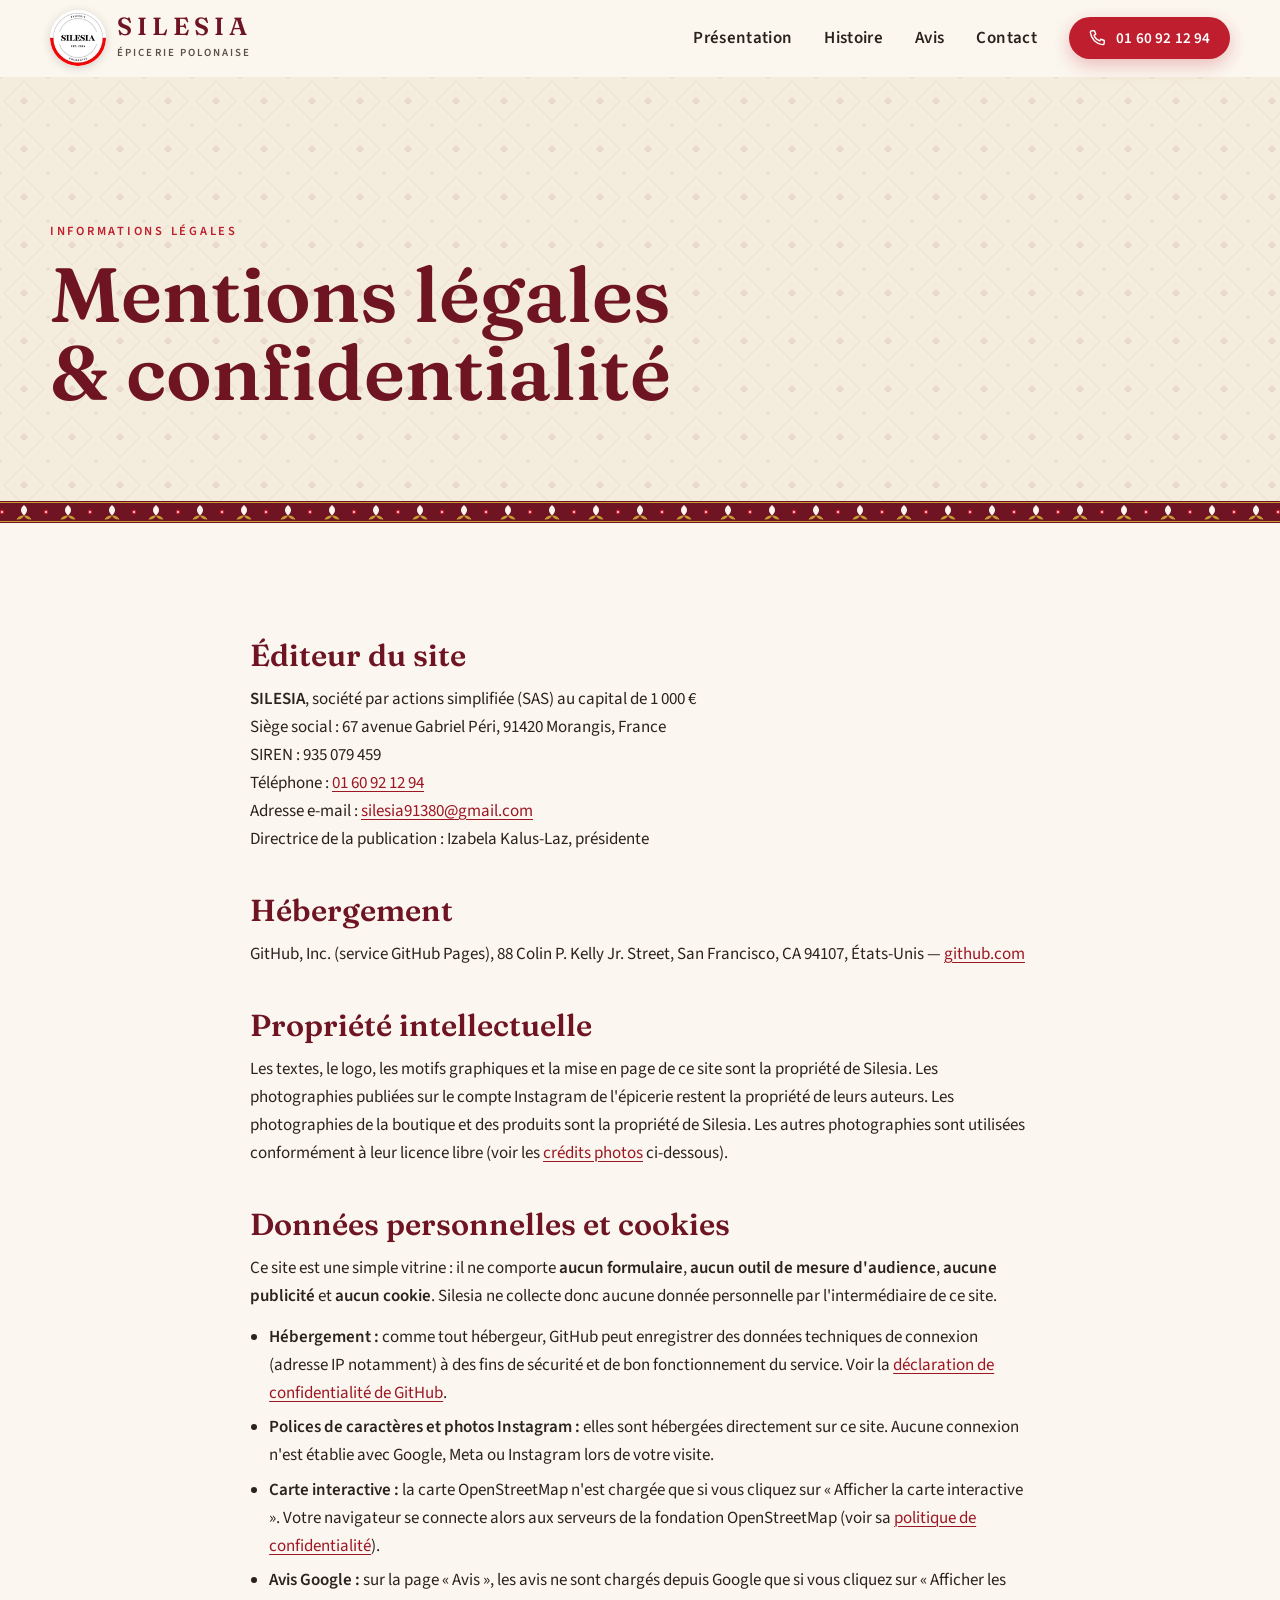
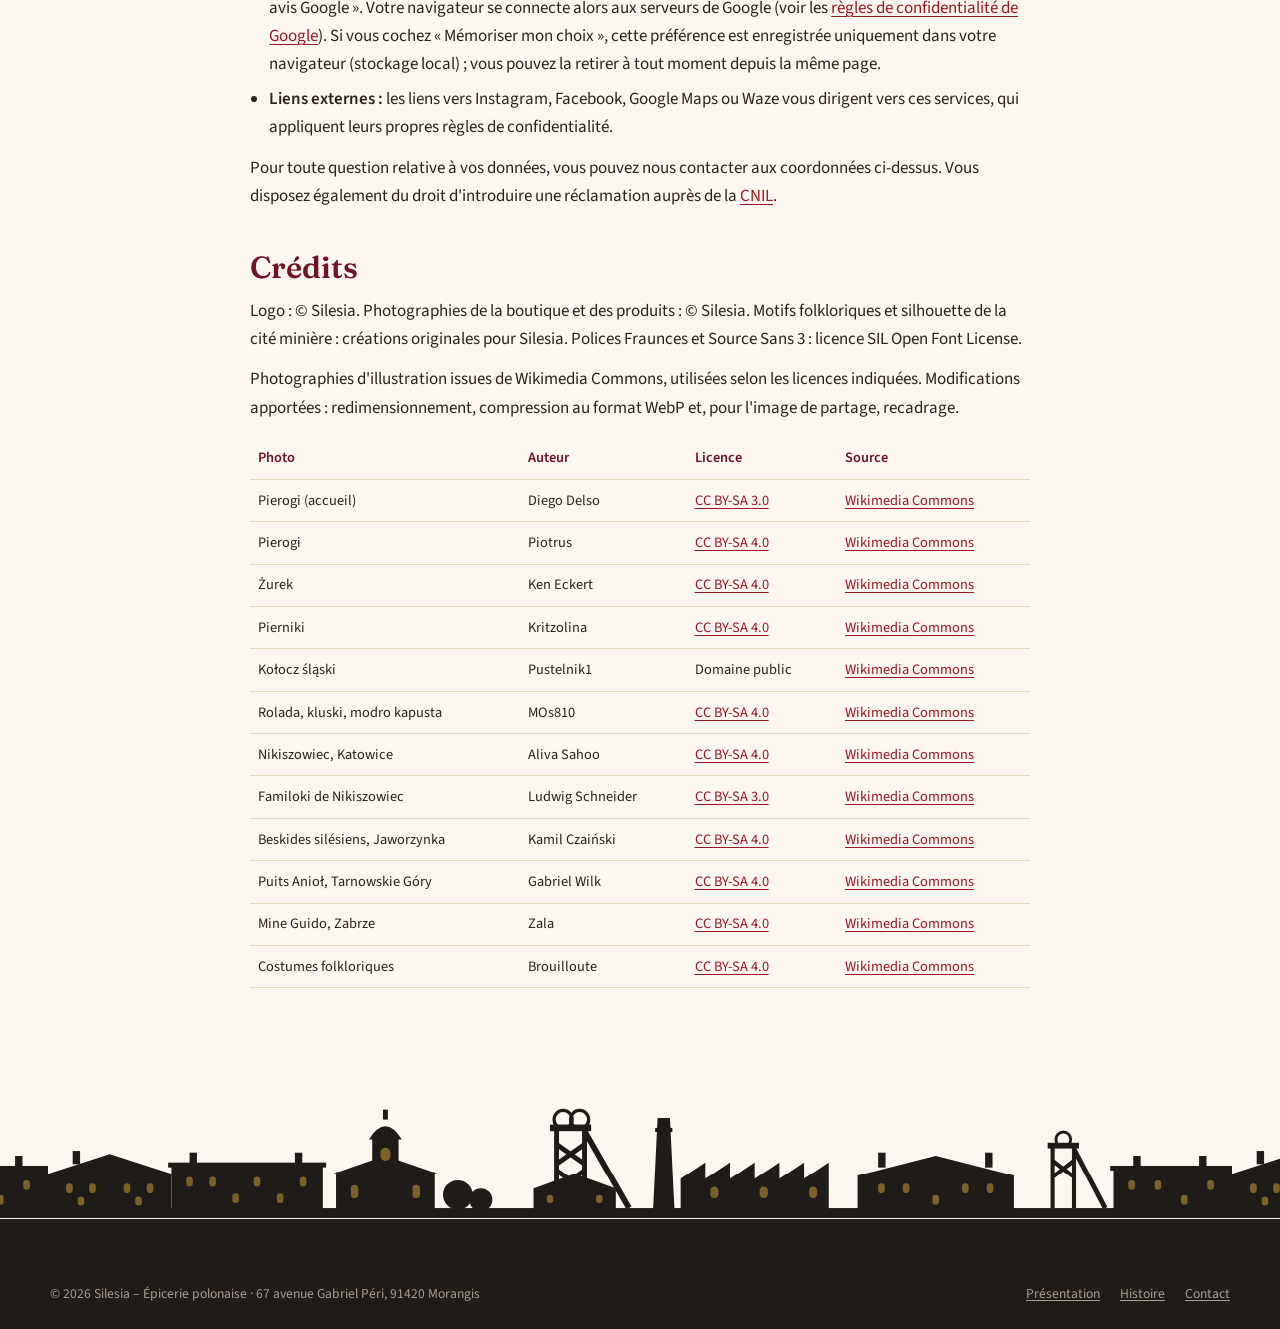
<file: mentions-legales.html>
<!doctype html>
<html lang="fr">
<head>
  <meta charset="utf-8">
  <meta name="viewport" content="width=device-width, initial-scale=1">
  <title>Mentions légales &amp; confidentialité | Silesia – Épicerie polonaise</title>
  <meta name="description" content="Mentions légales, politique de confidentialité et crédits photos du site de Silesia, épicerie polonaise à Morangis.">
  <meta name="robots" content="noindex, follow">
  <link rel="canonical" href="https://SITE-URL/mentions-legales.html">
  <meta name="theme-color" content="#6E1423">
  <link rel="icon" href="assets/img/favicon-48.png" sizes="48x48" type="image/png">
  <link rel="icon" href="assets/img/favicon-32.png" sizes="32x32" type="image/png">
  <link rel="apple-touch-icon" href="assets/img/apple-touch-icon.png">
  <link rel="stylesheet" href="assets/css/style.css">
  <script>document.documentElement.classList.add("js")</script>
  <script src="assets/js/main.js" defer></script>
</head>
<body>
  <svg width="0" height="0" style="position:absolute" aria-hidden="true" focusable="false">
    <symbol id="i-phone" viewBox="0 0 24 24"><path d="M5 3.5h3.2l1.6 4.3-2.1 1.4a11.5 11.5 0 0 0 7.1 7.1l1.4-2.1 4.3 1.6v3.2a2 2 0 0 1-2.1 2A17.5 17.5 0 0 1 3 5.6a2 2 0 0 1 2-2.1z"/></symbol>
    <symbol id="i-instagram" viewBox="0 0 24 24"><rect x="3" y="3" width="18" height="18" rx="5.2"/><circle cx="12" cy="12" r="4.2"/><circle cx="17.4" cy="6.6" r=".6" fill="currentColor"/></symbol>
  </svg>

  <a class="skip-link" href="#contenu">Aller au contenu</a>

  <header class="site-header" data-header>
    <div class="container header-inner">
      <a class="brand" href="./" aria-label="Silesia, épicerie polonaise – retour à l'accueil">
        <img class="brand__logo" src="assets/img/logo-silesia-96.webp" srcset="assets/img/logo-silesia-192.webp 2x" width="56" height="56" alt="">
        <span><span class="brand__name">SILESIA</span><span class="brand__sub">Épicerie polonaise</span></span>
      </a>
      <button class="nav-toggle" type="button" aria-expanded="false" aria-controls="site-nav" data-nav-toggle>
        <span class="nav-toggle__bars" aria-hidden="true"></span><span class="visually-hidden">Ouvrir le menu</span>
      </button>
      <nav class="site-nav" id="site-nav" aria-label="Navigation principale" data-nav>
        <ul class="nav-list">
          <li><a class="nav-link" href="./">Présentation</a></li>
          <li><a class="nav-link" href="histoire.html">Histoire</a></li>
          <li><a class="nav-link" href="avis.html">Avis</a></li>
          <li><a class="nav-link" href="contact.html">Contact</a></li>
        </ul>
        <!-- TÉLÉPHONE -->
        <a class="btn btn--primary btn--sm nav-call" href="tel:+33160921294"><svg class="icon" aria-hidden="true"><use href="#i-phone"/></svg>01 60 92 12 94</a>
      </nav>
    </div>
  </header>

  <main id="contenu">
    <section class="page-hero page-hero--plain" aria-labelledby="titre-page">
      <div class="container">
        <span class="eyebrow">Informations légales</span>
        <h1 class="page-hero__title" id="titre-page">Mentions légales &amp; confidentialité</h1>
      </div>
    </section>
    <div class="ribbon" aria-hidden="true"></div>

    <section class="section">
      <div class="container container--narrow legal">
        <!-- Les informations entre crochets [ ] sont à compléter AVANT la mise en ligne.
             Ces mentions sont obligatoires pour le site d'une entreprise (loi n° 2004-575 du 21 juin 2004, art. 6). -->
        <h2>Éditeur du site</h2>
        <p>
          <strong>SILESIA</strong>, société par actions simplifiée (SAS) au capital de 1 000 €<br>
          Siège social : 67 avenue Gabriel Péri, 91420 Morangis, France<br>
          SIREN : 935 079 459<br>
          Téléphone : <a href="tel:+33160921294">01 60 92 12 94</a><br>
          Adresse e-mail : <a href="mailto:silesia91380@gmail.com">silesia91380@gmail.com</a><br>
          Directrice de la publication : Izabela Kalus-Laz, présidente
        </p>

        <h2>Hébergement</h2>
        <p>GitHub, Inc. (service GitHub Pages), 88 Colin P. Kelly Jr. Street, San Francisco, CA 94107, États-Unis — <a href="https://github.com" rel="noopener" target="_blank">github.com</a></p>

        <h2>Propriété intellectuelle</h2>
        <p>Les textes, le logo, les motifs graphiques et la mise en page de ce site sont la propriété de Silesia. Les photographies publiées sur le compte Instagram de l'épicerie restent la propriété de leurs auteurs. Les photographies de la boutique et des produits sont la propriété de Silesia. Les autres photographies sont utilisées conformément à leur licence libre (voir les <a href="#credits">crédits photos</a> ci-dessous).</p>

        <h2 id="confidentialite">Données personnelles et cookies</h2>
        <p>Ce site est une simple vitrine : il ne comporte <strong>aucun formulaire</strong>, <strong>aucun outil de mesure d'audience</strong>, <strong>aucune publicité</strong> et <strong>aucun cookie</strong>. Silesia ne collecte donc aucune donnée personnelle par l'intermédiaire de ce site.</p>
        <ul>
          <li><strong>Hébergement :</strong> comme tout hébergeur, GitHub peut enregistrer des données techniques de connexion (adresse IP notamment) à des fins de sécurité et de bon fonctionnement du service. Voir la <a href="https://docs.github.com/fr/site-policy/privacy-policies/github-general-privacy-statement" rel="noopener" target="_blank">déclaration de confidentialité de GitHub</a>.</li>
          <li><strong>Polices de caractères et photos Instagram :</strong> elles sont hébergées directement sur ce site. Aucune connexion n'est établie avec Google, Meta ou Instagram lors de votre visite.</li>
          <li><strong>Carte interactive :</strong> la carte OpenStreetMap n'est chargée que si vous cliquez sur « Afficher la carte interactive ». Votre navigateur se connecte alors aux serveurs de la fondation OpenStreetMap (voir sa <a href="https://osmfoundation.org/wiki/Privacy_Policy" rel="noopener" target="_blank">politique de confidentialité</a>).</li>
          <li><strong>Avis Google :</strong> sur la page « Avis », les avis ne sont chargés depuis Google que si vous cliquez sur « Afficher les avis Google ». Votre navigateur se connecte alors aux serveurs de Google (voir les <a href="https://policies.google.com/privacy?hl=fr" rel="noopener" target="_blank">règles de confidentialité de Google</a>). Si vous cochez « Mémoriser mon choix », cette préférence est enregistrée uniquement dans votre navigateur (stockage local) ; vous pouvez la retirer à tout moment depuis la même page.</li>
          <li><strong>Liens externes :</strong> les liens vers Instagram, Facebook, Google Maps ou Waze vous dirigent vers ces services, qui appliquent leurs propres règles de confidentialité.</li>
        </ul>
        <p>Pour toute question relative à vos données, vous pouvez nous contacter aux coordonnées ci-dessus. Vous disposez également du droit d'introduire une réclamation auprès de la <a href="https://www.cnil.fr" rel="noopener" target="_blank">CNIL</a>.</p>

        <h2 id="credits">Crédits</h2>
        <p>Logo : © Silesia. Photographies de la boutique et des produits : © Silesia. Motifs folkloriques et silhouette de la cité minière : créations originales pour Silesia. Polices Fraunces et Source Sans 3 : licence SIL Open Font License.</p>
        <p>Photographies d'illustration issues de Wikimedia Commons, utilisées selon les licences indiquées. Modifications apportées : redimensionnement, compression au format WebP et, pour l'image de partage, recadrage.</p>
        <table class="credits-table">
          <thead>
            <tr><th scope="col">Photo</th><th scope="col">Auteur</th><th scope="col">Licence</th><th scope="col">Source</th></tr>
          </thead>
          <tbody>
              <tr><td>Pierogi (accueil)</td><td>Diego Delso</td><td><a href="https://creativecommons.org/licenses/by-sa/3.0" rel="noopener" target="_blank">CC BY-SA 3.0</a></td><td><a href="https://commons.wikimedia.org/wiki/File:Pierogi,_Gniezno,_Polonia3.jpg" rel="noopener" target="_blank">Wikimedia Commons</a></td></tr>
              <tr><td>Pierogi</td><td>Piotrus</td><td><a href="https://creativecommons.org/licenses/by-sa/4.0" rel="noopener" target="_blank">CC BY-SA 4.0</a></td><td><a href="https://commons.wikimedia.org/wiki/File:Polish_pierogi_in_a_dish.jpg" rel="noopener" target="_blank">Wikimedia Commons</a></td></tr>
              <tr><td>Żurek</td><td>Ken Eckert</td><td><a href="https://creativecommons.org/licenses/by-sa/4.0" rel="noopener" target="_blank">CC BY-SA 4.0</a></td><td><a href="https://commons.wikimedia.org/wiki/File:Zurek_Sour_Rye_Soup,_Warsaw.jpg" rel="noopener" target="_blank">Wikimedia Commons</a></td></tr>
              <tr><td>Pierniki</td><td>Kritzolina</td><td><a href="https://creativecommons.org/licenses/by-sa/4.0" rel="noopener" target="_blank">CC BY-SA 4.0</a></td><td><a href="https://commons.wikimedia.org/wiki/File:Chocolate_covered_gingerbread_cookies_01.jpg" rel="noopener" target="_blank">Wikimedia Commons</a></td></tr>
              <tr><td>Kołocz śląski</td><td>Pustelnik1</td><td>Domaine public</td><td><a href="https://commons.wikimedia.org/wiki/File:Ko%C5%82ocz_%C5%9Bl%C4%85ski.JPG" rel="noopener" target="_blank">Wikimedia Commons</a></td></tr>
              <tr><td>Rolada, kluski, modro kapusta</td><td>MOs810</td><td><a href="https://creativecommons.org/licenses/by-sa/4.0" rel="noopener" target="_blank">CC BY-SA 4.0</a></td><td><a href="https://commons.wikimedia.org/wiki/File:Danie_slaskie_(Lubliniec),_kluski,_modro_kapusta,_rolada.jpg" rel="noopener" target="_blank">Wikimedia Commons</a></td></tr>
              <tr><td>Nikiszowiec, Katowice</td><td>Aliva Sahoo</td><td><a href="https://creativecommons.org/licenses/by-sa/4.0" rel="noopener" target="_blank">CC BY-SA 4.0</a></td><td><a href="https://commons.wikimedia.org/wiki/File:Nikiszowiec_2.jpg" rel="noopener" target="_blank">Wikimedia Commons</a></td></tr>
              <tr><td>Familoki de Nikiszowiec</td><td>Ludwig Schneider</td><td><a href="https://creativecommons.org/licenses/by-sa/3.0/" rel="noopener" target="_blank">CC BY-SA 3.0</a></td><td><a href="https://commons.wikimedia.org/wiki/File:Nikiszowiec02.JPG" rel="noopener" target="_blank">Wikimedia Commons</a></td></tr>
              <tr><td>Beskides silésiens, Jaworzynka</td><td>Kamil Czaiński</td><td><a href="https://creativecommons.org/licenses/by-sa/4.0" rel="noopener" target="_blank">CC BY-SA 4.0</a></td><td><a href="https://commons.wikimedia.org/wiki/File:Beskid_%C5%9Al%C4%85ski,_Jaworzynka,_krajobraz_-_widok_na_Klimasy.jpg" rel="noopener" target="_blank">Wikimedia Commons</a></td></tr>
              <tr><td>Puits Anioł, Tarnowskie Góry</td><td>Gabriel Wilk</td><td><a href="https://creativecommons.org/licenses/by-sa/4.0" rel="noopener" target="_blank">CC BY-SA 4.0</a></td><td><a href="https://commons.wikimedia.org/wiki/File:Zabytkowa_Kopalnia_Srebra_-_nadszybie_szybu_Anio%C5%82_z_wie%C5%BC%C4%85_wyci%C4%85gow%C4%85.jpg" rel="noopener" target="_blank">Wikimedia Commons</a></td></tr>
              <tr><td>Mine Guido, Zabrze</td><td>Zala</td><td><a href="https://creativecommons.org/licenses/by-sa/4.0" rel="noopener" target="_blank">CC BY-SA 4.0</a></td><td><a href="https://commons.wikimedia.org/wiki/File:Zabrze_Kopalnia_W%C4%99gla_Kamiennego_Guido_15.jpg" rel="noopener" target="_blank">Wikimedia Commons</a></td></tr>
              <tr><td>Costumes folkloriques</td><td>Brouilloute</td><td><a href="https://creativecommons.org/licenses/by-sa/4.0" rel="noopener" target="_blank">CC BY-SA 4.0</a></td><td><a href="https://commons.wikimedia.org/wiki/File:Str%C3%B3j_%C5%9Bl%C4%85ski.jpg" rel="noopener" target="_blank">Wikimedia Commons</a></td></tr>
          </tbody>
        </table>
      </div>
    </section>
  </main>

  <footer class="site-footer">
    <div class="footer-skyline" aria-hidden="true"></div>
    <div class="footer-body">
      <div class="container">
        <div class="footer-bottom" style="margin-top:0;border-top:0;padding-top:0">
          <p>© <span data-year>2026</span> Silesia – Épicerie polonaise · 67 avenue Gabriel Péri, 91420 Morangis</p>
          <ul>
            <li><a href="./">Présentation</a></li>
            <li><a href="histoire.html">Histoire</a></li>
            <li><a href="contact.html">Contact</a></li>
          </ul>
        </div>
      </div>
    </div>
  </footer>
</body>
</html>
</file>
<file: assets/css/style.css>
/* ==========================================================================
   SILESIA — Épicerie polonaise · Morangis (91)
   Feuille de styles principale

   Sommaire
   1.  Polices (hébergées localement, aucun appel à un service tiers)
   2.  Variables : couleurs, typographie, espacements
   3.  Base & accessibilité
   4.  Mise en page & utilitaires
   5.  Boutons & icônes
   6.  En-tête & navigation
   7.  Héros (grande image d'accueil)
   8.  Sections, titres & ornements
   9.  Cartes « spécialités », bloc infos pratiques, raccourcis
   10. Galerie Instagram
   11. Page Histoire
   12. Page Contact
   13. Pied de page
   14. Pages secondaires (mentions légales, 404)
   15. Animations & transitions entre pages
   ========================================================================== */

/* 1. POLICES --------------------------------------------------------------- */
/* Fraunces (titres) & Source Sans 3 (textes) — licence SIL Open Font License.
   Deux sous-ensembles par graisse : « latin » et « latin-ext » (lettres polonaises ą ę ł ń ó ś ź ż). */
@font-face {
  font-family: "Fraunces"; font-style: normal; font-weight: 600; font-display: swap;
  src: url("../fonts/fraunces-latin-600-normal.woff2") format("woff2");
  unicode-range: U+0000-00FF, U+0131, U+0152-0153, U+02BB-02BC, U+02C6, U+02DA, U+02DC, U+0304, U+0308, U+0329, U+2000-206F, U+20AC, U+2122, U+2191, U+2193, U+2212, U+2215, U+FEFF, U+FFFD;
}
@font-face {
  font-family: "Fraunces"; font-style: normal; font-weight: 600; font-display: swap;
  src: url("../fonts/fraunces-latin-ext-600-normal.woff2") format("woff2");
  unicode-range: U+0100-02BA, U+02BD-02C5, U+02C7-02CC, U+02CE-02D7, U+02DD-02FF, U+1D00-1DBF, U+1E00-1E9F, U+1EF2-1EFF, U+2020, U+20A0-20AB, U+20AD-20C0, U+2113, U+2C60-2C7F, U+A720-A7FF;
}
@font-face {
  font-family: "Fraunces"; font-style: italic; font-weight: 400; font-display: swap;
  src: url("../fonts/fraunces-latin-400-italic.woff2") format("woff2");
  unicode-range: U+0000-00FF, U+0131, U+0152-0153, U+02BB-02BC, U+02C6, U+02DA, U+02DC, U+0304, U+0308, U+0329, U+2000-206F, U+20AC, U+2122, U+2191, U+2193, U+2212, U+2215, U+FEFF, U+FFFD;
}
@font-face {
  font-family: "Fraunces"; font-style: italic; font-weight: 400; font-display: swap;
  src: url("../fonts/fraunces-latin-ext-400-italic.woff2") format("woff2");
  unicode-range: U+0100-02BA, U+02BD-02C5, U+02C7-02CC, U+02CE-02D7, U+02DD-02FF, U+1D00-1DBF, U+1E00-1E9F, U+1EF2-1EFF, U+2020, U+20A0-20AB, U+20AD-20C0, U+2113, U+2C60-2C7F, U+A720-A7FF;
}
@font-face {
  font-family: "Source Sans 3"; font-style: normal; font-weight: 400; font-display: swap;
  src: url("../fonts/source-sans-3-latin-400-normal.woff2") format("woff2");
  unicode-range: U+0000-00FF, U+0131, U+0152-0153, U+02BB-02BC, U+02C6, U+02DA, U+02DC, U+0304, U+0308, U+0329, U+2000-206F, U+20AC, U+2122, U+2191, U+2193, U+2212, U+2215, U+FEFF, U+FFFD;
}
@font-face {
  font-family: "Source Sans 3"; font-style: normal; font-weight: 400; font-display: swap;
  src: url("../fonts/source-sans-3-latin-ext-400-normal.woff2") format("woff2");
  unicode-range: U+0100-02BA, U+02BD-02C5, U+02C7-02CC, U+02CE-02D7, U+02DD-02FF, U+1D00-1DBF, U+1E00-1E9F, U+1EF2-1EFF, U+2020, U+20A0-20AB, U+20AD-20C0, U+2113, U+2C60-2C7F, U+A720-A7FF;
}
@font-face {
  font-family: "Source Sans 3"; font-style: normal; font-weight: 600; font-display: swap;
  src: url("../fonts/source-sans-3-latin-600-normal.woff2") format("woff2");
  unicode-range: U+0000-00FF, U+0131, U+0152-0153, U+02BB-02BC, U+02C6, U+02DA, U+02DC, U+0304, U+0308, U+0329, U+2000-206F, U+20AC, U+2122, U+2191, U+2193, U+2212, U+2215, U+FEFF, U+FFFD;
}
@font-face {
  font-family: "Source Sans 3"; font-style: normal; font-weight: 600; font-display: swap;
  src: url("../fonts/source-sans-3-latin-ext-600-normal.woff2") format("woff2");
  unicode-range: U+0100-02BA, U+02BD-02C5, U+02C7-02CC, U+02CE-02D7, U+02DD-02FF, U+1D00-1DBF, U+1E00-1E9F, U+1EF2-1EFF, U+2020, U+20A0-20AB, U+20AD-20C0, U+2113, U+2C60-2C7F, U+A720-A7FF;
}

/* 2. VARIABLES ------------------------------------------------------------- */
:root {
  /* Couleurs — modifiez ici pour changer toute la charte */
  --paper: #FBF7F0;        /* blanc cassé, fond principal            */
  --cream: #F4ECDD;        /* crème, sections alternées              */
  --linen: #E8DAC2;        /* lin, bordures                          */
  --ink: #2B211D;          /* texte principal (brun très foncé)      */
  --ink-soft: #5E5049;     /* texte secondaire                       */
  --red: #BE1E2D;          /* rouge polonais                         */
  --red-dark: #9C1623;
  --burgundy: #6E1423;     /* bordeaux                               */
  --burgundy-deep: #45101A;
  --green: #1F3A2E;        /* vert profond (forêts, broderies)       */
  --gold: #C79A32;         /* or, rappel de l'aigle de Haute-Silésie */
  --gold-soft: #E3C57E;
  --coal: #1F1B19;         /* noir charbon, patrimoine minier        */

  --font-display: "Fraunces", Georgia, "Times New Roman", serif;
  --font-body: "Source Sans 3", system-ui, -apple-system, "Segoe UI", Roboto, Arial, sans-serif;

  --container: 1180px;
  --gutter: clamp(16px, 4vw, 32px);
  --radius: 12px;
  --radius-lg: 20px;
  --header-h: 76px;
  --shadow: 0 1px 2px rgb(43 33 29 / 6%), 0 10px 30px rgb(43 33 29 / 9%);
  --shadow-lg: 0 2px 6px rgb(43 33 29 / 8%), 0 24px 60px rgb(43 33 29 / 16%);
  --ease: cubic-bezier(.2, .7, .2, 1);

  color-scheme: light;
}

/* 3. BASE ------------------------------------------------------------------ */
*, *::before, *::after { box-sizing: border-box; }
[hidden] { display: none !important; }
* { margin: 0; }
html { -webkit-text-size-adjust: 100%; scroll-behavior: smooth; scroll-padding-top: calc(var(--header-h) + 16px); }
body {
  min-height: 100vh;
  font: 400 1.0625rem/1.65 var(--font-body);
  color: var(--ink);
  background: var(--paper);
  text-rendering: optimizeLegibility;
  -webkit-font-smoothing: antialiased;
  overflow-x: hidden;
}
img, svg, video, iframe { display: block; max-width: 100%; }
img { height: auto; }
a { color: var(--red-dark); text-underline-offset: .18em; text-decoration-thickness: 1px; }
a:hover { color: var(--burgundy); }
h1, h2, h3, h4 { font-family: var(--font-display); font-weight: 600; line-height: 1.12; color: var(--burgundy); text-wrap: balance; }
p { text-wrap: pretty; }
ul[role="list"], ol[role="list"] { list-style: none; padding: 0; }
strong { font-weight: 600; }
:focus-visible { outline: 3px solid var(--gold); outline-offset: 3px; border-radius: 4px; }
::selection { background: var(--burgundy); color: var(--paper); }

.skip-link {
  position: absolute; left: 1rem; top: -100px; z-index: 100;
  background: var(--burgundy); color: var(--paper); padding: .75rem 1.25rem; border-radius: 0 0 var(--radius) var(--radius);
  font-weight: 600; text-decoration: none;
}
.skip-link:focus { top: 0; color: var(--paper); }
.visually-hidden {
  position: absolute !important; width: 1px; height: 1px; padding: 0; margin: -1px;
  overflow: hidden; clip: rect(0 0 0 0); white-space: nowrap; border: 0;
}

/* 4. MISE EN PAGE ---------------------------------------------------------- */
.container { width: 100%; max-width: calc(var(--container) + 2 * var(--gutter)); margin-inline: auto; padding-inline: var(--gutter); }
.container--narrow { max-width: calc(780px + 2 * var(--gutter)); }
.grid-2 { display: grid; gap: clamp(2rem, 5vw, 4.5rem); align-items: center; }
@media (min-width: 900px) { .grid-2 { grid-template-columns: 1fr 1fr; } }
.stack > * + * { margin-top: 1rem; }
.prose { max-width: 66ch; }
.prose > * + * { margin-top: 1.05em; }
.prose h3 { margin-top: 1.8em; font-size: 1.45rem; }
.lead { font-size: clamp(1.12rem, 1.6vw, 1.25rem); line-height: 1.6; color: var(--ink); }
.muted { color: var(--ink-soft); }
.center { text-align: center; }
.pattern-bg { background-image: url("../img/motif-fond.svg"); background-size: 48px 48px; }

/* 5. BOUTONS & ICÔNES ------------------------------------------------------ */
.icon { width: 1.25em; height: 1.25em; flex: none; fill: none; stroke: currentColor; stroke-width: 1.8; stroke-linecap: round; stroke-linejoin: round; }
.btn {
  display: inline-flex; align-items: center; justify-content: center; gap: .55rem;
  min-height: 48px; padding: .8rem 1.45rem;
  border: 2px solid transparent; border-radius: 999px;
  font: 600 1rem/1.2 var(--font-body); letter-spacing: .01em; text-decoration: none; cursor: pointer;
  transition: background-color .25s var(--ease), color .25s var(--ease), border-color .25s var(--ease), transform .25s var(--ease), box-shadow .25s var(--ease);
}
.btn:hover { transform: translateY(-2px); }
.btn:active { transform: translateY(0); }
.btn--primary { background: var(--red); color: #fff; box-shadow: 0 6px 18px rgb(190 30 45 / 28%); }
.btn--primary:hover { background: var(--red-dark); color: #fff; }
.btn--light { background: var(--paper); color: var(--burgundy); }
.btn--light:hover { background: #fff; color: var(--red-dark); }
.btn--ghost { border-color: currentColor; color: inherit; background: transparent; }
.btn--ghost:hover { background: rgb(255 255 255 / 12%); color: inherit; }
.btn--outline { border-color: var(--burgundy); color: var(--burgundy); background: transparent; }
.btn--outline:hover { background: var(--burgundy); color: var(--paper); }
.btn--green { background: var(--green); color: var(--paper); }
.btn--green:hover { background: #142a20; color: var(--paper); }
.btn--sm { min-height: 42px; padding: .55rem 1.1rem; font-size: .95rem; }
.btn--block { width: 100%; }
.link-arrow { display: inline-flex; align-items: center; gap: .4rem; font-weight: 600; text-decoration: none; }
.link-arrow .icon { transition: transform .25s var(--ease); }
.link-arrow:hover .icon { transform: translateX(4px); }

/* 6. EN-TÊTE & NAVIGATION -------------------------------------------------- */
.site-header {
  position: sticky; top: 0; z-index: 50;
  background: rgb(251 247 240 / 94%);
  -webkit-backdrop-filter: saturate(1.4) blur(10px); backdrop-filter: saturate(1.4) blur(10px);
  border-bottom: 1px solid transparent;
  transition: border-color .3s, box-shadow .3s;
  view-transition-name: site-header;
}
.site-header.is-scrolled { border-bottom-color: var(--linen); box-shadow: 0 6px 24px rgb(43 33 29 / 7%); }
.header-inner { display: flex; align-items: center; justify-content: space-between; gap: 1rem; min-height: var(--header-h); }
.brand { display: inline-flex; align-items: center; gap: .7rem; text-decoration: none; color: var(--burgundy); }
.brand:hover { color: var(--burgundy); }
.brand__logo { width: 56px; height: 56px; flex: none; border-radius: 50%; box-shadow: 0 2px 10px rgb(43 33 29 / 18%); transition: transform .6s var(--ease); }
.brand:hover .brand__logo { transform: rotate(-8deg) scale(1.04); }
.brand__name { display: block; font: 600 1.55rem/1 var(--font-display); letter-spacing: .2em; margin-right: -.2em; }
.brand__sub { display: block; margin-top: .3rem; font-size: .68rem; font-weight: 600; letter-spacing: .19em; text-transform: uppercase; color: var(--ink-soft); }

.site-nav { display: flex; align-items: center; gap: 2rem; }
.nav-list { display: flex; gap: 2rem; list-style: none; padding: 0; }
.nav-link { position: relative; display: inline-block; padding: .5rem 0; color: var(--ink); font-weight: 600; text-decoration: none; letter-spacing: .02em; }
.nav-link::after {
  content: ""; position: absolute; left: 0; right: 0; bottom: .15rem; height: 2px;
  background: var(--red); transform: scaleX(0); transform-origin: left; transition: transform .35s var(--ease);
}
.nav-link:hover { color: var(--burgundy); }
.nav-link:hover::after, .nav-link[aria-current="page"]::after { transform: scaleX(1); }
.nav-link[aria-current="page"] { color: var(--burgundy); }

.nav-toggle {
  display: none; position: relative; width: 48px; height: 48px; border: 0; border-radius: 50%;
  background: transparent; color: var(--burgundy); cursor: pointer;
}
.nav-toggle__bars, .nav-toggle__bars::before, .nav-toggle__bars::after {
  position: absolute; left: 50%; width: 24px; height: 2px; margin-left: -12px; background: currentColor; border-radius: 2px;
  transition: transform .3s var(--ease), opacity .2s;
}
.nav-toggle__bars { top: 50%; margin-top: -1px; }
.nav-toggle__bars::before, .nav-toggle__bars::after { content: ""; left: 0; margin-left: 0; }
.nav-toggle__bars::before { top: -7px; }
.nav-toggle__bars::after { top: 7px; }
.nav-toggle[aria-expanded="true"] .nav-toggle__bars { background: transparent; }
.nav-toggle[aria-expanded="true"] .nav-toggle__bars::before { transform: translateY(7px) rotate(45deg); }
.nav-toggle[aria-expanded="true"] .nav-toggle__bars::after { transform: translateY(-7px) rotate(-45deg); }

@media (max-width: 1023px) {
  :root { --header-h: 68px; }
  .brand__logo { width: 48px; height: 48px; }
  .brand__name { font-size: 1.35rem; }
  .js .nav-toggle { display: block; }
  /* Sans JavaScript, le menu reste simplement affiché sous le logo */
  .site-nav { flex-wrap: wrap; gap: 1rem; }
  .header-inner { flex-wrap: wrap; }
  .js .header-inner { flex-wrap: nowrap; }
  .js .site-nav {
    position: absolute; top: 100%; left: 0; right: 0;
    flex-direction: column; align-items: stretch; gap: 0;
    padding: .5rem var(--gutter) 1.5rem;
    background: var(--paper); border-bottom: 1px solid var(--linen); box-shadow: 0 20px 40px rgb(43 33 29 / 12%);
    display: none;
  }
  .js .site-nav.is-open { display: flex; animation: menu-in .28s var(--ease) both; }
  .js .nav-list { flex-direction: column; gap: 0; }
  .js .nav-link { display: block; padding: 1rem .25rem; font-size: 1.15rem; border-bottom: 1px solid var(--linen); }
  .js .nav-link::after { display: none; }
  .js .nav-link[aria-current="page"] { color: var(--red); }
  .nav-call { margin-top: 1.25rem; }
}

/* 7. HÉROS ----------------------------------------------------------------- */
.hero {
  position: relative; isolation: isolate; overflow: hidden;
  display: grid; align-items: end;
  min-height: min(calc(100svh - var(--header-h)), 860px);
  color: #fff; background: var(--burgundy-deep);
}
.hero__img { position: absolute; inset: 0; z-index: -2; width: 100%; height: 100%; object-fit: cover; object-position: 60% 50%; }
.hero::before {
  content: ""; position: absolute; inset: 0; z-index: -1;
  background:
    linear-gradient(98deg, rgb(69 16 26 / 94%) 0%, rgb(69 16 26 / 82%) 34%, rgb(69 16 26 / 30%) 66%, rgb(69 16 26 / 5%) 100%),
    linear-gradient(0deg, rgb(31 27 25 / 55%) 0%, transparent 40%);
}
.hero__content { padding-block: clamp(4rem, 12vh, 8rem) clamp(4rem, 10vh, 6.5rem); max-width: 660px; }
.hero__eyebrow {
  display: inline-flex; align-items: center; gap: .75rem;
  font-size: .8rem; font-weight: 600; letter-spacing: .24em; text-transform: uppercase; color: var(--gold-soft);
}
.hero__eyebrow::before { content: ""; width: 36px; height: 1px; background: currentColor; }
.hero__title {
  margin-top: 1.1rem; color: #fff;
  font-size: clamp(3.6rem, 13vw, 8.8rem); line-height: .9; letter-spacing: .14em; margin-right: -.14em;
}
.hero__title-sub { display: block; margin-top: 1.1rem; font: italic 400 clamp(1.25rem, 2.6vw, 1.75rem)/1.3 var(--font-display); letter-spacing: 0; color: var(--gold-soft); }
.hero__lead { margin-top: 1.4rem; max-width: 44ch; font-size: clamp(1.08rem, 1.8vw, 1.28rem); color: rgb(255 255 255 / 90%); }
.hero__actions { display: flex; flex-wrap: wrap; gap: .8rem; margin-top: 2.2rem; }
@media (max-width: 699px) {
  .hero { min-height: min(82svh, 700px); }
  .hero::before { background: linear-gradient(180deg, rgb(69 16 26 / 25%) 0%, rgb(69 16 26 / 72%) 42%, rgb(69 16 26 / 95%) 100%); }
  .card__media { aspect-ratio: 16 / 10; }
  .hero__actions .btn { flex: 1 1 100%; }
}

/* En-tête de page (Histoire, Contact…) */
.page-hero {
  position: relative; isolation: isolate; overflow: hidden;
  padding-block: clamp(5rem, 14vw, 9rem) clamp(3.5rem, 8vw, 5.5rem);
  color: #fff; background: var(--burgundy-deep);
}
.page-hero__img { position: absolute; inset: 0; z-index: -2; width: 100%; height: 100%; object-fit: cover; }
.page-hero::before { content: ""; position: absolute; inset: 0; z-index: -1; background: linear-gradient(90deg, rgb(45 10 18 / 90%) 0%, rgb(45 10 18 / 70%) 50%, rgb(45 10 18 / 35%) 100%); }
.page-hero--plain { color: var(--ink); background: var(--cream) url("../img/motif-fond.svg") 0 0 / 48px 48px; }
.page-hero--plain::before { display: none; }
.page-hero__title { color: inherit; font-size: clamp(2.6rem, 7vw, 4.8rem); line-height: 1.02; }
.page-hero--plain .page-hero__title { color: var(--burgundy); }
.page-hero__lead { margin-top: 1.2rem; max-width: 52ch; font-size: clamp(1.08rem, 1.8vw, 1.25rem); opacity: .92; }
.page-hero .eyebrow { color: var(--gold-soft); }
.page-hero--plain .eyebrow { color: var(--red); }

/* Ruban brodé */
.ribbon { height: 22px; background: url("../img/ruban.svg") repeat-x center / 44px 22px; }

/* 8. SECTIONS, TITRES & ORNEMENTS ----------------------------------------- */
.section { padding-block: clamp(4rem, 9vw, 7.5rem); }
.section--tight { padding-block: clamp(3rem, 6vw, 4.5rem); }
.section--cream { background-color: var(--cream); }
.section--burgundy { background: var(--burgundy); color: var(--cream); }
.section--burgundy h2, .section--burgundy h3 { color: var(--paper); }
.section--green { background: var(--green); color: var(--cream); }
.section--green h2, .section--green h3 { color: var(--paper); }
.section-head { max-width: 760px; margin: 0 auto clamp(2.5rem, 5vw, 3.75rem); text-align: center; }
.section-head p { margin-top: 1rem; }
.eyebrow { display: block; margin-bottom: .9rem; font-size: .78rem; font-weight: 600; letter-spacing: .22em; text-transform: uppercase; color: var(--red); }
.section--burgundy .eyebrow, .section--green .eyebrow { color: var(--gold-soft); }
h2, .h2 { font-size: clamp(2rem, 4.6vw, 3.15rem); }
h3, .h3 { font-size: clamp(1.3rem, 2.2vw, 1.6rem); }
.title-pl { font: italic 400 1em/1 var(--font-display); color: var(--red); }
.section--burgundy .title-pl, .section--green .title-pl { color: var(--gold-soft); }

.ornament { display: flex; align-items: center; justify-content: center; gap: 1rem; color: var(--red); margin-bottom: 1.2rem; }
.ornament::before, .ornament::after { content: ""; width: min(70px, 18vw); height: 1px; background: currentColor; opacity: .45; }
.ornament svg { width: 30px; height: 30px; }
.section--burgundy .ornament, .section--green .ornament { color: var(--gold); }

/* Figures & crédits photo */
.figure { position: relative; }
.figure img { width: 100%; border-radius: var(--radius-lg); box-shadow: var(--shadow-lg); }
.figure figcaption { margin-top: .7rem; font-size: .85rem; color: var(--ink-soft); }
/* Photo encadrée d'un liseré doré décalé ; la légende reste en dehors du cadre */
.figure--framed { padding: 14px 14px 0 0; }
.figure__frame { position: relative; isolation: isolate; }
.figure__frame::before {
  content: ""; position: absolute; inset: -14px -14px 14px 14px; z-index: -1;
  border: 1.5px solid var(--gold); border-radius: calc(var(--radius-lg) + 6px);
}
.figure__caption { display: grid; gap: .15rem; margin-top: 1.4rem; padding-left: 1rem; border-left: 3px solid var(--red); font-size: .95rem; color: var(--ink-soft); }
.figure__caption-title { font: italic 400 1.2rem/1.3 var(--font-display); color: var(--burgundy); }
.credit { font-size: .78rem; color: var(--ink-soft); }
.credit a { color: inherit; }

/* 9. CARTES, INFOS PRATIQUES, RACCOURCIS ----------------------------------- */
.cards { display: grid; gap: clamp(1rem, 2.5vw, 1.75rem); grid-template-columns: 1fr; }
@media (min-width: 560px) { .cards { grid-template-columns: repeat(2, 1fr); } }
@media (min-width: 960px) { .cards { grid-template-columns: repeat(3, 1fr); } }
.card {
  display: flex; flex-direction: column; overflow: hidden;
  background: var(--paper); border-radius: var(--radius-lg); box-shadow: var(--shadow);
  transition: transform .4s var(--ease), box-shadow .4s var(--ease);
}
.card:hover { transform: translateY(-4px); box-shadow: var(--shadow-lg); }
.card__media { aspect-ratio: 4 / 3; overflow: hidden; background: var(--linen); }
.card__media img { width: 100%; height: 100%; object-fit: cover; transition: transform .8s var(--ease); }
.card:hover .card__media img { transform: scale(1.05); }
.card__body { flex: 1; padding: 1.3rem 1.4rem 1.6rem; }
.card__pl { display: block; margin-bottom: .2rem; font: italic 400 1.05rem/1.3 var(--font-display); color: var(--red); }
.card h3 { font-size: 1.3rem; }
.card p { margin-top: .55rem; font-size: .98rem; color: var(--ink-soft); }
.cards-note { margin-top: 1.75rem; text-align: center; font-size: .9rem; color: var(--ink-soft); }

.info-panel {
  position: relative; padding: clamp(1.75rem, 4vw, 2.5rem);
  background: var(--paper); border-radius: var(--radius-lg); box-shadow: var(--shadow);
}
.info-panel::before { /* liseré « broderie » */
  content: ""; position: absolute; inset: 10px; pointer-events: none;
  border: 1px dashed rgb(110 20 35 / 30%); border-radius: calc(var(--radius-lg) - 6px);
}
.info-panel h3 { margin-bottom: 1.2rem; }
.info-list { display: grid; gap: 1.1rem; list-style: none; padding: 0; }
.info-item { display: grid; grid-template-columns: 44px 1fr; gap: .9rem; align-items: start; }
.info-item__icon { display: grid; place-items: center; width: 44px; height: 44px; border-radius: 50%; background: var(--cream); color: var(--burgundy); }
.info-item__label { display: block; font-size: .75rem; font-weight: 600; letter-spacing: .14em; text-transform: uppercase; color: var(--ink-soft); }
.info-item a { color: var(--ink); font-weight: 600; text-decoration: none; }
.info-item a:hover { color: var(--red); text-decoration: underline; }

.duo { display: grid; gap: clamp(1rem, 2.5vw, 1.75rem); }
@media (min-width: 760px) { .duo { grid-template-columns: 1fr 1fr; } }
.teaser {
  position: relative; isolation: isolate; overflow: hidden;
  display: flex; flex-direction: column; justify-content: flex-end;
  min-height: clamp(300px, 38vw, 420px); padding: clamp(1.5rem, 4vw, 2.5rem);
  border-radius: var(--radius-lg); color: #fff; text-decoration: none; box-shadow: var(--shadow);
}
.teaser img { position: absolute; inset: 0; z-index: -2; width: 100%; height: 100%; object-fit: cover; transition: transform 1s var(--ease); }
.teaser::before { content: ""; position: absolute; inset: 0; z-index: -1; background: linear-gradient(0deg, rgb(45 10 18 / 92%) 0%, rgb(45 10 18 / 45%) 55%, rgb(45 10 18 / 10%) 100%); }
.teaser:hover { color: #fff; }
.teaser:hover img { transform: scale(1.05); }
.teaser .eyebrow { color: var(--gold-soft); margin-bottom: .5rem; }
.teaser h3 { color: #fff; font-size: clamp(1.6rem, 3vw, 2.2rem); }
.teaser p { margin-top: .6rem; max-width: 42ch; color: rgb(255 255 255 / 88%); }
.teaser .link-arrow { margin-top: 1.1rem; color: var(--gold-soft); }

.quote-band { text-align: center; }
.quote-band p { max-width: 30ch; margin-inline: auto; font: italic 400 clamp(1.6rem, 3.6vw, 2.5rem)/1.3 var(--font-display); }

/* 10. GALERIE INSTAGRAM ---------------------------------------------------- */
.insta-head { display: flex; flex-wrap: wrap; align-items: end; justify-content: space-between; gap: 1.5rem; margin-bottom: 2.2rem; }
.insta-head .section-head { margin: 0; text-align: left; }
.insta-head__links { display: flex; flex-wrap: wrap; gap: .6rem; }
.insta-handle { display: inline-flex; align-items: center; gap: .5rem; font-weight: 600; }
.insta-grid { display: grid; gap: clamp(.5rem, 1.4vw, 1rem); grid-template-columns: repeat(3, 1fr); list-style: none; padding: 0; }
@media (max-width: 599px) { .insta-grid { grid-template-columns: repeat(2, 1fr); } }
.insta-item { position: relative; display: block; aspect-ratio: 1; overflow: hidden; border-radius: var(--radius); background: var(--linen); }
.insta-item img { width: 100%; height: 100%; object-fit: cover; transition: transform .8s var(--ease); }
.insta-item__overlay {
  position: absolute; inset: 0; display: flex; flex-direction: column; align-items: center; justify-content: center; gap: .4rem;
  padding: 1rem; color: #fff; text-align: center; font-size: .9rem;
  background: rgb(69 16 26 / 72%); opacity: 0; transition: opacity .35s var(--ease);
}
.insta-item__overlay .icon { width: 30px; height: 30px; }
.insta-item:hover img, .insta-item:focus-visible img { transform: scale(1.06); }
.insta-item:hover .insta-item__overlay, .insta-item:focus-visible .insta-item__overlay { opacity: 1; }
.insta-note { margin-top: 1.25rem; font-size: .85rem; color: var(--ink-soft); text-align: center; }
/* Bloc affiché tant qu'aucune publication n'a été synchronisée */
.insta-cta {
  position: relative; overflow: hidden; display: grid; gap: 1.5rem; justify-items: center; text-align: center;
  padding: clamp(2.5rem, 6vw, 4rem) clamp(1.5rem, 5vw, 4rem);
  border-radius: var(--radius-lg); color: var(--cream);
  background: var(--burgundy) url("../img/motif-fond.svg") 0 0 / 48px 48px;
  background-blend-mode: soft-light;
}
.insta-cta .icon { width: 48px; height: 48px; color: var(--gold-soft); stroke-width: 1.5; }
.insta-cta h3 { color: var(--paper); font-size: clamp(1.5rem, 3vw, 2rem); }
.insta-cta p { max-width: 48ch; color: rgb(244 236 221 / 90%); }

/* Galerie « La boutique en images » + visionneuse */
.photo-grid { display: grid; gap: clamp(.5rem, 1.2vw, .9rem); grid-template-columns: repeat(2, 1fr); list-style: none; padding: 0; }
@media (min-width: 640px) { .photo-grid { grid-template-columns: repeat(3, 1fr); } }
@media (min-width: 1024px) { .photo-grid { grid-template-columns: repeat(4, 1fr); } }
.photo-grid__item { display: block; aspect-ratio: 1; overflow: hidden; border-radius: var(--radius); background: var(--linen); box-shadow: var(--shadow); cursor: zoom-in; }
.photo-grid__item img { width: 100%; height: 100%; object-fit: cover; transition: transform .8s var(--ease), filter .4s; }
.photo-grid__item:hover img, .photo-grid__item:focus-visible img { transform: scale(1.06); filter: saturate(1.1); }

.lightbox { width: 100vw; height: 100vh; max-width: none; max-height: none; margin: 0; padding: 0; border: 0; background: transparent; }
.lightbox::backdrop { background: rgb(20 12 12 / 92%); }
.lightbox[open] { display: grid; place-items: center; animation: fade-in .25s ease; }
.lightbox__figure { display: grid; justify-items: center; gap: .8rem; max-width: min(92vw, 1100px); padding: 3.5rem 1rem 1.5rem; }
.lightbox__img { max-width: 100%; max-height: calc(100vh - 9rem); width: auto; height: auto; border-radius: var(--radius); box-shadow: 0 20px 60px rgb(0 0 0 / 50%); }
.lightbox__caption { max-width: 60ch; color: #EFE6D8; text-align: center; font-size: .95rem; }
.lightbox__btn {
  position: fixed; display: grid; place-items: center; width: 52px; height: 52px; border: 0; border-radius: 50%;
  background: rgb(251 247 240 / 14%); color: #fff; font: 400 2rem/1 var(--font-body); cursor: pointer; transition: background-color .2s;
}
.lightbox__btn:hover { background: rgb(251 247 240 / 28%); }
.lightbox__close { top: 1rem; right: 1rem; }
.lightbox__prev { left: 1rem; top: 50%; transform: translateY(-50%); }
.lightbox__next { right: 1rem; top: 50%; transform: translateY(-50%); }
@media (max-width: 639px) { .lightbox__prev, .lightbox__next { top: auto; bottom: 1rem; transform: none; } }

/* Section Kwapisz (boulanger partenaire) */
.kwapisz { background-image: url("../img/motif-fond.svg"); background-size: 48px 48px; background-blend-mode: soft-light; }
.kwapisz .lead { color: var(--paper); }
.kwapisz .title-pl { font-size: 1em; }
.kw-steps { display: grid; gap: 1rem; list-style: none; padding: 0; }
.kw-steps li { padding: 1.4rem 1.6rem; border-radius: var(--radius-lg); background: rgb(251 247 240 / 7%); border: 1px solid rgb(227 197 126 / 35%); }
.kw-steps__key { display: block; font: 600 clamp(1.5rem, 3vw, 2rem)/1.1 var(--font-display); color: var(--gold-soft); }
.kw-steps p { margin-top: .35rem; color: rgb(244 236 221 / 88%); }

/* Photo de la boutique (page Contact) */
.contact-photo { margin-top: 1.75rem; }
.contact-photo img { aspect-ratio: 4 / 3; object-fit: cover; object-position: 50% 60%; box-shadow: var(--shadow); }

/* 11. PAGE HISTOIRE -------------------------------------------------------- */
.values { display: grid; gap: 1.5rem; grid-template-columns: repeat(auto-fit, minmax(min(100%, 230px), 1fr)); counter-reset: value; list-style: none; padding: 0; }
.value { position: relative; padding: 2rem 1.6rem 1.8rem; background: var(--paper); border-radius: var(--radius-lg); box-shadow: var(--shadow); border-top: 4px solid var(--red); }
.value:nth-child(2) { border-top-color: var(--green); }
.value:nth-child(3) { border-top-color: var(--gold); }
.value:nth-child(4) { border-top-color: var(--burgundy); }
.value__num { display: block; font: italic 400 2.2rem/1 var(--font-display); color: var(--red); margin-bottom: .8rem; }
.value h3 { font-size: 1.3rem; }
.value p { margin-top: .6rem; color: var(--ink-soft); font-size: .98rem; }

.chapters {
  position: sticky; top: var(--header-h); z-index: 20;
  background: rgb(244 236 221 / 96%); -webkit-backdrop-filter: blur(8px); backdrop-filter: blur(8px);
  border-block: 1px solid var(--linen);
}
.chapters ul { position: relative; display: flex; gap: .5rem; overflow-x: auto; padding-block: .75rem; list-style: none; scrollbar-width: none; }
.chapters ul::-webkit-scrollbar { display: none; }
.chapters a {
  display: inline-block; white-space: nowrap; padding: .45rem 1rem; border-radius: 999px;
  font-size: .92rem; font-weight: 600; color: var(--burgundy); text-decoration: none; border: 1px solid rgb(110 20 35 / 25%);
  transition: background-color .2s, color .2s;
}
.chapters a:hover, .chapters a.is-active { background: var(--burgundy); color: var(--paper); }

.chapter { padding-block: clamp(3.5rem, 7vw, 6rem); border-bottom: 1px solid var(--linen); }
.chapter:last-of-type { border-bottom: 0; }
.chapter__num { display: block; font: italic 400 1.1rem/1 var(--font-display); color: var(--red); margin-bottom: .5rem; }
.split { display: grid; gap: clamp(2rem, 5vw, 4rem); align-items: start; }
@media (min-width: 960px) {
  .split { grid-template-columns: 7fr 5fr; }
  .split--reverse { grid-template-columns: 5fr 7fr; }
  .split--reverse > :first-child { order: 2; }
  .split .figure { position: sticky; top: calc(var(--header-h) + 80px); }
}
.facts { margin-top: 2rem; padding: 1.5rem 1.6rem; border-radius: var(--radius); background: var(--cream); border-left: 4px solid var(--gold); }
.facts h3, .prose .facts h3 { font-size: 1.1rem; margin: 0 0 .8rem; }
.facts dl { display: grid; grid-template-columns: auto 1fr; gap: .45rem 1rem; font-size: .96rem; }
.facts dt { font-weight: 600; color: var(--burgundy); }
.facts dd { margin: 0; color: var(--ink-soft); }

.timeline, .timeline[role="list"] { position: relative; margin-top: 2rem; list-style: none; padding: 0 0 0 2rem; }
.timeline::before { content: ""; position: absolute; left: 6px; top: .5rem; bottom: .5rem; width: 2px; background: linear-gradient(var(--red), var(--gold), var(--green)); border-radius: 2px; }
.timeline li { position: relative; padding-bottom: 1.6rem; }
.timeline li:last-child { padding-bottom: 0; }
.timeline li::before { content: ""; position: absolute; left: calc(-2rem + 1px); top: .45rem; width: 12px; height: 12px; border-radius: 50%; background: var(--paper); border: 3px solid var(--red); }
.timeline__date { display: block; font: 600 1.15rem/1.3 var(--font-display); color: var(--burgundy); }
.timeline p { margin-top: .25rem; color: var(--ink-soft); }

.dishes { display: grid; gap: 1rem; grid-template-columns: repeat(auto-fill, minmax(min(100%, 260px), 1fr)); margin-top: 2rem; list-style: none; padding: 0; }
.dish { padding: 1.2rem 1.3rem; background: var(--paper); border-radius: var(--radius); border: 1px solid var(--linen); }
.dish__name { display: block; font: italic 400 1.2rem/1.25 var(--font-display); color: var(--red); }
.dish p { margin-top: .35rem; font-size: .95rem; color: var(--ink-soft); }

.photo-pair { display: grid; gap: 1rem; grid-template-columns: 1fr 1fr; }
.photo-pair img { width: 100%; height: 100%; aspect-ratio: 3 / 4; object-fit: cover; border-radius: var(--radius); box-shadow: var(--shadow); }

.sources { font-size: .92rem; }
.sources ul { margin-top: .8rem; padding-left: 1.2rem; }
.sources li + li { margin-top: .35rem; }

/* Emplacement à compléter : n'apparaît que si la classe est ajoutée volontairement */
.todo { padding: 1rem 1.2rem; border: 2px dashed var(--gold); border-radius: var(--radius); background: #fff8e6; color: var(--ink); font-size: .95rem; }

/* 12. PAGE CONTACT --------------------------------------------------------- */
.contact-grid { display: grid; grid-template-columns: minmax(0, 1fr); gap: clamp(1.5rem, 4vw, 2.5rem); align-items: start; }
.contact-grid > *, .info-item > * { min-width: 0; }
@media (min-width: 960px) { .contact-grid { grid-template-columns: 5fr 7fr; } }
.call-cta { margin-top: 1.5rem; display: grid; gap: .75rem; }
.hours { width: 100%; border-collapse: collapse; font-size: .98rem; }
.hours th, .hours td { padding: .45rem 0; text-align: left; border-bottom: 1px solid var(--linen); }
.hours th { font-weight: 600; }
.hours td { text-align: right; color: var(--ink-soft); }
.hours tr.is-today th, .hours tr.is-today td { color: var(--red); font-weight: 600; }
.hours__note { margin-top: .6rem; font-size: .82rem; color: var(--ink-soft); }

.map {
  position: relative; overflow: hidden; width: 100%; aspect-ratio: 4 / 3; min-height: 340px;
  border-radius: var(--radius-lg); box-shadow: var(--shadow); background: var(--cream) url("../img/motif-fond.svg") 0 0 / 48px 48px;
}
.map iframe { position: absolute; inset: 0; width: 100%; height: 100%; border: 0; }
.map__placeholder { position: absolute; inset: 0; display: grid; place-content: center; justify-items: center; gap: 1rem; padding: 1.5rem; text-align: center; }
.map__pin { display: grid; place-items: center; width: 72px; height: 72px; border-radius: 50%; background: var(--burgundy); color: var(--paper); box-shadow: 0 0 0 10px rgb(110 20 35 / 12%), 0 0 0 22px rgb(110 20 35 / 6%); }
.map__pin .icon { width: 34px; height: 34px; }
.map__address { font: 600 1.25rem/1.3 var(--font-display); color: var(--burgundy); }
.map__note { max-width: 40ch; font-size: .82rem; color: var(--ink-soft); }
.map-links { display: flex; flex-wrap: wrap; gap: .6rem; margin-top: 1rem; }

.socials { display: grid; gap: 1rem; grid-template-columns: repeat(auto-fit, minmax(min(100%, 280px), 380px)); justify-content: center; }
.social-card {
  display: flex; align-items: center; gap: 1.1rem; padding: 1.4rem 1.5rem;
  background: var(--paper); border-radius: var(--radius-lg); box-shadow: var(--shadow);
  color: var(--ink); text-decoration: none; transition: transform .3s var(--ease), box-shadow .3s var(--ease);
}
.social-card:hover { transform: translateY(-3px); box-shadow: var(--shadow-lg); color: var(--ink); }
.social-card__icon { display: grid; place-items: center; flex: none; width: 56px; height: 56px; border-radius: 16px; color: #fff; background: var(--burgundy); }
.social-card__icon .icon { width: 28px; height: 28px; }
.social-card--instagram .social-card__icon { background: linear-gradient(135deg, var(--gold) 0%, var(--red) 55%, var(--burgundy) 100%); }
.social-card--facebook .social-card__icon { background: var(--green); }
.social-card strong { display: block; font-size: 1.1rem; }
.social-card__text span { display: block; color: var(--ink-soft); font-size: .95rem; word-break: break-word; }

.towns { display: flex; flex-wrap: wrap; gap: .5rem; margin-top: 1.2rem; list-style: none; padding: 0; }
.towns li { padding: .35rem .85rem; border-radius: 999px; background: var(--paper); border: 1px solid var(--linen); font-size: .92rem; }

/* Page Avis */
.stars { --rating: 0; display: inline-block; font-size: 1.05rem; line-height: 1; letter-spacing: .12em;
  background: linear-gradient(90deg, var(--gold) calc(var(--rating) / 5 * 100%), #D8CBB6 0);
  -webkit-background-clip: text; background-clip: text; color: transparent; }
.stars::before { content: "★★★★★"; }
.stars--lg { font-size: 1.8rem; }
.reviews-panel { display: grid; justify-items: center; gap: 1rem; max-width: 640px; margin-inline: auto; padding: clamp(2rem, 5vw, 3rem);
  text-align: center; background: var(--paper); border-radius: var(--radius-lg); box-shadow: var(--shadow); }
.reviews-actions { display: flex; flex-wrap: wrap; justify-content: center; gap: .6rem; }
.reviews-remember { display: inline-flex; align-items: center; gap: .5rem; font-size: .92rem; color: var(--ink-soft); cursor: pointer; }
.reviews-remember input { width: 18px; height: 18px; accent-color: var(--burgundy); }
.reviews-loading { color: var(--ink-soft); }
.reviews-summary { display: flex; flex-wrap: wrap; align-items: center; justify-content: space-between; gap: 1.25rem;
  margin-bottom: 2rem; padding: 1.5rem 1.75rem; background: var(--cream); border-radius: var(--radius-lg); }
.reviews-summary__score { display: flex; align-items: center; gap: 1rem; }
.reviews-summary__note { font: 600 3.2rem/1 var(--font-display); color: var(--burgundy); }
.reviews-summary__count { display: block; margin-top: .3rem; font-size: .95rem; color: var(--ink-soft); }
.reviews-list { display: grid; gap: 1.25rem; grid-template-columns: repeat(auto-fill, minmax(min(100%, 320px), 1fr)); list-style: none; padding: 0; }
.review { display: flex; flex-direction: column; gap: .8rem; padding: 1.5rem; background: var(--paper); border-radius: var(--radius-lg); box-shadow: var(--shadow); }
.review__head { display: flex; align-items: center; gap: .8rem; }
.review__avatar { width: 44px; height: 44px; flex: none; border-radius: 50%; object-fit: cover; }
.review__avatar--initial { display: grid; place-items: center; background: var(--burgundy); color: var(--paper); font-weight: 600; }
.review__author { display: block; font-weight: 600; color: var(--ink); text-decoration: none; }
a.review__author:hover { color: var(--red); text-decoration: underline; }
.review__meta { display: flex; flex-wrap: wrap; align-items: center; gap: .5rem; font-size: .88rem; color: var(--ink-soft); }
.review__text { white-space: pre-line; color: var(--ink); }
.review__text.is-clamped { display: -webkit-box; -webkit-line-clamp: 6; -webkit-box-orient: vertical; overflow: hidden; }
.review__link { margin-top: auto; font-size: .88rem; }
.reviews-attribution { margin-top: 1.5rem; font-size: .88rem; color: var(--ink-soft); text-align: center; }
.reviews-forget { margin-top: .5rem; text-align: center; font-size: .85rem; color: var(--ink-soft); }
.link-button { padding: 0; border: 0; background: none; color: var(--red-dark); font: inherit; font-weight: 600; text-decoration: underline; text-underline-offset: .18em; cursor: pointer; justify-self: start; align-self: flex-start; }

/* 13. PIED DE PAGE --------------------------------------------------------- */
.site-footer { margin-top: auto; }
.footer-skyline { height: clamp(56px, 9vw, 130px); background: url("../img/silhouette-silesie.svg") repeat-x bottom center / auto 100%; }
.footer-body { padding-block: clamp(2.5rem, 6vw, 4rem) 1.5rem; background: var(--coal); color: #D9CEC1; }
.footer-body a { color: #F2E9DC; }
.footer-body a:hover { color: var(--gold-soft); }
.footer-grid { display: grid; gap: 2.5rem; }
@media (min-width: 800px) { .footer-grid { grid-template-columns: 1.4fr 1fr 1fr; } }
.footer-brand .brand { color: var(--paper); }
.footer-brand .brand__sub { color: #B5A898; }
.footer-brand p { margin-top: 1rem; max-width: 34ch; font-size: .98rem; }
.footer-title { margin-bottom: .9rem; font: 600 .78rem/1.2 var(--font-body); letter-spacing: .2em; text-transform: uppercase; color: var(--gold); }
.footer-list { display: grid; gap: .55rem; list-style: none; padding: 0; font-size: .98rem; }
.footer-list a { text-decoration: none; }
.footer-list a:hover { text-decoration: underline; }
.footer-social { display: flex; gap: .6rem; margin-top: 1rem; list-style: none; padding: 0; }
.footer-social a { display: grid; place-items: center; width: 44px; height: 44px; border-radius: 50%; border: 1px solid rgb(255 255 255 / 22%); transition: background-color .25s, border-color .25s; }
.footer-social a:hover { background: var(--burgundy); border-color: var(--burgundy); color: #fff; }
.footer-bottom { display: flex; flex-wrap: wrap; justify-content: space-between; gap: .75rem 1.5rem; margin-top: 2.5rem; padding-top: 1.5rem; border-top: 1px solid rgb(255 255 255 / 12%); font-size: .85rem; color: #A99D90; }
.footer-bottom a { color: inherit; }
.footer-bottom ul { display: flex; flex-wrap: wrap; gap: 1.25rem; list-style: none; padding: 0; }

/* 14. PAGES SECONDAIRES ---------------------------------------------------- */
.legal h2 { margin-top: 2.5rem; font-size: clamp(1.5rem, 3vw, 1.9rem); }
.legal h2:first-child { margin-top: 0; }
.legal p, .legal ul { margin-top: .8rem; }
.legal ul { padding-left: 1.2rem; }
.legal li + li { margin-top: .4rem; }
.credits-table { width: 100%; margin-top: 1rem; border-collapse: collapse; font-size: .9rem; }
.credits-table th, .credits-table td { padding: .55rem .5rem; text-align: left; vertical-align: top; border-bottom: 1px solid var(--linen); }
.credits-table th { font-weight: 600; color: var(--burgundy); }
@media (max-width: 640px) {
  .credits-table thead { display: none; }
  .credits-table tr { display: block; padding: .6rem 0; border-bottom: 1px solid var(--linen); }
  .credits-table td { display: block; padding: .1rem 0; border: 0; }
}
.error-page { display: grid; place-items: center; min-height: 60vh; text-align: center; }
.error-page__code { font: italic 400 clamp(5rem, 18vw, 9rem)/1 var(--font-display); color: var(--red); }

/* 15. ANIMATIONS & TRANSITIONS --------------------------------------------- */
/* Apparition douce au défilement (activée seulement si JavaScript est disponible) */
.js [data-reveal] { opacity: 0; transform: translateY(22px); transition: opacity .9s var(--ease), transform .9s var(--ease); }
.js [data-reveal].is-visible { opacity: 1; transform: none; }
.js [data-reveal-delay="1"] { transition-delay: .12s; }
.js [data-reveal-delay="2"] { transition-delay: .24s; }
.js [data-reveal-delay="3"] { transition-delay: .36s; }

.hero__content > * { animation: rise 1s var(--ease) both; }
.hero__content > :nth-child(2) { animation-delay: .1s; }
.hero__content > :nth-child(3) { animation-delay: .2s; }
.hero__content > :nth-child(4) { animation-delay: .3s; }
.hero__img { animation: settle 2.4s var(--ease) both; }
@keyframes menu-in { from { opacity: 0; transform: translateY(-8px); } to { opacity: 1; transform: none; } }
@keyframes rise { from { opacity: 0; transform: translateY(24px); } to { opacity: 1; transform: none; } }
@keyframes settle { from { transform: scale(1.08); } to { transform: scale(1); } }

/* Transitions fluides entre les pages (navigateurs compatibles : Chrome, Edge, Safari récents) */
@view-transition { navigation: auto; }
::view-transition-old(root) { animation: .22s ease both fade-out; }
::view-transition-new(root) { animation: .32s ease both fade-in; }
@keyframes fade-out { to { opacity: 0; } }
@keyframes fade-in { from { opacity: 0; } }

@media (prefers-reduced-motion: reduce) {
  html { scroll-behavior: auto; }
  *, *::before, *::after { animation-duration: .01ms !important; animation-iteration-count: 1 !important; transition-duration: .01ms !important; transition-delay: 0s !important; }
  .js [data-reveal] { opacity: 1; transform: none; }
}

@media print {
  .site-header, .footer-skyline, .ribbon, .nav-toggle, .map, .chapters { display: none !important; }
  body { background: #fff; color: #000; }
}
</file>
